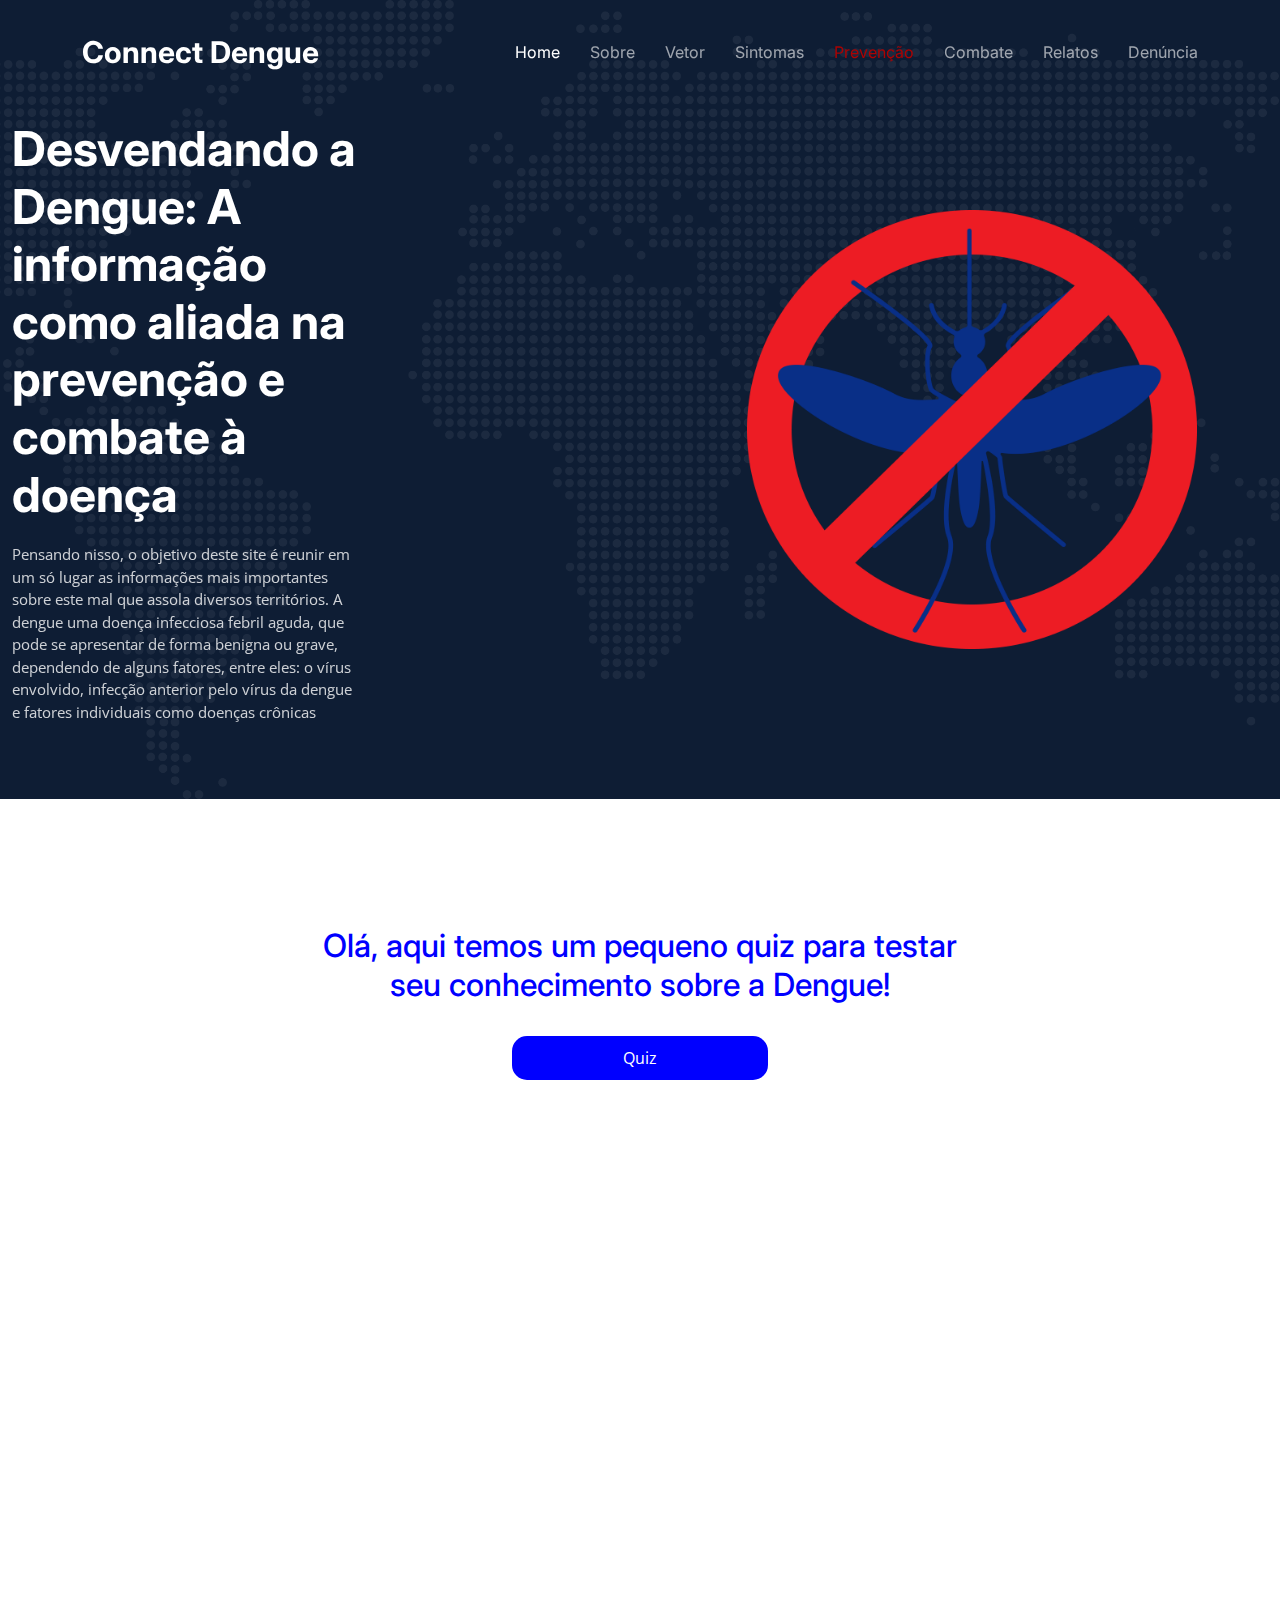
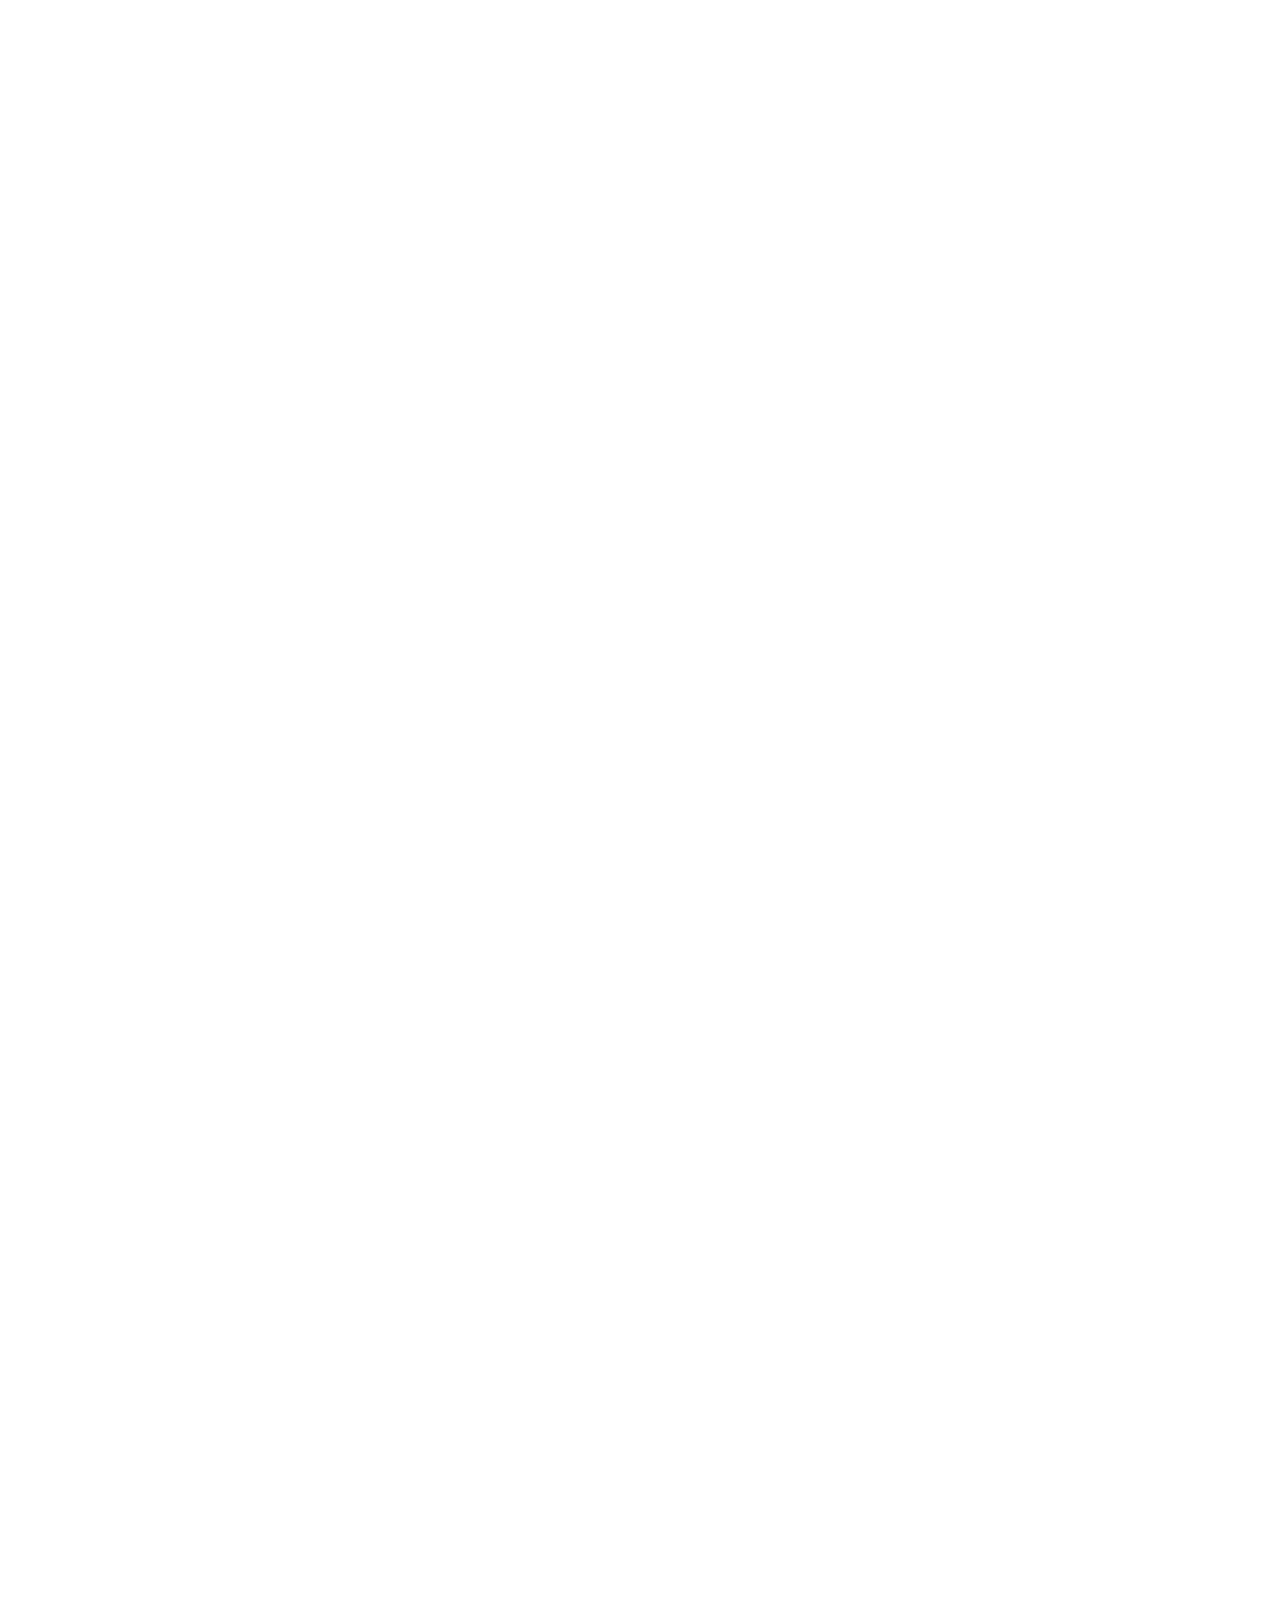
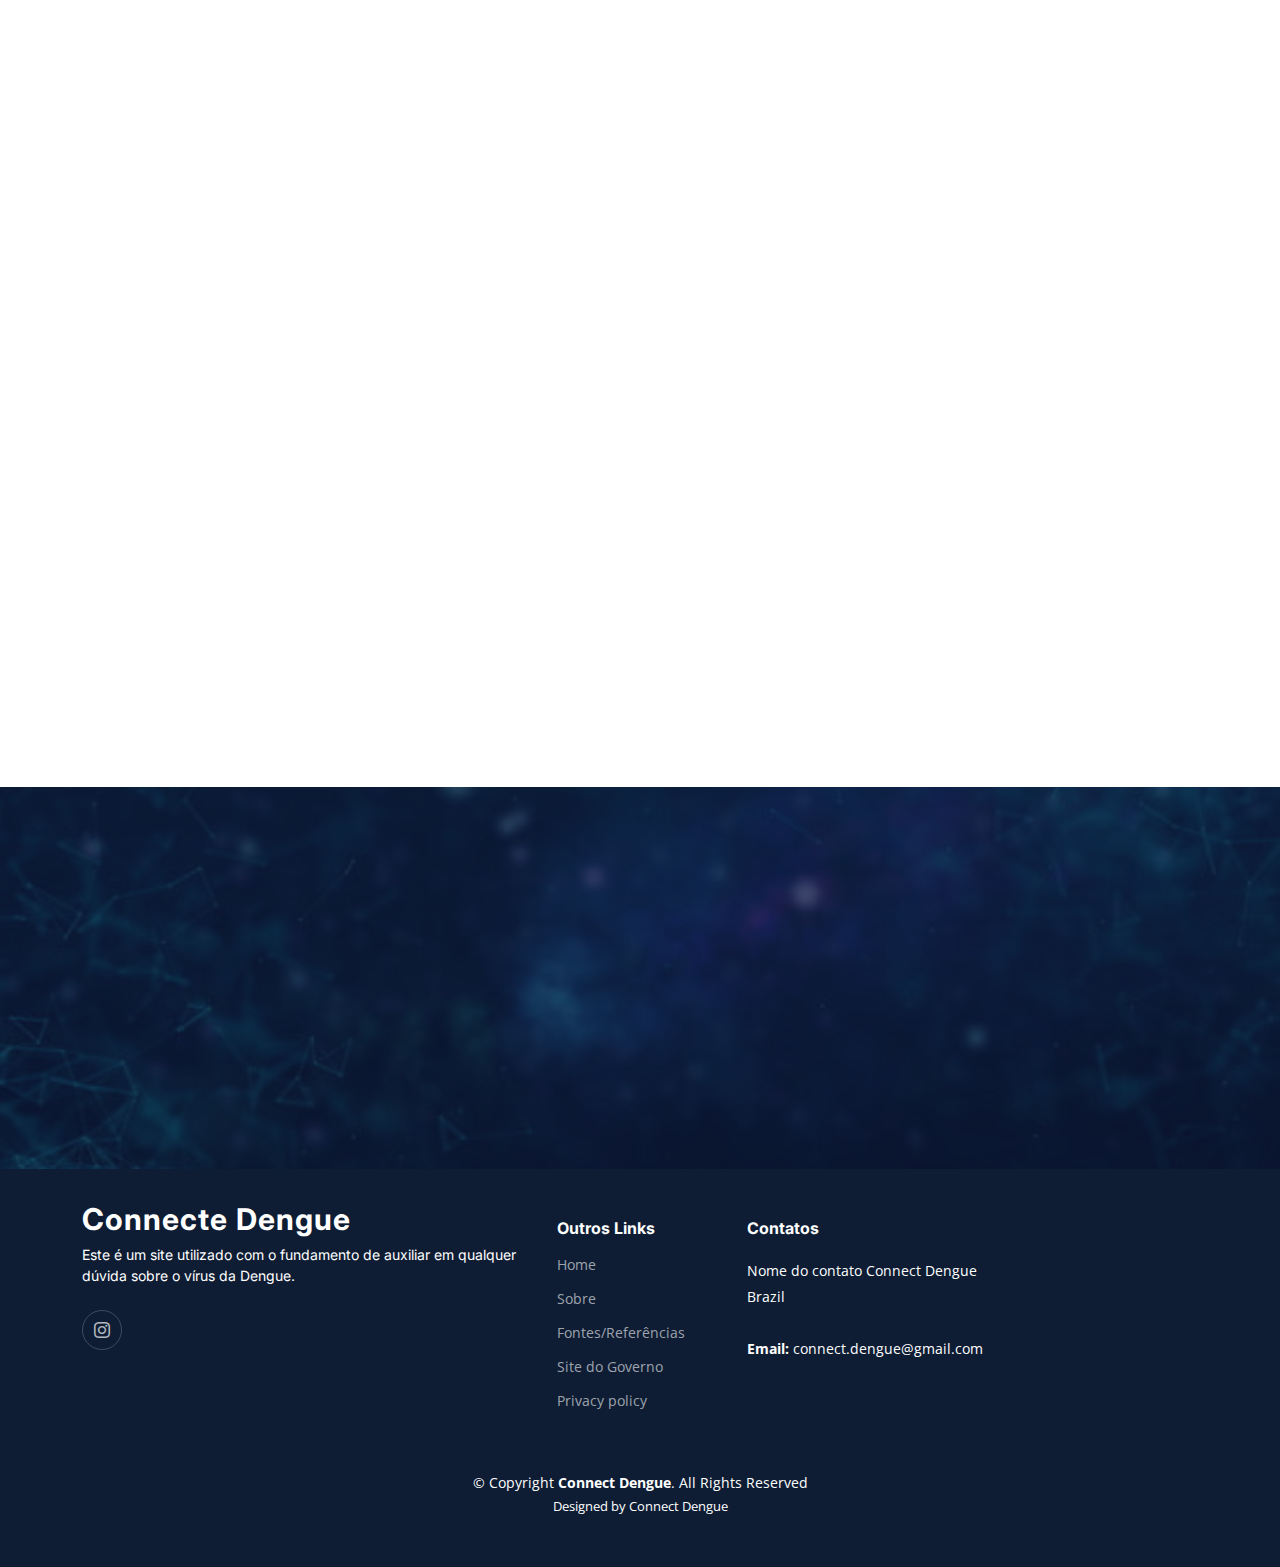
<file: index.html>
<!DOCTYPE html>
<html lang="en">

<head>
  <meta charset="utf-8">
  <meta content="width=device-width, initial-scale=1.0" name="viewport">

  <meta name="theme-color" content="#f9f9f9">
  
  <link rel="canonical" href="https://connectdenguepwa.netlify.app/">

  <meta name="apple-mobile-web-app-capable" content="yes">
  <meta name="apple-mobile-web-app-status-bar-style" content="black">
  <meta name="apple-mobile-web-app-title" content="adrian iOS">

  <link rel="apple-touch-icon" href="images/icons/icon-152x152.png">
  
  <link rel="manifest" href="manifest.json" />

  <title>Home - Connect Dengue</title>
  <meta content="" name="description">
  <meta content="" name="keywords">

  <!-- Icons da pagina
  <link href="assets/img/iconeConnectDengue.jpeg" rel="icon">
  <link href="assets/img/iconeConnectDengue.jpeg" rel="apple-touch-icon">-->

  <!-- Google Fontes -->
  <link rel="preconnect" href="https://fonts.googleapis.com">
  <link rel="preconnect" href="https://fonts.gstatic.com" crossorigin>
  <link
    href="https://fonts.googleapis.com/css2?family=Open+Sans:ital,wght@0,300;0,400;0,500;0,600;0,700;1,300;1,400;1,600;1,700&family=Poppins:ital,wght@0,300;0,400;0,500;0,600;0,700;1,300;1,400;1,500;1,600;1,700&family=Inter:ital,wght@0,300;0,400;0,500;0,600;0,700;1,300;1,400;1,500;1,600;1,700&display=swap"
    rel="stylesheet">

  <!-- Vendor CSS Files -->
  <link href="assets/vendor/bootstrap/css/bootstrap.min.css" rel="stylesheet">
  <link href="assets/vendor/bootstrap-icons/bootstrap-icons.css" rel="stylesheet">
  <link href="assets/vendor/fontawesome-free/css/all.min.css" rel="stylesheet">
  <link href="assets/vendor/glightbox/css/glightbox.min.css" rel="stylesheet">
  <link href="assets/vendor/swiper/swiper-bundle.min.css" rel="stylesheet">
  <link href="assets/vendor/aos/aos.css" rel="stylesheet">

  <!-- Link do CSS -->
  <link href="assets/css/main.css" rel="stylesheet">
</head>

<body>

  <script>
    if ("serviceWorker" in navigator) {
      if (navigator.serviceWorker.controller) {
        console.log("[PWA Builder] active service worker found, no need to register");
      } else {
        // Register the service worker
        navigator.serviceWorker
          .register("pwabuilder-sw.js", {
            scope: "./"
          })
          .then(function (reg) {
            console.log("[PWA Builder] Service worker has been registered for scope: " + reg.scope);
          });
      }
    }
  </script>

  <!-- ======= inicio Header ======= -->
  <header id="header" class="header d-flex align-items-center fixed-top">
    <div class="container-fluid container-xl d-flex align-items-center justify-content-between">

      <a href="index.html" class="logo d-flex align-items-center">
        <h1>Connect Dengue</h1>
      </a>

      <i class="mobile-nav-toggle mobile-nav-show bi bi-list"></i>
      <i class="mobile-nav-toggle mobile-nav-hide d-none bi bi-x"></i>

      <!-- Inicio navbar -->
      <nav id="navbar" class="navbar">
        <ul>
          <li><a href="index.html" class="active">Home</a></li>
          <li><a href="sobre.html">Sobre</a></li>
          <li><a href="vetor.html">Vetor</a></li>
          <li><a href="sintomas.html">Sintomas</a></li>
          <li><a href="prevencao.html" style="color: rgb(173, 2, 2);">Prevenção</a></li>
          <li><a href="combates.html">Combate</a></li>
          <li><a href="relatos.php">Relatos</a></li>
          <li><a href="denuncia.html">Denúncia</a></li>
        </ul>
      </nav><!-- fim navbar -->

    </div>
  </header>
  <!-- fim Header -->

  <!-- ======= Hero Section ======= -->
  <section id="hero" class="hero d-flex align-items-center">
    <div class="container">
      <div class="row gy-4 d-flex justify-content-between">
        <div class="col-lg-6 order-2 order-lg-1 d-flex flex-column justify-content-center">
          <h2 data-aos="fade-up">Desvendando a Dengue: A informação como aliada na prevenção e combate à doença</h2>
          <p data-aos="fade-up" data-aos-delay="100">Pensando nisso, o objetivo deste site é reunir em um só lugar as
            informações mais importantes sobre este mal que assola diversos territórios. A dengue uma doença infecciosa
            febril aguda, que pode se apresentar de forma benigna ou grave, dependendo de alguns fatores, entre eles: o
            vírus envolvido, infecção anterior pelo vírus da dengue e fatores individuais como doenças crônicas</p>

          <div class="row gy-4" data-aos="fade-up" data-aos-delay="400">

          </div><!-- End Stats Item -->
        </div><!-- End Stats Item -->
      </div><!-- End Stats Item -->
    </div><!-- End Stats Item -->
    </div>
    </div>

    <div class="col-lg-5 order-1 order-lg-2 hero-img" data-aos="zoom-out">
      <img src="assets/img/dengue-home.png" class="img-fluid mb-3 mb-lg-0" alt="Desenho da dengue com um simbolo de proibido." width="450">
    </div>

    </div>
    </div>
  </section><!-- Fim Hero Section -->

  <main id="main">

    <br><br>

    <!-- ======= Quiz Section ======= -->
    <section id="quiz">
      <h2>Olá, aqui temos um pequeno quiz para testar seu conhecimento sobre a Dengue!</h2>
      <br>
      <a href="quiz.html">
        <div id="botaoQuiz">Quiz</div>
      </a>

    </section>

    <!-- ======= end Quiz ======= -->

    <!-- ======= Sobre Nós Section ======= -->
    <section id="about" class="about pt-0">
      <div class="container" data-aos="fade-up">

        <div class="row gy-4">
          <div class="col-lg-6 position-relative align-self-start order-lg-last order-first">
            <img src="assets/img/homeDengue.jpg" class="img-fluid" alt="Desenho da dengue com um simbolo de proibido com fundo azul.">
            <figcaption>https://www.ubatuba.sp.gov.br/noticias/salacomando060821/</figcaption>
          </div>
          <div class="col-lg-6 content order-last  order-lg-first">
            <h3>Sobre nós</h3>
            <p>
              Nós estudantes do Instituto Federal de São Paulo Campus Bragança Paulista tivemos a ideia de criar um
              site que pudesse auxiliar as pessoas na identificação e combate do vírus da Dengue e seu agente
              transmissor.
            </p>
            <ul>
              <li data-aos="fade-up" data-aos-delay="100">
                <i class="bi bi-diagram-3"></i>
                <div>
                  <h5>Ideias de divulgação do site</h5>
                  <p>Nossa ideia é divulgar o nosso site por meio das redes sociais mais utilizadas na atualidade.</p>
                </div>
              </li>
              <li data-aos="fade-up" data-aos-delay="200">
                <i class="bi bi-fullscreen-exit"></i>
                <div>
                  <h5>Fontes de Informações</h5>
                  <p>Atualmente existem diversas informações sobre o vírus da Dengue, porem será que vem de fontes
                    confiáveis?
                    Em nosso site estão presentes as mais diversas informações provenientes de fontes confiáveis e
                    fontes governamentais.
                  </p>
                </div>
              </li>
            </ul>
          </div>
        </div>

      </div>
    </section><!-- Fim Sobre Nós Section -->

    <!-- ======= Fomulário Section ======= -->
    <section id="features" class="features">
      <div class="container">

        <!-- Item 1 -->
        <div class="row gy-4 align-items-center features-item" data-aos="fade-up">

          <div class="col-md-5">
            <img src="assets/img/index-duvida.jpg" class="img-fluid" alt="Homem de terno com um símbolo de interrogação como rosto." style="border-radius: 5px;">
            <figcaption>https://br.depositphotos.com/stock-photos/duvidas.html</figcaption>
          </div>
          <div class="col-md-7">
            <h3>O que a população sabe sobre a Dengue?</h3>
            <p>
              Conforme feita uma pesquisa pelo Ministério da Saúde, no primeiro trimestre de 2022, houve
              um crescimento de 43,5% no número de casos de Dengue no Brasil.
              Outra pesquisa feita pela Sociedade Brasileira de Infectologia (SBI) e pela biofarmacêutica Takeda revelou
              que
              31% dos brasileiros acreditavam que a dengue acabou deixando de existir durante a pandemia de coronavírus
              (Covid-19).
            </p>
          </div>
        </div><!-- Fim Item 1 -->

        <!-- Item 2 -->
        <div class="row gy-4 align-items-center features-item" data-aos="fade-up">
          <div class="col-md-5 order-1 order-md-2">
            <img src="assets/img/index-telefone.jpg" class="img-fluid" alt="Pessoas ligando para lugares usando seus celulares.">
            <figcaption>https://pt.vecteezy.com/arte-vetorial/5262181-pessoas-falando-telefone-em-redondo-quadros
            </figcaption>
          </div>
          <div class="col-md-7 order-2 order-md-1">
            <h3></h3>
            <p>
              A pesquisa ouviu 2 mil brasileiros por telefone no ano de 2021, e foi realizada pela inteligência em
              Pesquisa e Consultoria (Ipec). Onde mostrou que 22% dos entrevistados alegaram dizer que o risco da doença
              da denque havia diminuido, 28% alegaram não terem ouvido falar mais da efermidade, e 22% responderam que
              "toda doença agora é covid-19" e que não há casos de dengue.
            </p>
          </div>
        </div><!-- Fim Item 2 -->

        <!-- Item 3 -->
        <div class="row gy-4 align-items-center features-item" data-aos="fade-up">
          <div class="col-md-5">
            <img src="assets/img/index-mosquito.jpeg" class="img-fluid" alt="Imagem de um mosquito na ponta do dedo.">
            <figcaption>https://www.joinville.sc.gov.br/dengue/</figcaption>
          </div>
          <div class="col-md-7">
            <h3></h3>
            <p>
              Entre os brasileiros consultados, 30% afirmaram já ter tido dengue e 70% disseram
              conhecer alguém que já teve a doença. Entre os que já tiveram a doença, pouco mais da
              metade (55% do total) afirmou ter feito alguma mudança em sua casa para evitar a
              proliferação do mosquito, tal como aumentar a limpeza do quintal, evitar deixar água parada
              em vasos de plantas e aumentar o cuidado com a água parada.
            </p>

          </div>
        </div><!-- Fim Item 3 -->

        <!-- Item 4 -->
        <div class="row gy-4 align-items-center features-item" data-aos="fade-up">
          <div class="col-md-5 order-1 order-md-2">
            <img src="assets/img/inedex-mosquito-picando.jpg" class="img-fluid" alt="Imagem de um mosquito da dengue tirada em macro.">
            <figcaption>
              https://www.cati.sp.gov.br/portal/imprensa/noticia/altas-temperaturas-e-chuvas-faz-proliferacao-de-mosquitos-aumentar
            </figcaption>
          </div>
          <div class="col-md-7 order-2 order-md-1">
            <h3></h3>
            <p>
              Apesar de a pesquisa ter apontado que o brasileiro conhece a doença, ainda há
              desconhecimento sobre como ela se desenvolve e suas formas de prevenção e de transmissão.
              A forma de contágio, por exemplo, não é totalmente conhecida pela população: 76%
              acertaram, dizendo que ela decorre da picada de mosquito, mas 8% disseram não se lembrar
              de como ocorre a transmissão e 4% mencionaram que ela ocorre de pessoa para pessoa - o
              que não acontece. Além disso, seis em cada dez entrevistados (59%) não sabiam quantas
              vezes uma pessoa pode contrair a doença
            </p>
          </div>
        </div><!-- Fim Item 4 -->
      </div>
      <!-- Fim Formulário Section -->

      <div class="row gy-4 align-items-center features-item" data-aos="fade-up">
        <div class="col-md-5">
          <img src="assets/img/index-tabela.webp" class="img-fluid" alt="Gráfico com dados que demostra que as pessoas desconhecem sobre como ele realmente funciona, com dados, por exemplo, se a população sabe se este vírus pode levar a morte.">
          <figcaption>
            https://revistagalileu.globo.com/Ciencia/Saude/noticia/2022/03/pesquisa-revela-descaso-com-prevencao-dengue-durante-pandemia-no-pais.html
          </figcaption>
        </div>
        <div class="col-md-7">
          <h3></h3>
          <p>
            Mesmo tendo grande assertividade para os locais com maior risco de contágio, mais de 50%
            associaram como situações de risco: pessoas que nunca tiveram dengue, mais velhas e com
            imunidade baixa. Além disso, 12% desconhecem a forma de contágio da doença. <br>
            16% afirmam que podem contrair um número ilimitado de vezes. Apenas 2% reconhecem
            que uma pessoa pode pegar dengue até 4 vezes. <br>
            Em relação ao tratamento, muitos acreditam que remédios são essenciais para o tratamento da
            dengue, seja indicado por um médico (30%) ou para dor/febre (25%). 20% não sabem como é
            feito o tratamento da doença. <br>

          </p>

        </div>
      </div><!-- Fim Item 3 -->
    </section>
    <!-- ======= Criadores Section ======= -->
    <section id="testimonials" class="testimonials">
      <div class="container">

        <div class="slides-1 swiper" data-aos="fade-up">
          <div class="swiper-wrapper">

            <div class="swiper-slide">
              <div class="testimonial-item">
                <img src="assets/img/integrantes/adrian-home.jpg" class="testimonial-img" alt="Foto do integrante e criador do projeto Adrian.">
                <h3>Adrian Eduardo</h3>
                <h4>Jovem Estudante</h4>
              </div>
            </div><!-- Fim criador 1 -->

            <div class="swiper-slide">
              <div class="testimonial-item">
                <img src="assets/img/integrantes/eder-home.jpeg" class="testimonial-img" alt="Foto do integrante e criador do projeto Eder.">
                <h3>Eder</h3>
                <h4>Jovem Estudante</h4>
              </div>
            </div><!-- Fim criador 2 -->

            <div class="swiper-slide">
              <div class="testimonial-item">
                <img src="assets/img/integrantes/guilherme-home.jpeg" class="testimonial-img" alt="Foto do integrante e criador do projeto Guilherme.">
                <h3>Guilherme</h3>
                <h4>Jovem Estudante</h4>
              </div>
            </div><!-- Fim criador 3 -->

            <div class="swiper-slide">
              <div class="testimonial-item">
                <img src="assets/img/integrantes/joaoPedro-home.jpeg" class="testimonial-img" alt="Foto do integrante e criador do projeto João Pedro.">
                <h3>João Pedro</h3>
                <h4>Jovem Estudante</h4>
              </div>
            </div><!-- Fim criador 4 -->
          </div>
          <div class="swiper-pagination"></div>
        </div>
      </div>
    </section><!-- Fim Criadores Section -->

  </main><!-- Fim main -->

  <!-- ======= Footer ======= -->
  <footer id="footer" class="footer">

    <div class="container">
      <div class="row gy-4">
        <div class="col-lg-5 col-md-12 footer-info">
          <a href="index.html" class="logo d-flex align-items-center">
            <span>Connecte Dengue</span>
          </a>
          <p>Este é um site utilizado com o fundamento de auxiliar em qualquer dúvida sobre o vírus da Dengue.</p>
          <div class="social-links d-flex mt-4">
            <a href="https://www.instagram.com/connect_dengue/?igshid=MzRlODBiNWFlZA%3D%3D" class="instagram"><i class="bi bi-instagram"></i></a>
          </div>
        </div>

        <div class="col-lg-2 col-6 footer-links">
          <h4>Outros Links</h4>
          <ul>
            <li><a href="index.html">Home</a></li>
            <li><a href="sobre.html">Sobre</a></li>
            <li><a href="fontes.html">Fontes/Referências</a></li>
            <li><a href="https://saude.sp.gov.br/">Site do Governo</a></li>
            <li><a href="#">Privacy policy</a></li>
          </ul>
        </div>

        <div class="col-lg-3 col-md-12 footer-contact text-center text-md-start">
          <h4>Contatos</h4>
          <p>
            Nome do contato Connect Dengue<br>
            Brazil<br><br>
            <strong>Email:</strong> connect.dengue@gmail.com<br>
          </p>

        </div>

      </div>
    </div>

    <div class="container mt-4">
      <div class="copyright">
        &copy; Copyright <strong><span>Connect Dengue</span></strong>. All Rights Reserved
      </div>
      <div class="credits">
        Designed by <a href="#">Connect Dengue</a>
      </div>
    </div>

  </footer>
  <!-- End Footer -->

  <a href="#" class="scroll-top d-flex align-items-center justify-content-center"><i
      class="bi bi-arrow-up-short"></i></a>

  <div id="preloader"></div>

  <!-- Vendor JS Files -->
  <script src="assets/vendor/bootstrap/js/bootstrap.bundle.min.js"></script>
  <script src="assets/vendor/purecounter/purecounter_vanilla.js"></script>
  <script src="assets/vendor/glightbox/js/glightbox.min.js"></script>
  <script src="assets/vendor/swiper/swiper-bundle.min.js"></script>
  <script src="assets/vendor/aos/aos.js"></script>
  <script src="assets/vendor/php-email-form/validate.js"></script>

  <!-- Template Main JS File -->
  <script src="assets/js/main.js"></script>

</body>

</html>
</file>
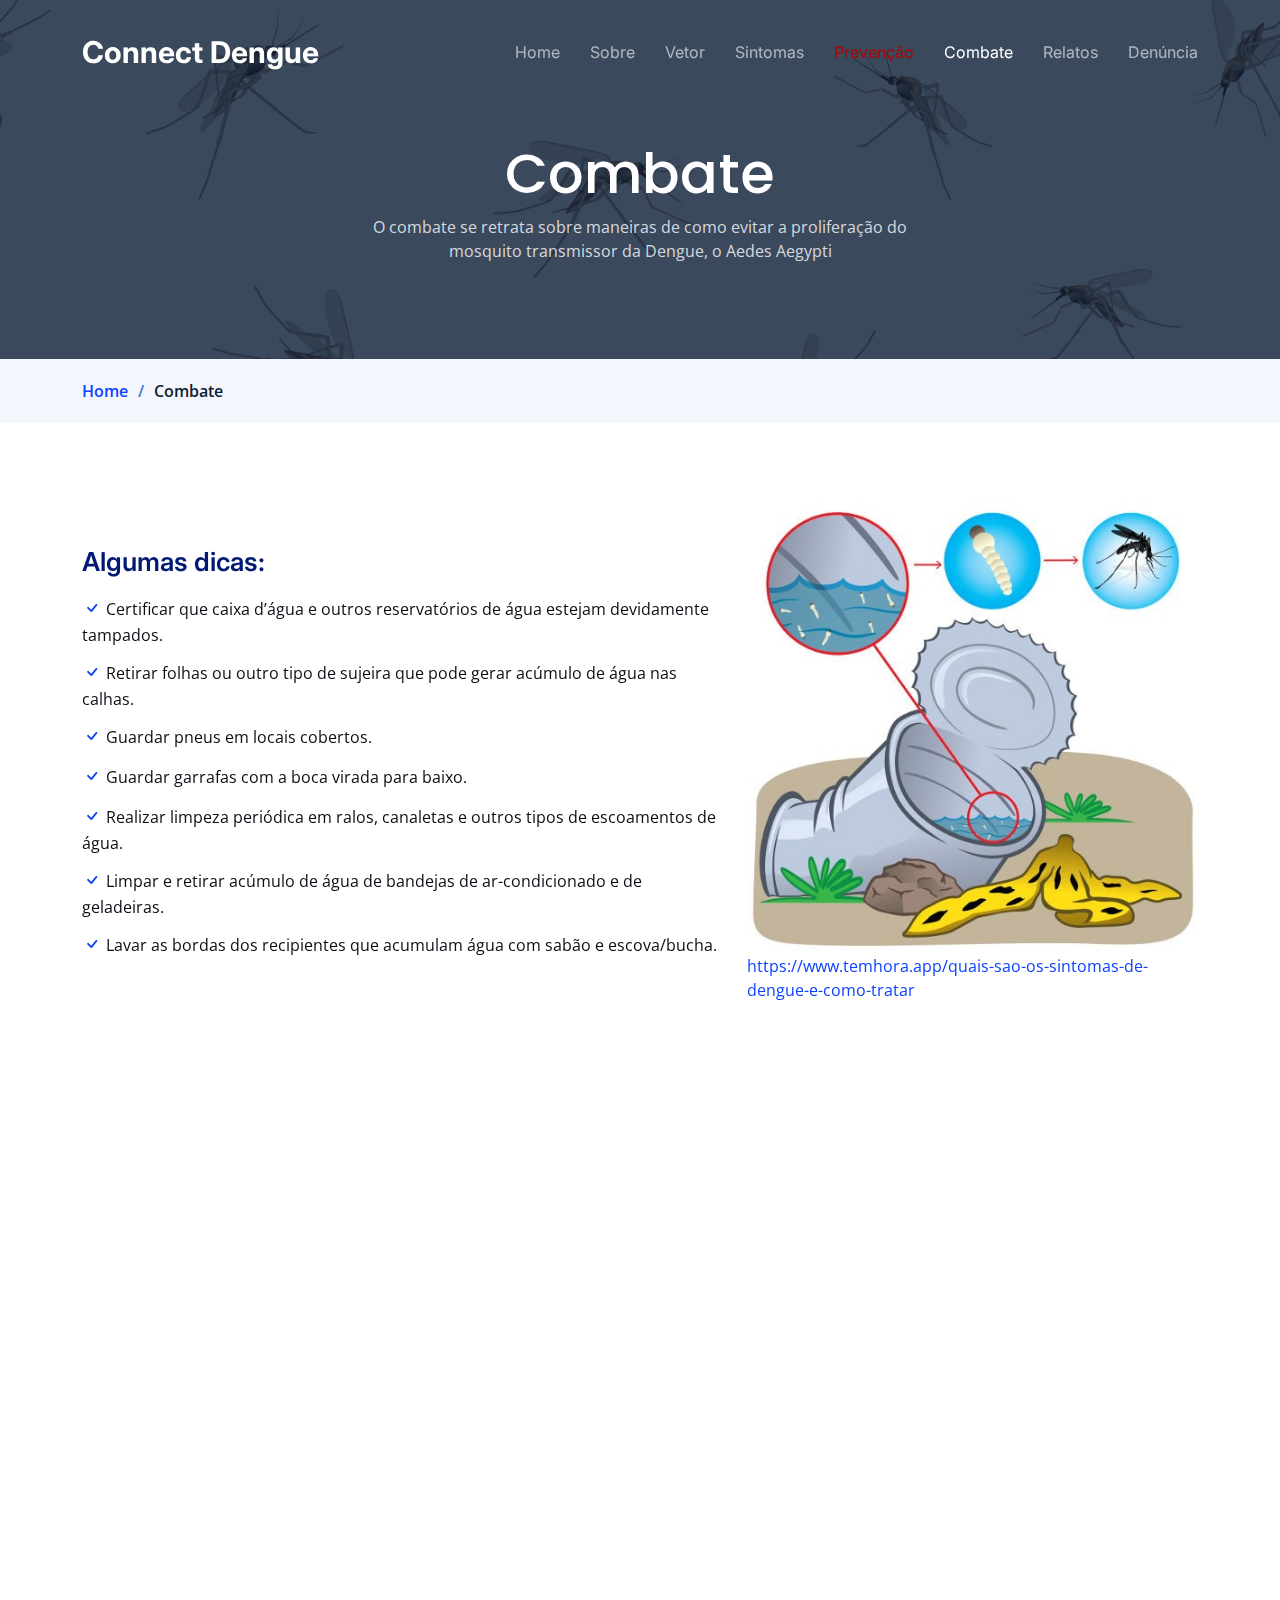
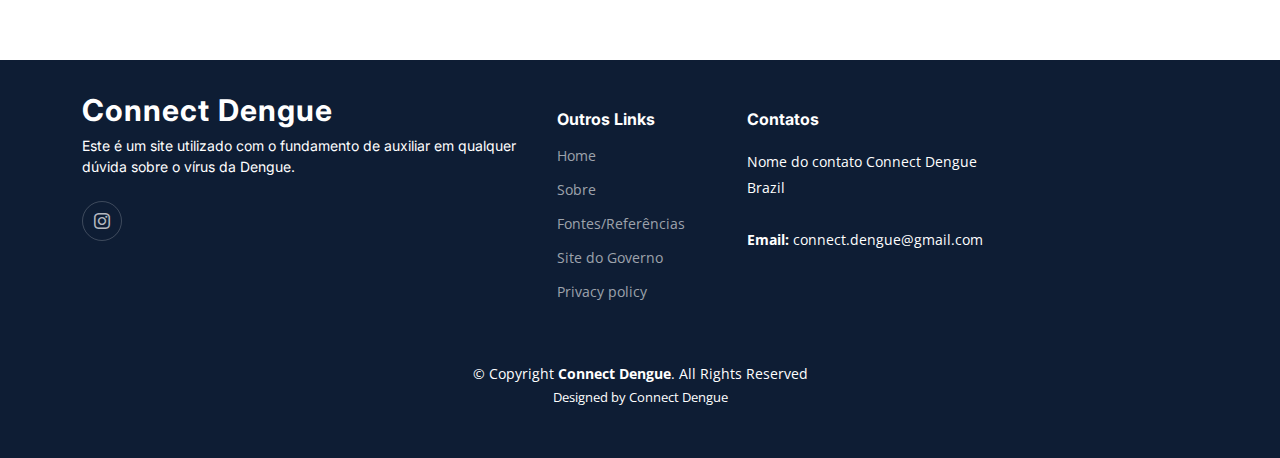
<file: combates.html>
<!DOCTYPE html>
<html lang="en">

<head>
  <meta charset="utf-8">
  <meta content="width=device-width, initial-scale=1.0" name="viewport">

  <title>Combate - Connect Dengue</title>
  <meta content="" name="description">
  <meta content="" name="keywords">

  <!-- Favicons -->
  <link href="images/icons/icon-152x152.png" rel="icon">
  <link href="images/icons/icon-152x152.png" rel="apple-touch-icon">

  <!-- Google Fonts -->
  <link rel="preconnect" href="https://fonts.googleapis.com">
  <link rel="preconnect" href="https://fonts.gstatic.com" crossorigin>
  <link
    href="https://fonts.googleapis.com/css2?family=Open+Sans:ital,wght@0,300;0,400;0,500;0,600;0,700;1,300;1,400;1,600;1,700&family=Poppins:ital,wght@0,300;0,400;0,500;0,600;0,700;1,300;1,400;1,500;1,600;1,700&family=Inter:ital,wght@0,300;0,400;0,500;0,600;0,700;1,300;1,400;1,500;1,600;1,700&display=swap"
    rel="stylesheet">

  <!-- Vendor CSS Files -->
  <link href="assets/vendor/bootstrap/css/bootstrap.min.css" rel="stylesheet">
  <link href="assets/vendor/bootstrap-icons/bootstrap-icons.css" rel="stylesheet">
  <link href="assets/vendor/fontawesome-free/css/all.min.css" rel="stylesheet">
  <link href="assets/vendor/glightbox/css/glightbox.min.css" rel="stylesheet">
  <link href="assets/vendor/swiper/swiper-bundle.min.css" rel="stylesheet">
  <link href="assets/vendor/aos/aos.css" rel="stylesheet">

  <!-- Template Main CSS File -->
  <link href="assets/css/main.css" rel="stylesheet">

</head>

<body>

  <!-- ======= Header ======= -->
  <header id="header" class="header d-flex align-items-center fixed-top">
    <div class="container-fluid container-xl d-flex align-items-center justify-content-between">

      <a href="index.html" class="logo d-flex align-items-center">
        <h1>Connect Dengue</h1>
      </a>

      <i class="mobile-nav-toggle mobile-nav-show bi bi-list"></i>
      <i class="mobile-nav-toggle mobile-nav-hide d-none bi bi-x"></i>
      <nav id="navbar" class="navbar">
        <ul>
          <li><a href="index.html">Home</a></li>
          <li><a href="sobre.html">Sobre</a></li>
          <li><a href="vetor.html">Vetor</a></li>
          <li><a href="sintomas.html">Sintomas</a></li>
          <li><a href="prevencao.html" style="color: rgb(173, 2, 2);">Prevenção</a></li>
          <li><a href="combates.html" class="active">Combate</a></li>
          <li><a href="relatos.php">Relatos</a></li>
          <li><a href="denuncia.html">Denúncia</a></li>
        </ul>
      </nav><!-- .navbar -->

    </div>
  </header><!-- End Header -->
  <!-- End Header -->

  <main id="main">

    <!-- ======= Breadcrumbs ======= -->
    <div class="breadcrumbs">
      <div class="page-header d-flex align-items-center" style="background-image: url('assets/img/inicial-todas.jpg');">
        <div class="container position-relative">
          <div class="row d-flex justify-content-center">
            <div class="col-lg-6 text-center">
              <h2>Combate</h2>
              <p>O combate se retrata sobre maneiras de como evitar a proliferação do mosquito transmissor da Dengue, o
                Aedes Aegypti</p>
            </div>
          </div>
        </div>
      </div>
      <nav>
        <div class="container">
          <ol>
            <li><a href="index.html">Home</a></li>
            <li>Combate</li>
          </ol>
        </div>
      </nav>
    </div><!-- End Breadcrumbs -->

    <!-- ======= Features Section ======= -->
    <section id="features" class="features">
      <div class="container">



        <div class="row gy-4 align-items-center features-item" data-aos="fade-up">
          <div class="col-md-5 order-1 order-md-2">
            <figure>
              <img src="assets/img/agua-parada-dengue-combate.jpg" class="img-fluid" alt="Lata de alumínio com água parada, na qual possui larvas da dengue que virarão mosquitos-da-dengue.">
              <figurecaption> <a
                  href="https://www.temhora.app/quais-sao-os-sintomas-de-dengue-e-como-tratar">https://www.temhora.app/quais-sao-os-sintomas-de-dengue-e-como-tratar</a>
              </figurecaption>
            </figure>
          </div>
          <div class="col-md-7 order-2 order-md-1">
            <h3>Algumas dicas:</h3>
            <p>
            <ul>
              <li><i class="bi bi-check"></i>Certificar que caixa d’água e outros reservatórios de água estejam
                devidamente tampados.</li>
              <li><i class="bi bi-check"></i>Retirar folhas ou outro tipo de sujeira que pode gerar acúmulo de água nas
                calhas.</li>
              <li><i class="bi bi-check"></i>Guardar pneus em locais cobertos.</li>
              <li><i class="bi bi-check"></i>Guardar garrafas com a boca virada para baixo.</li>
              <li><i class="bi bi-check"></i>Realizar limpeza periódica em ralos, canaletas e outros tipos de
                escoamentos de água.</li>
              <li><i class="bi bi-check"></i>Limpar e retirar acúmulo de água de bandejas de ar-condicionado e de
                geladeiras.</li>
              <li><i class="bi bi-check"></i>Lavar as bordas dos recipientes que acumulam água com sabão e escova/bucha.
              </li>
            </ul>
            </p>
          </div>
        </div><!-- Features Item -->

        <div class="row gy-4 align-items-center features-item" data-aos="fade-up">
          <div class="col-md-5 order-1 order-md-2">
            <figure>
              <img src="assets/img/procriacao-dengue-combate.jpg" class="img-fluid" alt="Pote de vidro com larvas do vírus da dengue.">
              <figurecaption> <a
                  href="https://revistagalileu.globo.com/amp/Ciencia/Saude/noticia/2021/04/reservatorios-de-agua-improvisados-aumentam-risco-de-dengue-apos-secas.html">https://revistagalileu.globo.com/amp/Ciencia/Saude/noticia/2021/04/reservatorios-de-agua-improvisados-aumentam-risco-de-dengue-apos-secas.html</a>
              </figurecaption>
            </figure>
          </div>
          <div class="col-md-7 order-2 order-md-1">
            <h3></h3>
            <p>
            <ul>
              <li><i class="bi bi-check"></i>Jogar as larvas na terra ou no chão seco.</li>
              <li><i class="bi bi-check"></i>Para grandes depósitos de água e outros reservatórios de água para consumo
                humano é necessária a presença de agente de saúde para aplicação do larvicida.</li>
              <li><i class="bi bi-check"></i>Utilizar areia nos pratos de vasos de plantas ou realizar limpeza semanal.
              </li>
              <li><i class="bi bi-check"></i>Retirar água e fazer limpeza periódica em plantas e árvores que podem
                acumular água, como bambu e bromélias.</li>
              <li><i class="bi bi-check"></i>Guardar baldes com a boca virada para baixo</li>
              <li><i class="bi bi-check"></i>Esticar lonas usadas para cobrir objetos, como pneus e entulhos.</li>
              <li><i class="bi bi-check"></i>Manter limpas as piscinas.</li>
              <li><i class="bi bi-check"></i> Guardar ou jogar no lixo os objetos que pode acumular água: tampas de
                garrafa, folhas secas, brinquedos</li>
            </ul>
            </p>
            <p>Acesse mais em: <a href="https://www.saofranciscodooeste.rn.gov.br/informa.php?id=952">https://www.saofranciscodooeste.rn.gov.br/informa.php?id=952 </a></p>
          </div>
        </div><!-- Features Item -->

      </div>
    </section><!-- End Features Section -->

  </main><!-- End #main -->

  <!-- ======= Footer ======= -->
  <footer id="footer" class="footer">

    <div class="container">
      <div class="row gy-4">
        <div class="col-lg-5 col-md-12 footer-info">
          <a href="index.html" class="logo d-flex align-items-center">
            <span>Connect Dengue</span>
          </a>
          <p>Este é um site utilizado com o fundamento de auxiliar em qualquer dúvida sobre o vírus da Dengue.</p>
          <div class="social-links d-flex mt-4">
            <a href="https://www.instagram.com/connect_dengue/?igshid=MzRlODBiNWFlZA%3D%3D" class="instagram"><i class="bi bi-instagram"></i></a>
          </div>
        </div>

        <div class="col-lg-2 col-6 footer-links">
          <h4>Outros Links</h4>
          <ul>
            <li><a href="index.html">Home</a></li>
            <li><a href="sobre.html">Sobre</a></li>
            <li><a href="fontes.html">Fontes/Referências</a></li>
            <li><a href="https://saude.sp.gov.br/">Site do Governo</a></li>
            <li><a href="#">Privacy policy</a></li>
          </ul>
        </div>

        <div class="col-lg-3 col-md-12 footer-contact text-center text-md-start">
          <h4>Contatos</h4>
          <p>
            Nome do contato Connect Dengue<br>
            Brazil<br><br>
            <strong>Email:</strong> connect.dengue@gmail.com<br>
          </p>

        </div>

      </div>
    </div>

    <div class="container mt-4">
      <div class="copyright">
        &copy; Copyright <strong><span>Connect Dengue</span></strong>. All Rights Reserved
      </div>
      <div class="credits">
        Designed by <a href="#">Connect Dengue</a>
      </div>
    </div>

  </footer><!-- End Footer -->
  <!-- End Footer -->

  <a href="#" class="scroll-top d-flex align-items-center justify-content-center"><i
      class="bi bi-arrow-up-short"></i></a>

  <div id="preloader"></div>

  <!-- Vendor JS Files -->
  <script src="assets/vendor/bootstrap/js/bootstrap.bundle.min.js"></script>
  <script src="assets/vendor/purecounter/purecounter_vanilla.js"></script>
  <script src="assets/vendor/glightbox/js/glightbox.min.js"></script>
  <script src="assets/vendor/swiper/swiper-bundle.min.js"></script>
  <script src="assets/vendor/aos/aos.js"></script>
  <script src="assets/vendor/php-email-form/validate.js"></script>

  <!-- Template Main JS File -->
  <script src="assets/js/main.js"></script> 

</body>

</html>
</file>
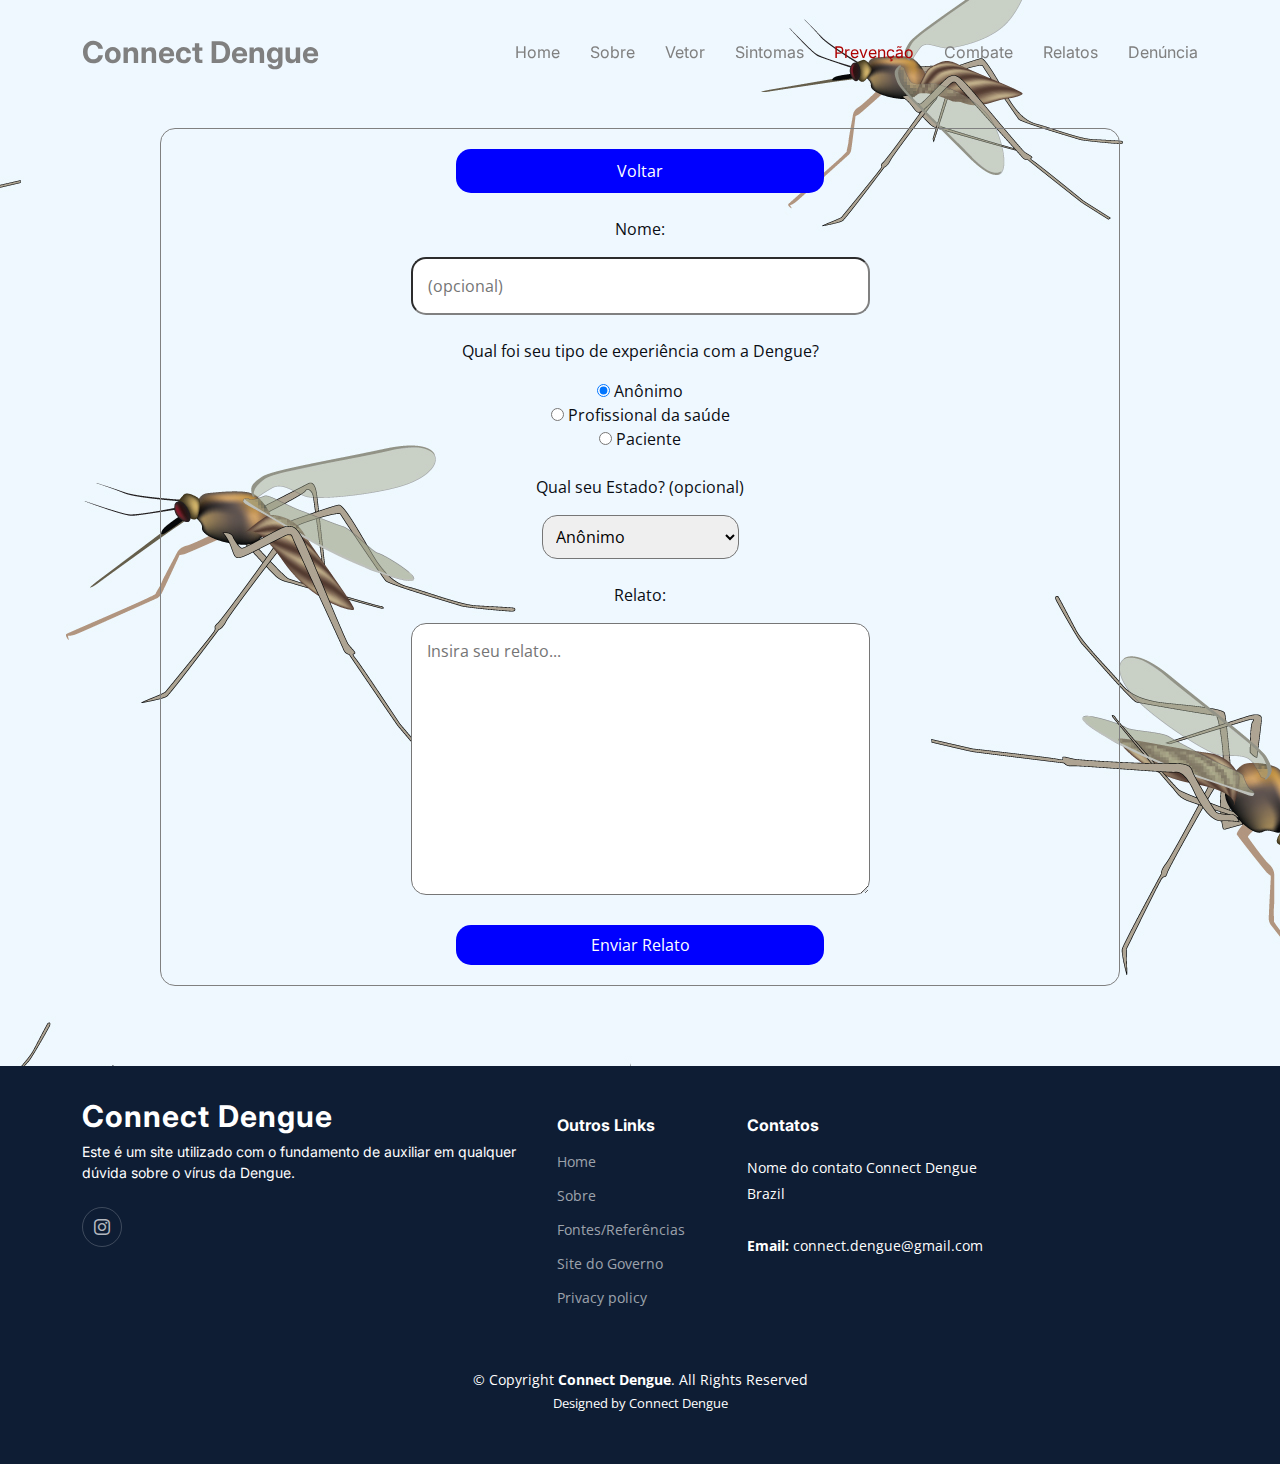
<file: criar-relato.html>
<!DOCTYPE html>
<html lang="en">

<head>
  <meta charset="utf-8">
  <meta content="width=device-width, initial-scale=1.0" name="viewport">

  <title>Criar Relato - Connect Dengue</title>
  <meta content="" name="description">
  <meta content="" name="keywords">

  <!-- Favicons -->
  <link href="images/icons/icon-152x152.png" rel="icon">
  <link href="images/icons/icon-152x152.png" rel="apple-touch-icon">

  <!-- Google Fonts -->
  <link rel="preconnect" href="https://fonts.googleapis.com">
  <link rel="preconnect" href="https://fonts.gstatic.com" crossorigin>
  <link
    href="https://fonts.googleapis.com/css2?family=Open+Sans:ital,wght@0,300;0,400;0,500;0,600;0,700;1,300;1,400;1,600;1,700&family=Poppins:ital,wght@0,300;0,400;0,500;0,600;0,700;1,300;1,400;1,500;1,600;1,700&family=Inter:ital,wght@0,300;0,400;0,500;0,600;0,700;1,300;1,400;1,500;1,600;1,700&display=swap"
    rel="stylesheet">

  <!-- Vendor CSS Files -->
  <link href="assets/vendor/bootstrap/css/bootstrap.min.css" rel="stylesheet">
  <link href="assets/vendor/bootstrap-icons/bootstrap-icons.css" rel="stylesheet">
  <link href="assets/vendor/fontawesome-free/css/all.min.css" rel="stylesheet">
  <link href="assets/vendor/glightbox/css/glightbox.min.css" rel="stylesheet">
  <link href="assets/vendor/swiper/swiper-bundle.min.css" rel="stylesheet">
  <link href="assets/vendor/aos/aos.css" rel="stylesheet">

  <!-- Template Main CSS File -->
  <link href="assets/css/main.css" rel="stylesheet">

</head>

<body>

  <!-- ======= Header ======= -->
  <header id="header" class="header d-flex align-items-center fixed-top">
    <div class="container-fluid container-xl d-flex align-items-center justify-content-between">

      <a href="index.html" class="logo d-flex align-items-center">

        <h1 style="color: grey;">Connect Dengue</h1>
      </a>

      <i class="mobile-nav-toggle mobile-nav-show bi bi-list"></i>
      <i class="mobile-nav-toggle mobile-nav-hide d-none bi bi-x"></i>
      <nav id="navbar" class="navbar">
        <ul>
          <li><a href="index.html" style="color: grey;">Home</a></li>
          <li><a href="sobre.html" style="color: grey;">Sobre</a></li>
          <li><a href="vetor.html" style="color: grey;">Vetor</a></li>
          <li><a href="sintomas.html" style="color: grey;">Sintomas</a></li>
          <li><a href="prevencao.html" style="color: rgb(173, 2, 2);">Prevenção</a></li>
          <li><a href="combates.html" style="color: grey;">Combate</a></li>
          <li><a href="relatos.php" style="color: grey;">Relatos</a></li>
          <li><a href="denuncia.html" style="color: grey;">Denúncia</a></li>
        </ul>
      </nav><!-- navbar -->

    </div>
  </header>
  <!-- End Header -->

  <main id="fundo-criar-relato" style="background-image: url('assets/img/inicial-todas.jpg');">
    <main id="main"><br><br>

      <section>
        <div id="bordinha">
          <a href="relatos.html">
            <div id="botaoQuiz">Voltar</div>
          </a><br>

          <form action="forms/relato.php" method="POST" id="criarRelato" >
            <p>Nome: </p>
            <input type="text" name="nome" id="nome" placeholder="(opcional)"> <br><br>

            <p>Qual foi seu tipo de experiência com a Dengue?</p>

            <input type="radio" name="anonimo" id="anonimo" value="Anônimo" checked>
            <label for="anonimo">Anônimo</label><br>

            <input type="radio" name="anonimo" id="profissional" value="Profissional">
            <label for="profissional">Profissional da saúde</label><br>

            <input type="radio" name="anonimo" id="paciente" value="Paciente">
            <label for="paciente">Paciente</label><br><br>

            <p>Qual seu Estado? (opcional)</p>
            <select name="estado" id="estados">
              <option value="Anônimo">Anônimo</option>
              <option value="Acre">Acre</option>
              <option value="Alagoas">Alagoas</option>
              <option value="Amapá">Amapá</option>
              <option value="Amazonas">Amazonas</option>
              <option value="Bahia">Bahia</option>
              <option value="Ceará">Ceará</option>
              <option value="Distrito Federal">Distrito Federal</option>
              <option value="Espírito Santo">Espírito Santo</option>
              <option value="Goiás">Goiás</option>
              <option value="Maranhão">Maranhão</option>
              <option value="Mato Grosso">Mato Grosso</option>
              <option value="Mato Grosso do Sul">Mato Grosso do Sul</option>
              <option value="Minas Gerais">Minas Gerais</option>
              <option value="Pará">Pará</option>
              <option value="Paraíba">Paraíba</option>
              <option value="Paraná">Paraná</option>
              <option value="Pernambuco">Pernambuco</option>
              <option value="Piauí">Piauí</option>
              <option value="Rio de Janeiro">Rio de Janeiro</option>
              <option value="Rio Grande do Norte">Rio Grande do Norte</option>
              <option value="Rio Grande do Sul">Rio Grande do Sul</option>
              <option value="Rondônia">Rondônia</option>
              <option value="Roraima">Roraima</option>
              <option value="Santa Catarina">Santa Catarina</option>
              <option value="São Paulo">São Paulo</option>
              <option value="Sergipe">Sergipe</option>
              <option value="Tocantins">Tocantins</option>
            </select><br><br>

            <p>Relato: </p>
            <textarea type="text" name="relato" id="relato" cols="30" rows="10"
              placeholder="Insira seu relato..." required></textarea><br><br>

            <button id="enviar" type="submit">Enviar Relato</button>
          </form>
        </div>
      </section>
    </main>
  </main><!-- End #main -->

  <!-- ======= Footer ======= -->
  <footer id="footer" class="footer">

    <div class="container">
      <div class="row gy-4">
        <div class="col-lg-5 col-md-12 footer-info">
          <a href="index.html" class="logo d-flex align-items-center">
            <span>Connect Dengue</span>
          </a>
          <p>Este é um site utilizado com o fundamento de auxiliar em qualquer dúvida sobre o vírus da Dengue.</p>
          <div class="social-links d-flex mt-4">
            <a href="https://www.instagram.com/connect_dengue/?igshid=MzRlODBiNWFlZA%3D%3D" class="instagram"><i class="bi bi-instagram"></i></a>
          </div>
        </div>

        <div class="col-lg-2 col-6 footer-links">
          <h4>Outros Links</h4>
          <ul>
            <li><a href="index.html">Home</a></li>
            <li><a href="sobre.html">Sobre</a></li>
            <li><a href="fontes.html">Fontes/Referências</a></li>
            <li><a href="https://saude.sp.gov.br/">Site do Governo</a></li>
            <li><a href="#">Privacy policy</a></li>
          </ul>
        </div>

        <div class="col-lg-3 col-md-12 footer-contact text-center text-md-start">
          <h4>Contatos</h4>
          <p>
            Nome do contato Connect Dengue<br>
            Brazil<br><br>
            <strong>Email:</strong> connect.dengue@gmail.com<br>
          </p>

        </div>

      </div>
    </div>

    <div class="container mt-4">
      <div class="copyright">
        &copy; Copyright <strong><span>Connect Dengue</span></strong>. All Rights Reserved
      </div>
      <div class="credits">
        Designed by <a href="#">Connect Dengue</a>
      </div>
    </div>

  </footer><!-- End Footer -->
  <!-- End Footer -->

  <a href="#" class="scroll-top d-flex align-items-center justify-content-center"><i
      class="bi bi-arrow-up-short"></i></a>

  <div id="preloader"></div>

  <!-- Vendor JS Files -->
  <script src="assets/vendor/bootstrap/js/bootstrap.bundle.min.js"></script>
  <script src="assets/vendor/purecounter/purecounter_vanilla.js"></script>
  <script src="assets/vendor/glightbox/js/glightbox.min.js"></script>
  <script src="assets/vendor/swiper/swiper-bundle.min.js"></script>
  <script src="assets/vendor/aos/aos.js"></script>
  <script src="assets/vendor/php-email-form/validate.js"></script>

  <!-- Template Main JS File -->
  <script src="assets/js/main.js"></script>
  <script src="assets/js/validar_relato.js"></script>

</body>

</html>
</file>
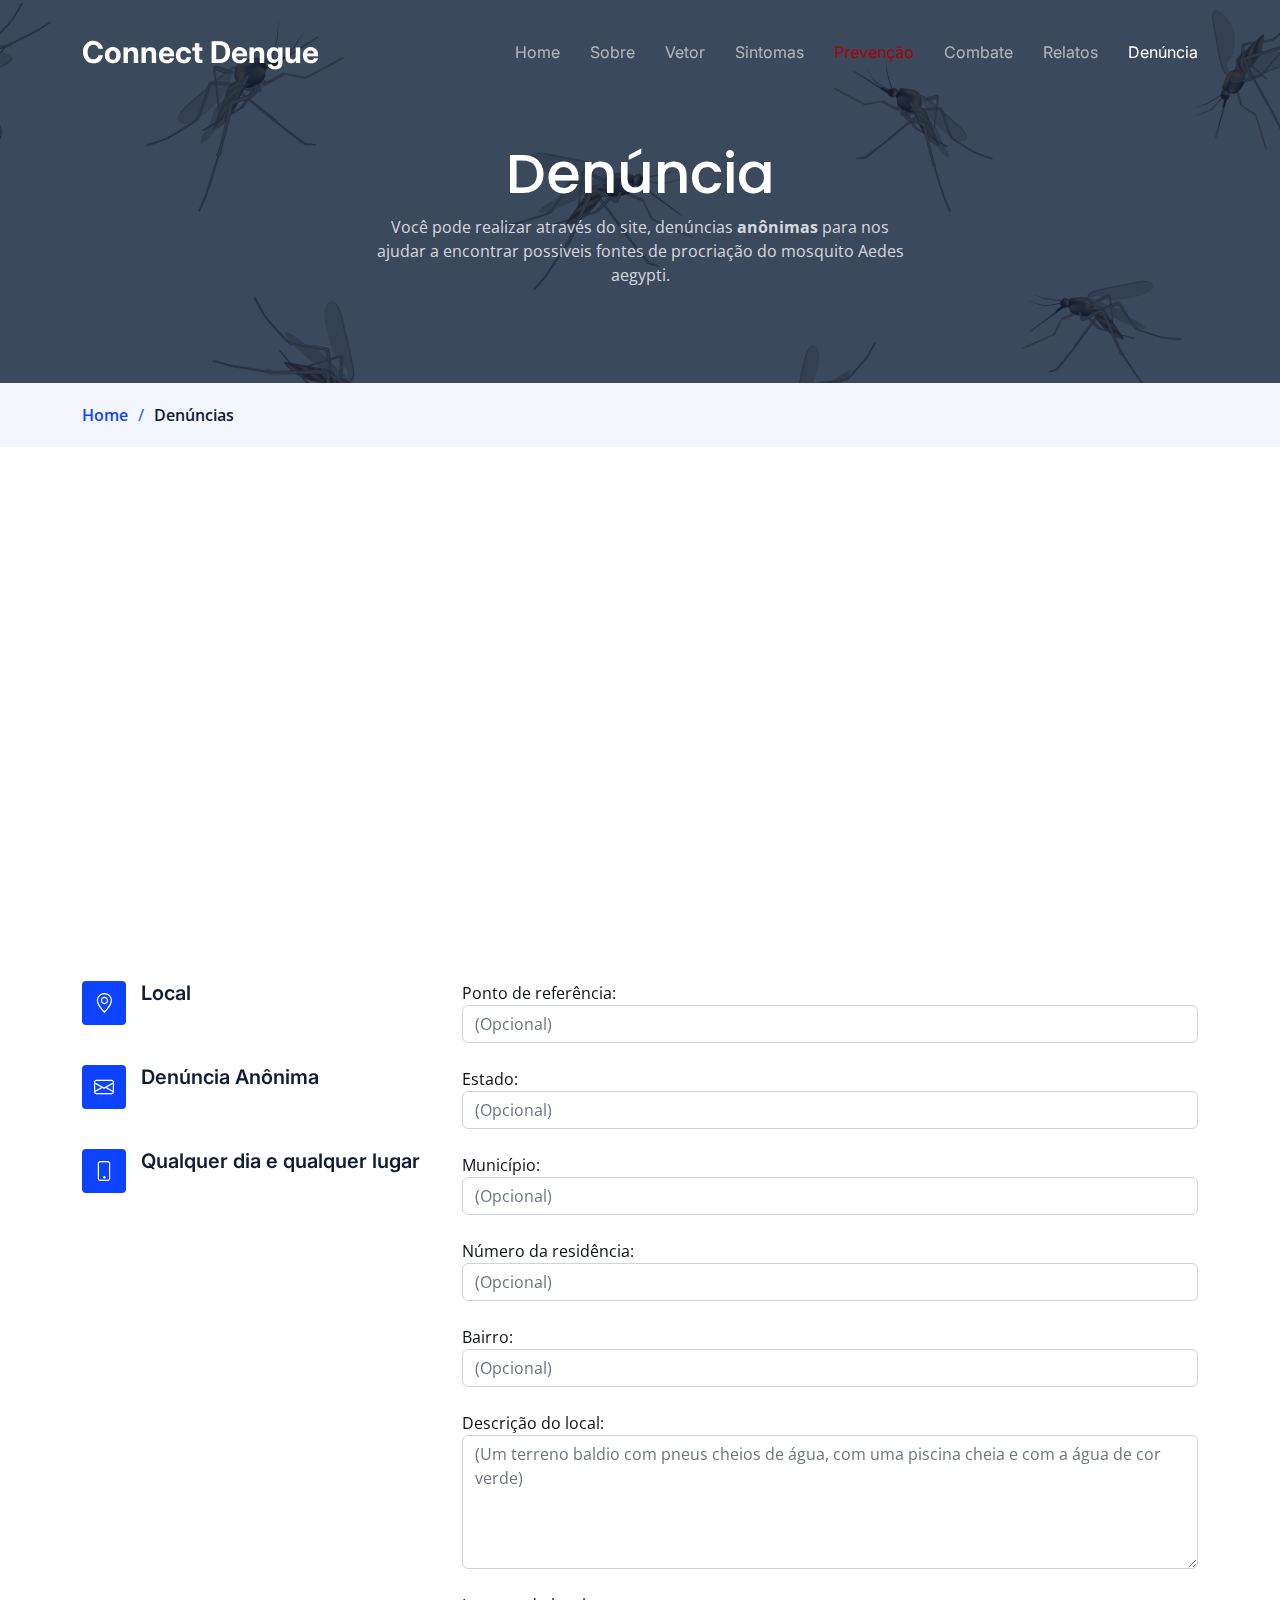
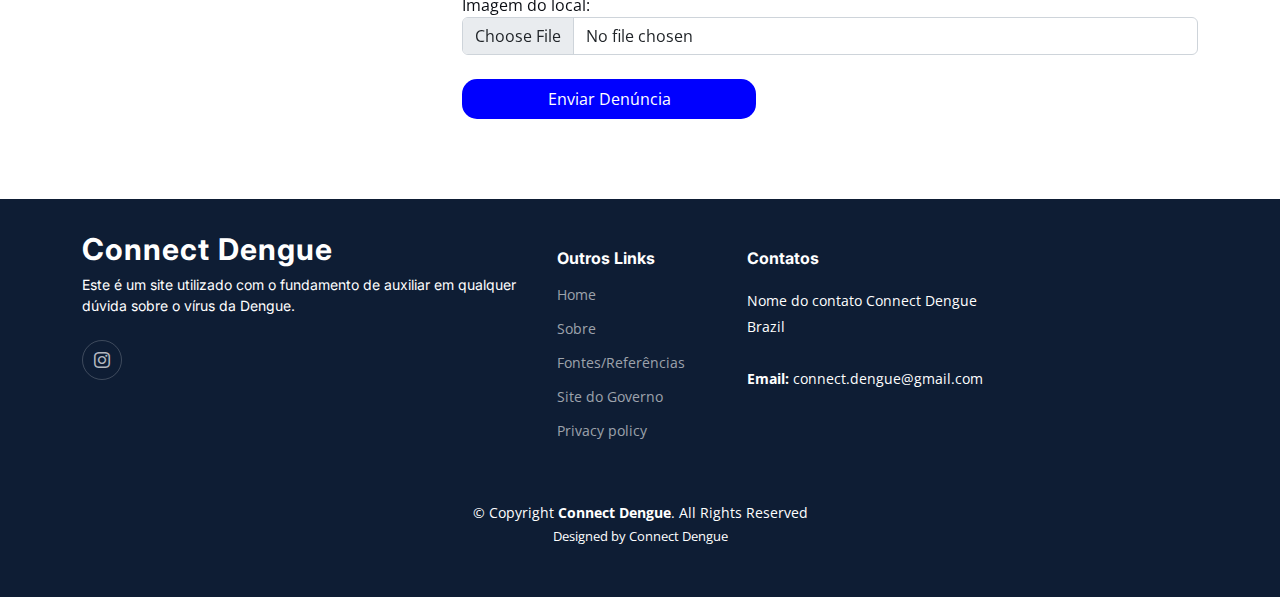
<file: denuncia.html>
<!DOCTYPE html>
<html lang="en">

<head>
    <meta charset="utf-8">
    <meta content="width=device-width, initial-scale=1.0" name="viewport">

    <title>Denúncias - Connect Dengue</title>
    <meta content="" name="description">
    <meta content="" name="keywords">

    <!-- icons -->
    <link href="images/icons/icon-152x152.png" rel="icon">
    <link href="images/icons/icon-152x152.png" rel="apple-touch-icon">

    <!-- Google Fonts -->
    <link rel="preconnect" href="https://fonts.googleapis.com">
    <link rel="preconnect" href="https://fonts.gstatic.com" crossorigin>
    <link
        href="https://fonts.googleapis.com/css2?family=Open+Sans:ital,wght@0,300;0,400;0,500;0,600;0,700;1,300;1,400;1,600;1,700&family=Poppins:ital,wght@0,300;0,400;0,500;0,600;0,700;1,300;1,400;1,500;1,600;1,700&family=Inter:ital,wght@0,300;0,400;0,500;0,600;0,700;1,300;1,400;1,500;1,600;1,700&display=swap"
        rel="stylesheet">

    <!-- Vendor CSS Files -->
    <link href="assets/vendor/bootstrap/css/bootstrap.min.css" rel="stylesheet">
    <link href="assets/vendor/bootstrap-icons/bootstrap-icons.css" rel="stylesheet">
    <link href="assets/vendor/fontawesome-free/css/all.min.css" rel="stylesheet">
    <link href="assets/vendor/glightbox/css/glightbox.min.css" rel="stylesheet">
    <link href="assets/vendor/swiper/swiper-bundle.min.css" rel="stylesheet">
    <link href="assets/vendor/aos/aos.css" rel="stylesheet">

    <!-- Template Main CSS File -->
    <link href="assets/css/main.css" rel="stylesheet">

</head>

<body>

    <!-- ======= Header ======= -->
    <header id="header" class="header d-flex align-items-center fixed-top">
        <div class="container-fluid container-xl d-flex align-items-center justify-content-between">

            <a href="index.html" class="logo d-flex align-items-center">
                <h1>Connect Dengue</h1>
            </a>

            <i class="mobile-nav-toggle mobile-nav-show bi bi-list"></i>
            <i class="mobile-nav-toggle mobile-nav-hide d-none bi bi-x"></i>
            <!-- Inicio navbar-->
            <nav id="navbar" class="navbar">
                <ul>
                    <li><a href="index.html">Home</a></li>
                    <li><a href="sobre.html">Sobre</a></li>
                    <li><a href="vetor.html">Vetor</a></li>
                    <li><a href="sintomas.html">Sintomas</a></li>
                    <li><a href="prevencao.html" style="color: rgb(173, 2, 2);">Prevenção</a></li>
                    <li><a href="combates.html">Combate</a></li>
                    <li><a href="relatos.php">Relatos</a></li>
                    <li><a href="denuncia.html" class="active">Denúncia</a></li>
                </ul>
            </nav>
            <!-- Fim navbar -->

        </div>
    </header>
    <main id="main">

        <!-- ======= Breadcrumbs ======= -->
        <div class="breadcrumbs">
            <div class="page-header d-flex align-items-center"
                style="background-image: url('assets/img/inicial-todas.jpg');">
                <div class="container position-relative">
                    <div class="row d-flex justify-content-center">
                        <div class="col-lg-6 text-center">
                            <h2>Denúncia</h2>
                            <p>Você pode realizar através do site, denúncias <strong>anônimas</strong> para nos ajudar a
                                encontrar possiveis fontes de procriação do mosquito Aedes aegypti.</p>
                        </div>
                    </div>
                </div>
            </div>
            <nav>
                <div class="container">
                    <ol>
                        <li><a href="index.html">Home</a></li>
                        <li>Denúncias</li>
                    </ol>
                </div>
            </nav>
        </div>
        <!-- End Breadcrumbs -->

        <!-- ======= Contact Section ======= -->
        <section id="contact" class="contact">
            <div class="container" data-aos="fade-up">

                <div>
                    <iframe
                        src="https://www.google.com/maps/embed?pb=!1m18!1m12!1m3!1d3674.0406325042136!2d-46.56067328441768!3d-22.94873064513991!2m3!1f0!2f0!3f0!3m2!1i1024!2i768!4f13.1!3m3!1m2!1s0x94cecb55ee153643%3A0xa53800f610a73b6f!2sIFSP%20C%C3%A2mpus%20Bragan%C3%A7a%20Paulista!5e0!3m2!1spt-BR!2sbr!4v1666205521262!5m2!1spt-BR!2sbr"
                        width="100%" height="400" style="border:0;" allowfullscreen="" loading="lazy"
                        referrerpolicy="no-referrer-when-downgrade"></iframe>
                </div>
                <!-- End Google Maps -->

                <div class="row gy-4 mt-4">

                    <div class="col-lg-4">

                        <div class="info-item d-flex">
                            <i class="bi bi-geo-alt flex-shrink-0"></i>
                            <div>
                                <h4>Local</h4>

                            </div>
                        </div>
                        <!-- End Info Item -->

                        <div class="info-item d-flex">
                            <i class="bi bi-envelope flex-shrink-0"></i>
                            <div>
                                <h4>Denúncia Anônima</h4>
                                <p></p>
                            </div>
                        </div>
                        <!-- End Info Item -->

                        <div class="info-item d-flex">
                            <i class="bi bi-phone flex-shrink-0"></i>
                            <div>
                                <h4>Qualquer dia e qualquer lugar</h4>
                            </div>
                        </div>
                        <!-- End Info Item -->

                    </div>

                    <div class="col-lg-8">
                        <form action="forms/denuncia.php" method="POST" id="denuncia">
                            <div class="row">

                            </div>
                            <label for="denuncia_referencia">Ponto de referência:</label>
                            <input type="text" class="form-control" name="denuncia_referencia" id="denuncia_referencia"
                                placeholder="(Opcional)"> <br>

                            <label for="denuncia_estado">Estado:</label>
                            <input type="text" class="form-control" name="denuncia_estado" id="denuncia_estado"
                                placeholder="(Opcional)"><br>

                            <label for="denuncia_municipio">Município:</label>
                            <input type="text" class="form-control" name="denuncia_municipio" id="denuncia_municipio"
                                placeholder="(Opcional)"><br>

                            <label for="denuncia_numResidencia">Número da residência:</label>
                            <input type="text" class="form-control" name="denuncia_numResidencia"
                                id="denuncia_numResidencia" placeholder="(Opcional)"><br>

                            <label for="denuncia_bairro">Bairro:</label>
                            <input type="text" class="form-control" name="denuncia_bairro" id="denuncia_bairro"
                                placeholder="(Opcional)"><br>

                            <label for="denuncia_descricao">Descrição do local:</label>
                            <textarea class="form-control" name="denuncia_descricao" rows="5" id="denuncia_descricao"
                                placeholder="(Um terreno baldio com pneus cheios de água, com uma piscina cheia e com a água de cor verde)"
                                required></textarea><br>

                            <label for="denuncia_imagem">Imagem do local:</label>
                            <input type="file" class="form-control" name="denuncia_imagem" id="denuncia_imagem"
                                placeholder=""><br>

                            <button id="enviar" type="submit">Enviar Denúncia</button>

                        </form>
                    </div>
                    <!-- End Contact Form -->

                </div>

            </div>
        </section>
        <!-- End Contact Section -->

    </main>
    <!-- End #main -->

    <!-- ======= Footer ======= -->
    <footer id="footer" class="footer">

        <div class="container">
            <div class="row gy-4">
                <div class="col-lg-5 col-md-12 footer-info">
                    <a href="index.html" class="logo d-flex align-items-center">
                        <span>Connect Dengue</span>
                    </a>
                    <p>Este é um site utilizado com o fundamento de auxiliar em qualquer dúvida sobre o vírus da Dengue.
                    </p>
                    <div class="social-links d-flex mt-4">
                        <a href="https://www.instagram.com/connect_dengue/?igshid=MzRlODBiNWFlZA%3D%3D"
                            class="instagram"><i class="bi bi-instagram"></i></a>
                    </div>
                </div>

                <div class="col-lg-2 col-6 footer-links">
                    <h4>Outros Links</h4>
                    <ul>
                        <li><a href="index.html">Home</a></li>
                        <li><a href="sobre.html">Sobre</a></li>
                        <li><a href="fontes.html">Fontes/Referências</a></li>
                        <li><a href="https://saude.sp.gov.br/">Site do Governo</a></li>
                        <li><a href="#">Privacy policy</a></li>
                    </ul>
                </div>

                <div class="col-lg-3 col-md-12 footer-contact text-center text-md-start">
                    <h4>Contatos</h4>
                    <p>
                        Nome do contato Connect Dengue<br>
                        Brazil<br><br>
                        <strong>Email:</strong> connect.dengue@gmail.com<br>
                    </p>
                </div>
            </div>
        </div>

        <div class="container mt-4">
            <div class="copyright">
                &copy; Copyright <strong><span>Connect Dengue</span></strong>. All Rights Reserved
            </div>
            <div class="credits">
                Designed by <a href="#">Connect Dengue</a>
            </div>
        </div>

    </footer>
    <!-- End Footer -->

    <a href="#" class="scroll-top d-flex align-items-center justify-content-center"><i
            class="bi bi-arrow-up-short"></i></a>

    <div id="preloader"></div>

    <!-- Vendor JS Files -->
    <script src="assets/vendor/bootstrap/js/bootstrap.bundle.min.js"></script>
    <script src="assets/vendor/purecounter/purecounter_vanilla.js"></script>
    <script src="assets/vendor/glightbox/js/glightbox.min.js"></script>
    <script src="assets/vendor/swiper/swiper-bundle.min.js"></script>
    <script src="assets/vendor/aos/aos.js"></script>
    <script src="assets/vendor/php-email-form/validate.js"></script>

    <!-- Template Main JS File -->
    <script src="assets/js/main.js"></script>
    <script src="assets/js/validar_denunciasnovo.js"></script>

</body>

</html>
</file>
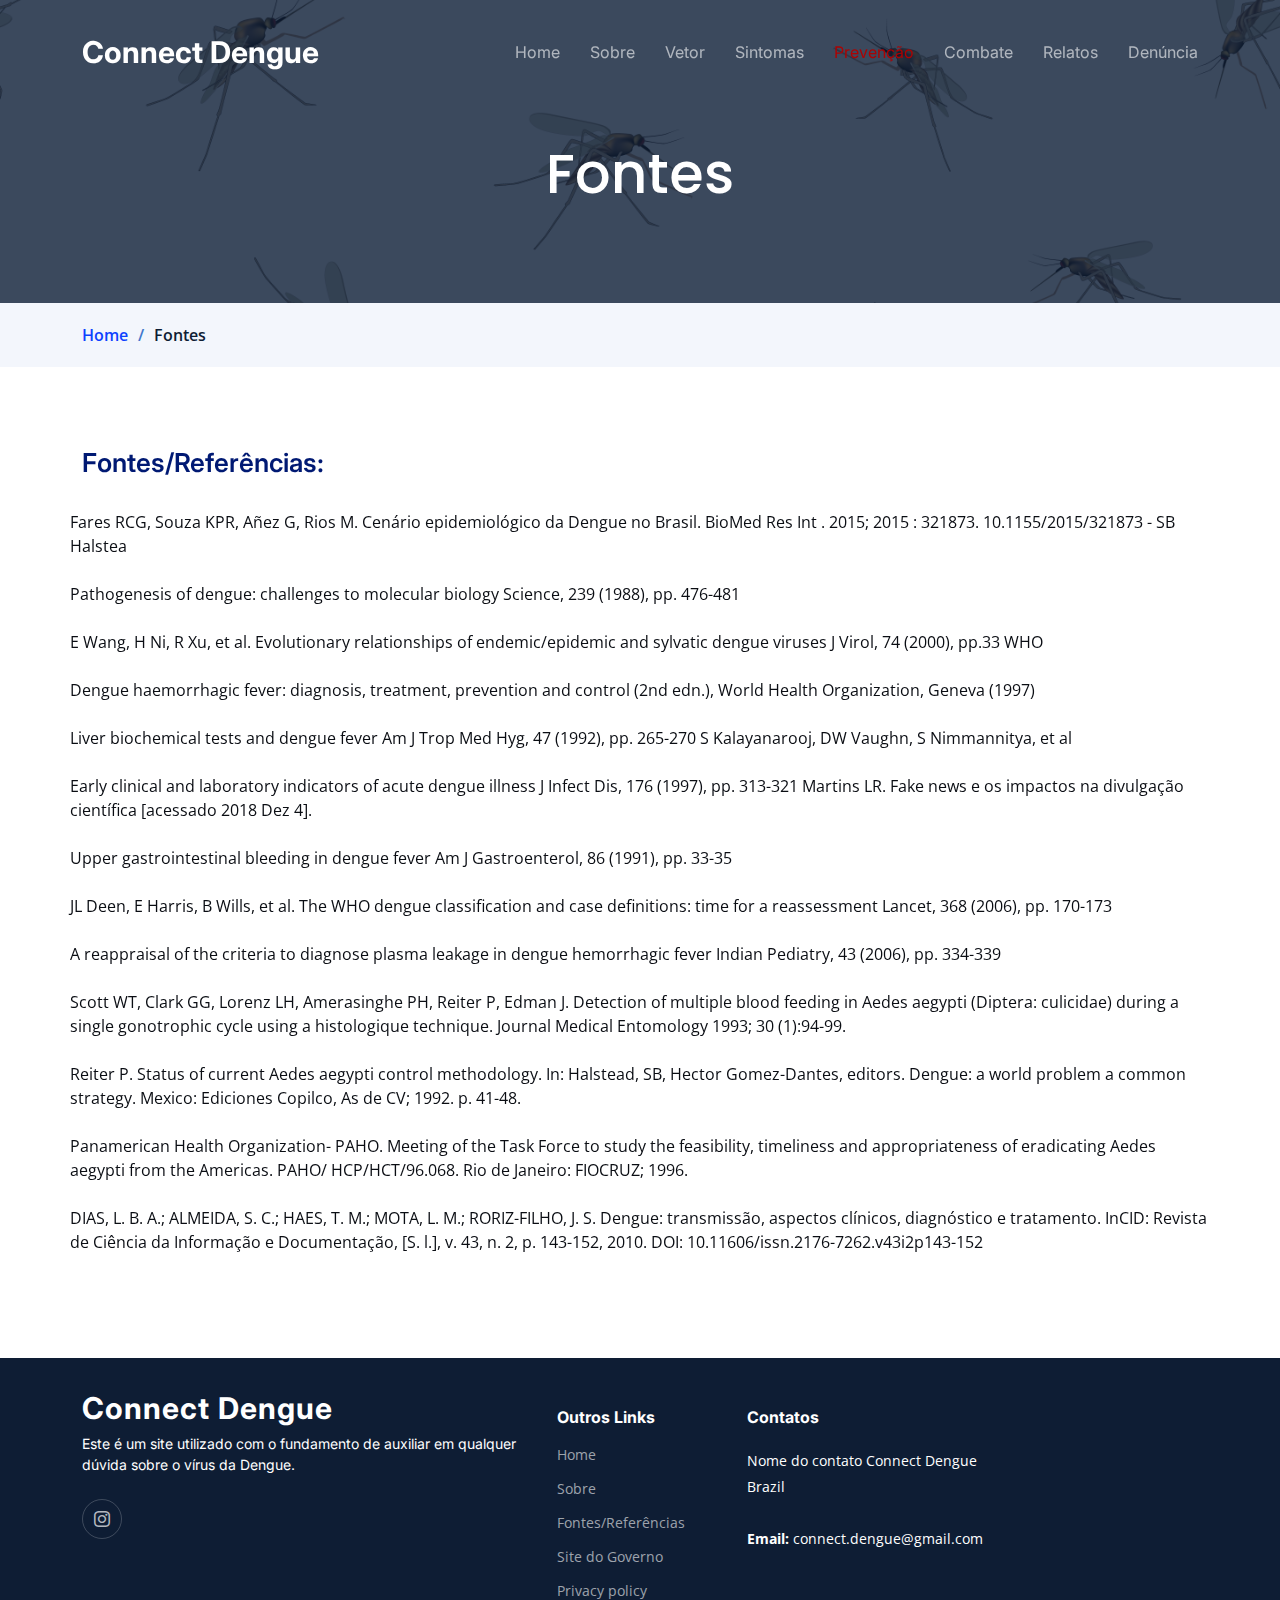
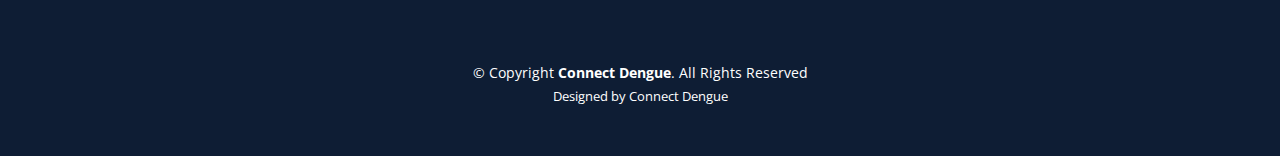
<file: fontes.html>
<!DOCTYPE html>
<html lang="en">

<head>
  <meta charset="utf-8">
  <meta content="width=device-width, initial-scale=1.0" name="viewport">

  <title>Fontes - Connect Dengue</title>
  <meta content="" name="description">
  <meta content="" name="keywords">

  <!-- Favicons -->
  <link href="images/icons/icon-152x152.png" rel="icon">
  <link href="images/icons/icon-152x152.png" rel="apple-touch-icon">

  <!-- Google Fonts -->
  <link rel="preconnect" href="https://fonts.googleapis.com">
  <link rel="preconnect" href="https://fonts.gstatic.com" crossorigin>
  <link href="https://fonts.googleapis.com/css2?family=Open+Sans:ital,wght@0,300;0,400;0,500;0,600;0,700;1,300;1,400;1,600;1,700&family=Poppins:ital,wght@0,300;0,400;0,500;0,600;0,700;1,300;1,400;1,500;1,600;1,700&family=Inter:ital,wght@0,300;0,400;0,500;0,600;0,700;1,300;1,400;1,500;1,600;1,700&display=swap" rel="stylesheet">

  <!-- Vendor CSS Files -->
  <link href="assets/vendor/bootstrap/css/bootstrap.min.css" rel="stylesheet">
  <link href="assets/vendor/bootstrap-icons/bootstrap-icons.css" rel="stylesheet">
  <link href="assets/vendor/fontawesome-free/css/all.min.css" rel="stylesheet">
  <link href="assets/vendor/glightbox/css/glightbox.min.css" rel="stylesheet">
  <link href="assets/vendor/swiper/swiper-bundle.min.css" rel="stylesheet">
  <link href="assets/vendor/aos/aos.css" rel="stylesheet">

  <!-- Template Main CSS File -->
  <link href="assets/css/main.css" rel="stylesheet">
</head>

<body>

  <!-- ======= Header ======= -->
  <header id="header" class="header d-flex align-items-center fixed-top">
    <div class="container-fluid container-xl d-flex align-items-center justify-content-between">

      <a href="index.html" class="logo d-flex align-items-center">
        <h1>Connect Dengue</h1>
      </a>

      <i class="mobile-nav-toggle mobile-nav-show bi bi-list"></i>
      <i class="mobile-nav-toggle mobile-nav-hide d-none bi bi-x"></i>
      <nav id="navbar" class="navbar">
        <ul>
          <li><a href="index.html">Home</a></li>
          <li><a href="sobre.html">Sobre</a></li>
          <li><a href="vetor.html">Vetor</a></li>
          <li><a href="sintomas.html">Sintomas</a></li>
          <li><a href="prevencao.html" style="color: rgb(173, 2, 2);">Prevenção</a></li>
          <li><a href="combates.html">Combate</a></li>
          <li><a href="relatos.php">Relatos</a></li>
          <li><a href="denuncia.html">Denúncia</a></li>
        </ul>
      </nav><!-- .navbar -->

    </div>
  </header>
  <!-- End Header -->

  <main id="main">

    <!-- ======= Breadcrumbs ======= -->
    <div class="breadcrumbs">
      <div class="page-header d-flex align-items-center" style="background-image: url('assets/img/inicial-todas.jpg');">
        <div class="container position-relative">
          <div class="row d-flex justify-content-center">
            <div class="col-lg-6 text-center">
              <h2>Fontes</h2>
              <p></p>
            </div>
          </div>
        </div>
      </div>
      <nav>
        <div class="container">
          <ol>
            <li><a href="index.html">Home</a></li>
            <li>Fontes</li>
          </ol>
        </div>
      </nav>
    </div><!-- End Breadcrumbs -->

    <!-- ======= Features Section ======= -->
    <section id="features" class="features">
      <div class="container">

        <div class="row gy-4 align-items-center features-item" data-aos="fade-up">
          <h3>Fontes/Referências:</h3><br>
          Fares RCG, Souza KPR, Añez G, Rios M. Cenário epidemiológico da Dengue no Brasil. BioMed Res Int . 2015; 2015 : 321873. 10.1155/2015/321873 - SB Halstea <br><br>
          Pathogenesis of dengue: challenges to molecular biology Science, 239 (1988), pp. 476-481 <br><br>
          E Wang, H Ni, R Xu, et al. Evolutionary relationships of endemic/epidemic and sylvatic dengue viruses J Virol, 74 (2000), pp.33 WHO <br><br>
          Dengue haemorrhagic fever: diagnosis, treatment, prevention and control (2nd edn.), World Health Organization, Geneva (1997) <br><br>
          Liver biochemical tests and dengue fever Am J Trop Med Hyg, 47 (1992), pp. 265-270 S Kalayanarooj, DW Vaughn, S Nimmannitya, et al<br><br>
          Early clinical and laboratory indicators of acute dengue illness J Infect Dis, 176 (1997), pp. 313-321 Martins LR. Fake news e os impactos na divulgação científica [acessado 2018 Dez 4]. <br><br>
          Upper gastrointestinal bleeding in dengue fever Am J Gastroenterol, 86 (1991), pp. 33-35 <br><br>
          JL Deen, E Harris, B Wills, et al. The WHO dengue classification and case definitions: time for a reassessment Lancet, 368 (2006), pp. 170-173 <br><br>
          A reappraisal of the criteria to diagnose plasma leakage in dengue hemorrhagic fever  Indian Pediatry, 43 (2006), pp. 334-339 <br><br>
          Scott WT, Clark GG, Lorenz LH, Amerasinghe PH, Reiter P, Edman J. Detection of multiple blood feeding in Aedes aegypti (Diptera: culicidae) during a single gonotrophic cycle using a histologique technique. Journal Medical Entomology 1993; 30 (1):94-99. <br><br>
          Reiter P. Status of current Aedes aegypti control methodology. In: Halstead, SB, Hector Gomez-Dantes, editors. Dengue: a world problem a common strategy. Mexico: Ediciones Copilco, As de CV; 1992. p. 41-48. <br><br>
          Panamerican Health Organization- PAHO. Meeting of the Task Force to study the feasibility, timeliness and appropriateness of eradicating Aedes aegypti from the Americas. PAHO/ HCP/HCT/96.068. Rio de Janeiro: FIOCRUZ; 1996.<br><br>
          DIAS, L. B. A.; ALMEIDA, S. C.; HAES, T. M.; MOTA, L. M.; RORIZ-FILHO, J. S. Dengue: transmissão, aspectos clínicos, diagnóstico e tratamento. InCID: Revista de Ciência da Informação e Documentação, [S. l.], v. 43, n. 2, p. 143-152, 2010. DOI: 10.11606/issn.2176-7262.v43i2p143-152<br><br>
          

          
        </div><!-- Features Item -->

      </div>
    </section><!-- End Features Section -->
    
  </main><!-- End #main -->

  <!-- ======= Footer ======= -->
  <footer id="footer" class="footer">

    <div class="container">
      <div class="row gy-4">
        <div class="col-lg-5 col-md-12 footer-info">
          <a href="index.html" class="logo d-flex align-items-center">
            <span>Connect Dengue</span>
          </a>
          <p>Este é um site utilizado com o fundamento de auxiliar em qualquer dúvida sobre o vírus da Dengue.</p>
          <div class="social-links d-flex mt-4">
            <a href="https://www.instagram.com/connect_dengue/?igshid=MzRlODBiNWFlZA%3D%3D" class="instagram"><i class="bi bi-instagram"></i></a>
          </div>
        </div>

        <div class="col-lg-2 col-6 footer-links">
          <h4>Outros Links</h4>
          <ul>
            <li><a href="index.html">Home</a></li>
            <li><a href="sobre.html">Sobre</a></li>
            <li><a href="fontes.html">Fontes/Referências</a></li>
            <li><a href="https://saude.sp.gov.br/">Site do Governo</a></li>
            <li><a href="#">Privacy policy</a></li>
          </ul>
        </div>

        <div class="col-lg-3 col-md-12 footer-contact text-center text-md-start">
          <h4>Contatos</h4>
          <p>
            Nome do contato Connect Dengue<br>
            Brazil<br><br>
            <strong>Email:</strong> connect.dengue@gmail.com<br>
          </p>

        </div>

      </div>
    </div>

    <div class="container mt-4">
      <div class="copyright">
        &copy; Copyright <strong><span>Connect Dengue</span></strong>. All Rights Reserved
      </div>
      <div class="credits">
        Designed by <a href="#">Connect Dengue</a>
      </div>
    </div>

  </footer>
  <!-- End Footer -->

  <a href="#" class="scroll-top d-flex align-items-center justify-content-center"><i class="bi bi-arrow-up-short"></i></a>

  <div id="preloader"></div>

  <!-- Vendor JS Files -->
  <script src="assets/vendor/bootstrap/js/bootstrap.bundle.min.js"></script>
  <script src="assets/vendor/purecounter/purecounter_vanilla.js"></script>
  <script src="assets/vendor/glightbox/js/glightbox.min.js"></script>
  <script src="assets/vendor/swiper/swiper-bundle.min.js"></script>
  <script src="assets/vendor/aos/aos.js"></script>
  <script src="assets/vendor/php-email-form/validate.js"></script>

  <!-- Template Main JS File -->
  <script src="assets/js/main.js"></script>

</body>

</html>
</file>
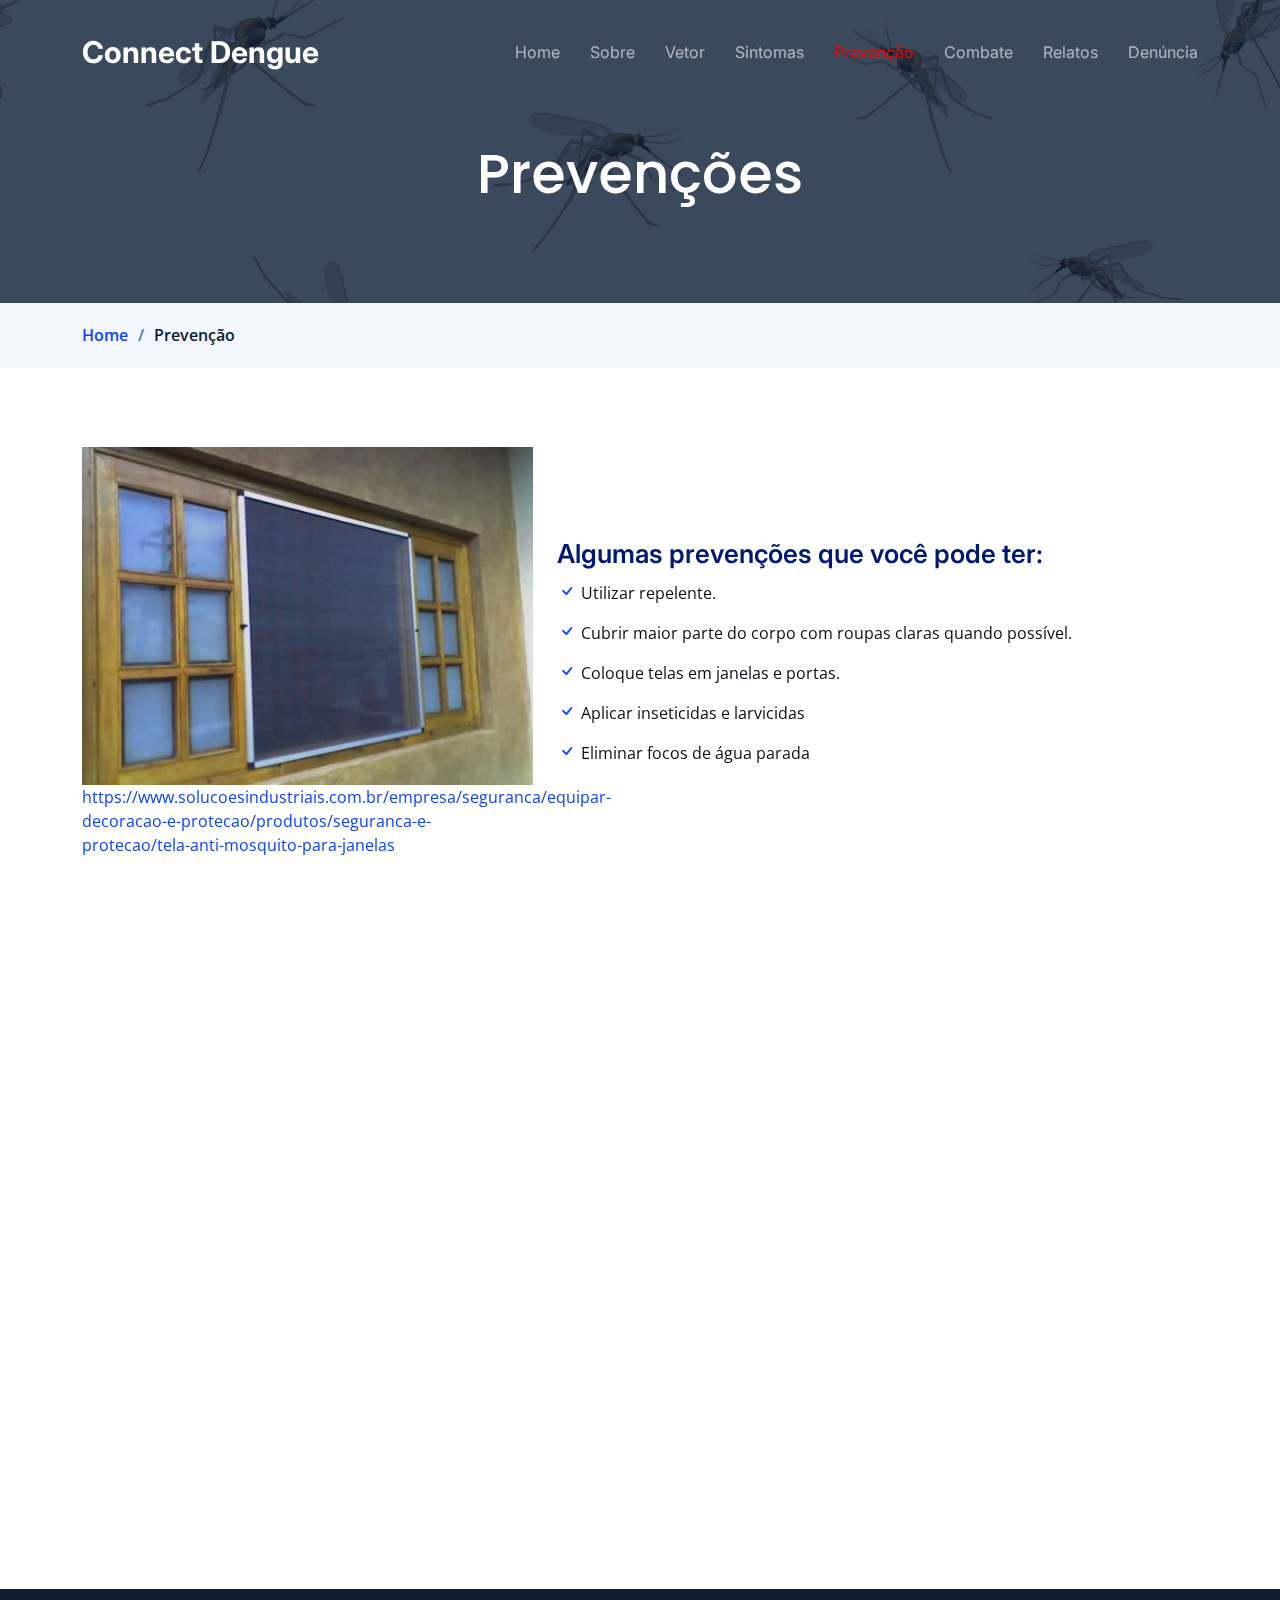
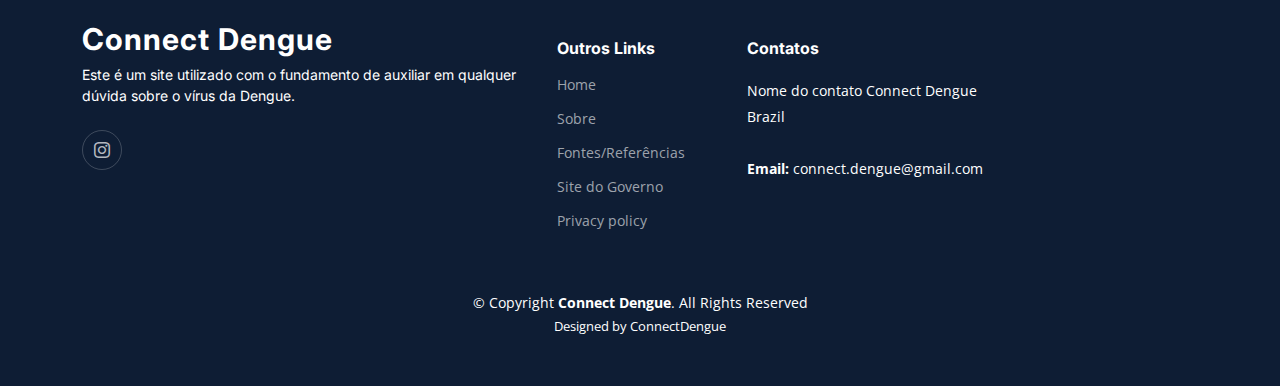
<file: prevencao.html>
<!DOCTYPE html>
<html lang="en">

<head>
  <meta charset="utf-8">
  <meta content="width=device-width, initial-scale=1.0" name="viewport">

  <title>Prevenção - Connect Dengue</title>
  <meta content="" name="description">
  <meta content="" name="keywords">

  <!-- Favicons -->
  <link href="images/icons/icon-152x152.png" rel="icon">
  <link href="images/icons/icon-152x152.png" rel="apple-touch-icon">

  <!-- Google Fonts -->
  <link rel="preconnect" href="https://fonts.googleapis.com">
  <link rel="preconnect" href="https://fonts.gstatic.com" crossorigin>
  <link
    href="https://fonts.googleapis.com/css2?family=Open+Sans:ital,wght@0,300;0,400;0,500;0,600;0,700;1,300;1,400;1,600;1,700&family=Poppins:ital,wght@0,300;0,400;0,500;0,600;0,700;1,300;1,400;1,500;1,600;1,700&family=Inter:ital,wght@0,300;0,400;0,500;0,600;0,700;1,300;1,400;1,500;1,600;1,700&display=swap"
    rel="stylesheet">

  <!-- Vendor CSS Files -->
  <link href="assets/vendor/bootstrap/css/bootstrap.min.css" rel="stylesheet">
  <link href="assets/vendor/bootstrap-icons/bootstrap-icons.css" rel="stylesheet">
  <link href="assets/vendor/fontawesome-free/css/all.min.css" rel="stylesheet">
  <link href="assets/vendor/glightbox/css/glightbox.min.css" rel="stylesheet">
  <link href="assets/vendor/swiper/swiper-bundle.min.css" rel="stylesheet">
  <link href="assets/vendor/aos/aos.css" rel="stylesheet">

  <!-- Template Main CSS File -->
  <link href="assets/css/main.css" rel="stylesheet">

</head>

<body>

  <!-- ======= Header ======= -->
  <header id="header" class="header d-flex align-items-center fixed-top">
    <div class="container-fluid container-xl d-flex align-items-center justify-content-between">

      <a href="index.html" class="logo d-flex align-items-center">
        <h1>Connect Dengue</h1>
      </a>

      <i class="mobile-nav-toggle mobile-nav-show bi bi-list"></i>
      <i class="mobile-nav-toggle mobile-nav-hide d-none bi bi-x"></i>
      <nav id="navbar" class="navbar">
        <ul>
          <li><a href="index.html">Home</a></li>
          <li><a href="sobre.html">Sobre</a></li>
          <li><a href="vetor.html">Vetor</a></li>
          <li><a href="sintomas.html">Sintomas</a></li>
          <li><a href="prevencao.html" class="active" style="color: red;">Prevenção</a></li>
          <li><a href="combates.html">Combate</a></li>
          <li><a href="relatos.php">Relatos</a></li>
          <li><a href="denuncia.html">Denúncia</a></li>
        </ul>
      </nav><!-- .navbar -->

    </div>
  </header><!-- End Header -->

  <main id="main">

    <!-- ======= Breadcrumbs ======= -->
    <div class="breadcrumbs">
      <div class="page-header d-flex align-items-center" style="background-image: url('assets/img/inicial-todas.jpg');">
        <div class="container position-relative">
          <div class="row d-flex justify-content-center">
            <div class="col-lg-6 text-center">
              <h2>Prevenções</h2>
              <p></p>
            </div>
          </div>
        </div>
      </div>
      <nav>
        <div class="container">
          <ol>
            <li><a href="index.html">Home</a></li>
            <li>Prevenção</li>
          </ol>
        </div>
      </nav>
    </div><!-- End Breadcrumbs -->

    <!-- ======= Features Section ======= -->
    <section id="features" class="features">
      <div class="container">

        <div class="row gy-4 align-items-center features-item" data-aos="fade-up">

          <div class="col-md-5">
            <figure>
              <img src="assets/img/tela-mosquiteiro-prevencao.jpg" class="img-fluid" alt="Exemplo de proteção contra o mosquito-da-dengue, uma rede protetora na janela de uma casa.">
              <figurecaption>
                <a
                  href="https://www.solucoesindustriais.com.br/empresa/seguranca/equipar-decoracao-e-protecao/produtos/seguranca-e-protecao/tela-anti-mosquito-para-janelas">https://www.solucoesindustriais.com.br/empresa/seguranca/equipar-decoracao-e-protecao/produtos/seguranca-e-protecao/tela-anti-mosquito-para-janelas</a>
              </figurecaption>
            </figure>
          </div>
          <div class="col-md-7">
            <h3>Algumas prevenções que você pode ter:</h3>
            <ul>
              <li><i class="bi bi-check"></i>Utilizar repelente.</li>
              <li><i class="bi bi-check"></i>Cubrir maior parte do corpo com roupas claras quando possível.</li>
              <li><i class="bi bi-check"></i>Coloque telas em janelas e portas.</li>
              <li><i class="bi bi-check"></i>Aplicar inseticidas e larvicidas</li>
              <li><i class="bi bi-check"></i>Eliminar focos de água parada</li>
            </ul>
          </div>
        </div><!-- Features Item -->

        <div class="row gy-4 align-items-center features-item" data-aos="fade-up">

          <div class="col-md-5">
            <figure>
              <img src="assets/img/vacina-prevencao.jpg" class="img-fluid" alt="Imagem da vacina da dengue." style="filter: contrast(130%);"
                onclick="mensagem()">
              <figurecaption> <a
                  href="https://www.apcd.org.br/index.php/noticias/1307/em-foco/10-09-2018/anvisa-muda-indicacao-da-vacina-contra-dengue">https://www.apcd.org.br/index.php/noticias/1307/em-foco/10-09-2018/anvisa-muda-indicacao-da-vacina-contra-dengue</a>
              </figurecaption>
            </figure>
          </div>
          <div class="col-md-7">
            <h3>Sobre a vacinação da Dengue</h3>
            <p>
              Um novo estudo publicado no dia 15/3 na revista científica Human Vaccines & Immunotherapeutics reforçou
              as descobertas anteriores sobre a imunogenicidade da vacina da dengue, que vem sendo desenvolvida há mais
              de dez anos pelo Instituto Butantan em parceria com o Instituto Nacional de Alergia e Doenças Infecciosas
              dos Estados Unidos (NIAID). De acordo com o artigo, publicado por pesquisadores da farmacêutica Merck,
              também
              parceira do Butantan, a vacina induziu a geração de anticorpos em 100% dos indivíduos que já tiveram
              dengue e
              em mais de 90% naqueles que nunca haviam tido contato com o vírus.
              O novo artigo demonstra, mais uma vez, que a vacina tetravalente contra a dengue protege pessoas com
              e sem contato prévio com o vírus. A análise randomizada incluiu 200 adultos que receberam duas doses
              do imunizante ou placebo, para avaliar a capacidade da segunda dose de aumentar os anticorpos. Após a
              primeira dose, a soroconversão foi de 100% em quem já teve dengue e 92,6% em quem nunca foi infectado.
              A dose adicional não induziu diferenças significativas, confirmando que uma única dose é suficiente
              para produzir resposta imunológica contra a doença.
              (Dados redirados de: Portal Butantan, publicado em: 28/03/2022 disponível em: https://butantan.gov.br/noticias/vacina-da-dengue-tem-imunogenicidade-superior-a-90-mostra-ensaio-clinico--butantan-deve-finalizar-fase-3-ate-2024 
              Acesso em: 14, Março de 2023)
            </p>
            <p id="vacina"></p>

          </div>
        </div><!-- Features Item -->

      </div>
    </section><!-- End Features Section -->

  </main><!-- End #main -->

  <!-- ======= Footer ======= -->
  <footer id="footer" class="footer">

    <div class="container">
      <div class="row gy-4">
        <div class="col-lg-5 col-md-12 footer-info">
          <a href="index.html" class="logo d-flex align-items-center">
            <span>Connect Dengue</span>
          </a>
          <p>Este é um site utilizado com o fundamento de auxiliar em qualquer dúvida sobre o vírus da Dengue.</p>
          <div class="social-links d-flex mt-4">
            <a href="https://www.instagram.com/connect_dengue/?igshid=MzRlODBiNWFlZA%3D%3D" class="instagram"><i class="bi bi-instagram"></i></a>
          </div>
        </div>

        <div class="col-lg-2 col-6 footer-links">
          <h4>Outros Links</h4>
          <ul>
            <li><a href="index.html">Home</a></li>
            <li><a href="sobre.html">Sobre</a></li>
            <li><a href="fontes.html">Fontes/Referências</a></li>
            <li><a href="https://saude.sp.gov.br/">Site do Governo</a></li>
            <li><a href="#">Privacy policy</a></li>
          </ul>
        </div>

        <div class="col-lg-3 col-md-12 footer-contact text-center text-md-start">
          <h4>Contatos</h4>
          <p>
            Nome do contato Connect Dengue<br>
            Brazil<br><br>
            <strong>Email:</strong> connect.dengue@gmail.com<br>
          </p>

        </div>

      </div>
    </div>

    <div class="container mt-4">
      <div class="copyright">
        &copy; Copyright <strong><span>Connect Dengue</span></strong>. All Rights Reserved
      </div>
      <div class="credits">
        Designed by <a href="#">ConnectDengue</a>
      </div>
    </div>

  </footer>
  <!-- End Footer -->

  <a href="#" class="scroll-top d-flex align-items-center justify-content-center"><i
      class="bi bi-arrow-up-short"></i></a>

  <div id="preloader"></div>

  <!-- Vendor JS Files -->
  <script src="assets/vendor/bootstrap/js/bootstrap.bundle.min.js"></script>
  <script src="assets/vendor/purecounter/purecounter_vanilla.js"></script>
  <script src="assets/vendor/glightbox/js/glightbox.min.js"></script>
  <script src="assets/vendor/swiper/swiper-bundle.min.js"></script>
  <script src="assets/vendor/aos/aos.js"></script>
  <script src="assets/vendor/php-email-form/validate.js"></script>

  <!-- Template Main JS File -->
  <script src="assets/js/main.js"></script>

</body>

</html>
</file>
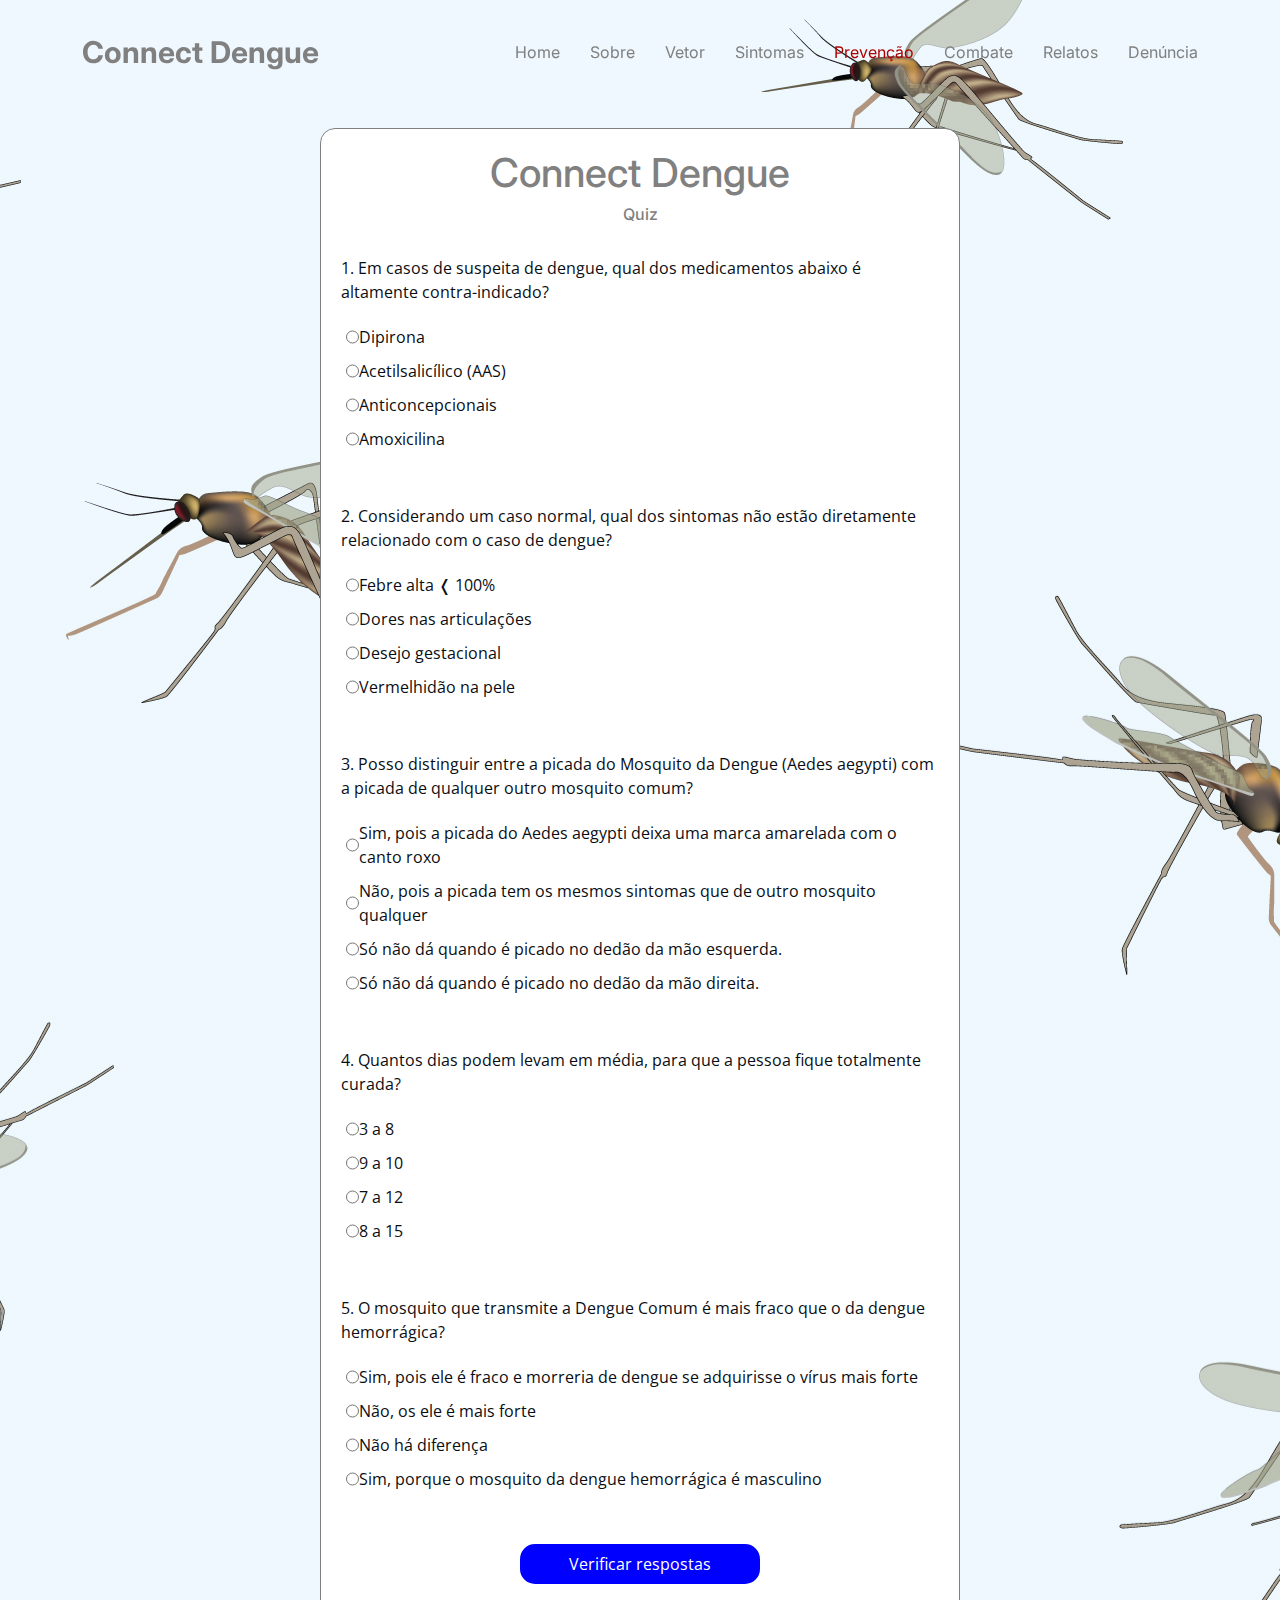
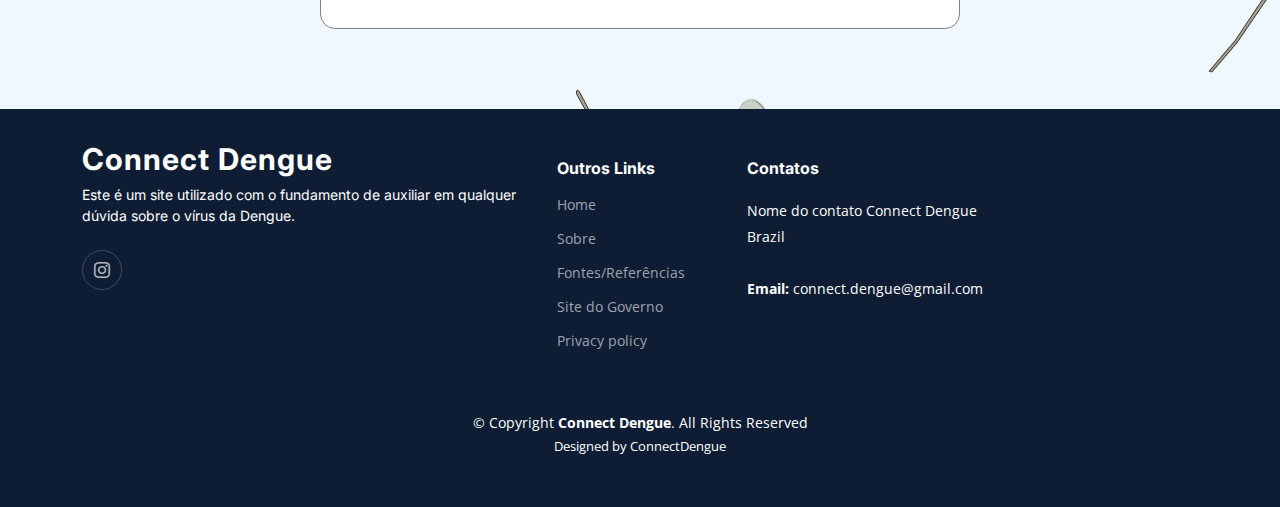
<file: quiz.html>
<!DOCTYPE html>
<html lang="en">

<head>
  <meta charset="utf-8">
  <meta content="width=device-width, initial-scale=1.0" name="viewport">

  <title>Quiz - Connect Dengue</title>
  <meta content="" name="description">
  <meta content="" name="keywords">

  <!-- Favicons -->
  <link href="images/icons/icon-152x152.png" rel="icon">
  <link href="images/icons/icon-152x152.png" rel="apple-touch-icon">

  <!-- Google Fonts -->
  <link rel="preconnect" href="https://fonts.googleapis.com">
  <link rel="preconnect" href="https://fonts.gstatic.com" crossorigin>
  <link
    href="https://fonts.googleapis.com/css2?family=Open+Sans:ital,wght@0,300;0,400;0,500;0,600;0,700;1,300;1,400;1,600;1,700&family=Poppins:ital,wght@0,300;0,400;0,500;0,600;0,700;1,300;1,400;1,500;1,600;1,700&family=Inter:ital,wght@0,300;0,400;0,500;0,600;0,700;1,300;1,400;1,500;1,600;1,700&display=swap"
    rel="stylesheet">

  <!-- Vendor CSS Files -->
  <link href="assets/vendor/bootstrap/css/bootstrap.min.css" rel="stylesheet">
  <link href="assets/vendor/bootstrap-icons/bootstrap-icons.css" rel="stylesheet">
  <link href="assets/vendor/fontawesome-free/css/all.min.css" rel="stylesheet">
  <link href="assets/vendor/glightbox/css/glightbox.min.css" rel="stylesheet">
  <link href="assets/vendor/swiper/swiper-bundle.min.css" rel="stylesheet">
  <link href="assets/vendor/aos/aos.css" rel="stylesheet">

  <!-- Template Main CSS File -->
  <link href="assets/css/main.css" rel="stylesheet">
</head>

<body>

  <!-- ======= Header ======= -->
  <header id="header" class="header d-flex align-items-center fixed-top">
    <div class="container-fluid container-xl d-flex align-items-center justify-content-between">

      <a href="index.html" class="logo d-flex align-items-center">
        <h1 style="color: grey;">Connect Dengue</h1>
      </a>

      <i class="mobile-nav-toggle mobile-nav-show bi bi-list"></i>
      <i class="mobile-nav-toggle mobile-nav-hide d-none bi bi-x"></i>
      <nav id="navbar" class="navbar">
        <ul>
          <li><a href="index.html" style="color: grey;">Home</a></li>
          <li><a href="sobre.html" style="color: grey;">Sobre</a></li>
          <li><a href="vetor.html" style="color: grey;">Vetor</a></li>
          <li><a href="sintomas.html" style="color: grey;">Sintomas</a></li>
          <li><a href="prevencao.html" style="color: rgb(173, 2, 2);">Prevenção</a></li>
          <li><a href="combates.html" style="color: grey;">Combate</a></li>
          <li><a href="relatos.html" style="color: grey;">Relatos</a></li>
          <li><a href="denuncia.html" style="color: grey;">Denúncia</a></li>
        </ul>
      </nav><!-- navbar -->

    </div>
  </header>
  <!-- End Header -->

  <main id="fundo-criar-relato" style="background-image: url('assets/img/inicial-todas.jpg');">
    <br><br>
    <main id="main">

      <section>
        <div id="bordinha-quiz">
          <div id="dados">
            <form id="quizTamanho">
              <h1 style="text-align: center; color: grey;">Connect Dengue</h1>
              <h6 style="text-align: center; color: grey;">Quiz</h6><br>

              <p id="questao2">1. Em casos de suspeita de dengue, qual dos medicamentos abaixo é altamente
                contra-indicado?</p>

              <div style="width: 100%;" id="errado-p1r1">
                <input type="radio" name="per1" id="p1r1" value="dipirona">
                <label for="p1r1" style="width: 100%;">Dipirona</label><br>
              </div>

              <div style="width: 100%;" id="correto1">
                <input type="radio" name="per1" id="p1r2" value="acetilsalicílico">
                <label for="p1r2" style="width: 100%;">Acetilsalicílico (AAS)</label><br>
              </div>

              <div style="width: 100%;" id="errado-p1r2">
                <input type="radio" name="per1" id="p1r3" value="anticoncepcionais">
                <label for="p1r3" style="width: 100%;">Anticoncepcionais</label><br>
              </div>

              <div style="width: 100%;" id="errado-p1r3">
                <input type="radio" name="per1" id="p1r4" value="amoxicilina">
                <label for="p1r4" style="width: 100%;">Amoxicilina</label>
              </div><br><br>

              <p id="questao3">2. Considerando um caso normal, qual dos sintomas não estão diretamente relacionado com o
                caso de
                dengue?</p>

              <div style="width: 100%;" id="errado-p2r1">
                <input type="radio" name="per2" id="p2r1">
                <label for="p2r1" style="width: 100%;">Febre alta &#10092; 100%</label><br>
              </div>

              <div style="width: 100%;" id="errado-p2r2">
                <input type="radio" name="per2" id="p2r2">
                <label for="p2r2" style="width: 100%;">Dores nas articulações</label><br>
              </div>

              <div style="width: 100%;" id="correto2">
                <input type="radio" name="per2" id="p2r3">
                <label for="p2r3" style="width: 100%;">Desejo gestacional</label><br>
              </div>

              <div style="width: 100%;" id="errado-p2r3">
                <input type="radio" name="per2" id="p2r4">
                <label for="p2r4" style="width: 100%;">Vermelhidão na pele</label>
              </div><br><br>

              <p id="questao4">3. Posso distinguir entre a picada do Mosquito da Dengue (Aedes aegypti) com a picada de
                qualquer
                outro
                mosquito comum?</p>

              <div style="width: 100%;" id="errado-p3r1">
                <input type="radio" name="per3" id="p3r1">
                <label for="p3r1" style="width: 100%;">Sim, pois a picada do Aedes aegypti deixa uma marca amarelada com
                  o canto
                  roxo</label><br>
              </div>

              <div style="width: 100%;" id="correto3">
                <input type="radio" name="per3" id="p3r2">
                <label for="p3r2" style="width: 100%;">Não, pois a picada tem os mesmos sintomas que de outro mosquito
                  qualquer</label><br>
              </div>

              <div style="width: 100%;" id="errado-p3r2">
                <input type="radio" name="per3" id="p3r3">
                <label for="p3r3" style="width: 100%;">Só não dá quando é picado no dedão da mão esquerda.</label><br>
              </div>

              <div style="width: 100%;" id="errado-p3r3">
                <input type="radio" name="per3" id="p3r4">
                <label for="p3r4" style="width: 100%;">Só não dá quando é picado no dedão da mão direita.</label>
              </div><br><br>

              <p id="questao5">4. Quantos dias podem levam em média, para que a pessoa fique totalmente curada?</p>

              <div style="width: 100%;" id="errado-p4r1">
                <input type="radio" name="per4" id="p4r1">
                <label for="p4r1" style="width: 100%;">3 a 8</label><br>
              </div>

              <div style="width: 100%;" id="errado-p4r2">
                <input type="radio" name="per4" id="p4r2">
                <label for="p4r2" style="width: 100%;">9 a 10</label><br>
              </div>

              <div style="width: 100%;" id="errado-p4r3">
                <input type="radio" name="per4" id="p4r3">
                <label for="p4r3" style="width: 100%;">7 a 12</label><br>
              </div>

              <div style="width: 100%;" id="correto4">
                <input type="radio" name="per4" id="p4r4">
                <label for="p4r4" style="width: 100%;">8 a 15</label>
              </div><br><br>

              <p>5. O mosquito que transmite a Dengue Comum é mais fraco que o da dengue hemorrágica?</p>

              <div style="width: 100%;" id="errado-p5r1">
                <input type="radio" name="per5" id="p5r1">
                <label for="p5r1" style="width: 100%;">Sim, pois ele é fraco e morreria de dengue se adquirisse o vírus
                  mais
                  forte</label><br>
              </div>

              <div style="width: 100%;" id="errado-p5r2">
                <input type="radio" name="per5" id="p5r2">
                <label for="p5r2" style="width: 100%;">Não, os ele é mais forte</label><br>
              </div>

              <div style="width: 100%;" id="correto5">
                <input type="radio" name="per5" id="p5r3">
                <label for="p5r3" style="width: 100%;">Não há diferença</label><br>
              </div>

              <div style="width: 100%;" id="errado-p5r3">
                <input type="radio" name="per5" id="p5r4">
                <label for="p5r4" style="width: 100%;">Sim, porque o mosquito da dengue hemorrágica é masculino</label>
              </div><br><br>

              <div id="resQuiz">
                <button type="button" id="enviar">Verificar respostas</button><br>
                <div class="oculta" id="validar_resposta_quiz">* Verifique se todas as questões foram preenchidas</div>
                <br>
              </div>

            </form>
          </div>

        </div>
      </section>
    </main>
  </main><!-- End #main -->

  <!-- ======= Footer ======= -->
  <footer id="footer" class="footer">

    <div class="container">
      <div class="row gy-4">
        <div class="col-lg-5 col-md-12 footer-info">
          <a href="index.html" class="logo d-flex align-items-center">
            <span>Connect Dengue</span>
          </a>
          <p>Este é um site utilizado com o fundamento de auxiliar em qualquer dúvida sobre o vírus da Dengue.</p>
          <div class="social-links d-flex mt-4">
            <a href="https://www.instagram.com/connect_dengue/?igshid=MzRlODBiNWFlZA%3D%3D" class="instagram"><i class="bi bi-instagram"></i></a>
          </div>
        </div>

        <div class="col-lg-2 col-6 footer-links">
          <h4>Outros Links</h4>
          <ul>
            <li><a href="index.html">Home</a></li>
            <li><a href="sobre.html">Sobre</a></li>
            <li><a href="fontes.html">Fontes/Referências</a></li>
            <li><a href="https://saude.sp.gov.br/">Site do Governo</a></li>
            <li><a href="#">Privacy policy</a></li>
          </ul>
        </div>

        <div class="col-lg-3 col-md-12 footer-contact text-center text-md-start">
          <h4>Contatos</h4>
          <p>
            Nome do contato Connect Dengue<br>
            Brazil<br><br>
            <strong>Email:</strong> connect.dengue@gmail.com<br>
          </p>

        </div>

      </div>
    </div>

    <div class="container mt-4">
      <div class="copyright">
        &copy; Copyright <strong><span>Connect Dengue</span></strong>. All Rights Reserved
      </div>
      <div class="credits">
        Designed by <a href="#">ConnectDengue</a>
      </div>
    </div>

  </footer><!-- End Footer -->
  <!-- End Footer -->

  <a href="#" class="scroll-top d-flex align-items-center justify-content-center"><i
      class="bi bi-arrow-up-short"></i></a>
  <div id="preloader"></div>

  <!-- Vendor JS Files -->
  <script src="assets/vendor/bootstrap/js/bootstrap.bundle.min.js"></script>
  <script src="assets/vendor/purecounter/purecounter_vanilla.js"></script>
  <script src="assets/vendor/glightbox/js/glightbox.min.js"></script>
  <script src="assets/vendor/swiper/swiper-bundle.min.js"></script>
  <script src="assets/vendor/aos/aos.js"></script>
  <script src="assets/vendor/php-email-form/validate.js"></script>

  <!-- Template Main JS File -->
  <script src="assets/js/main.js"></script>
  <script src="assets/js/quiz.js"></script>

</body>

</html>
</file>
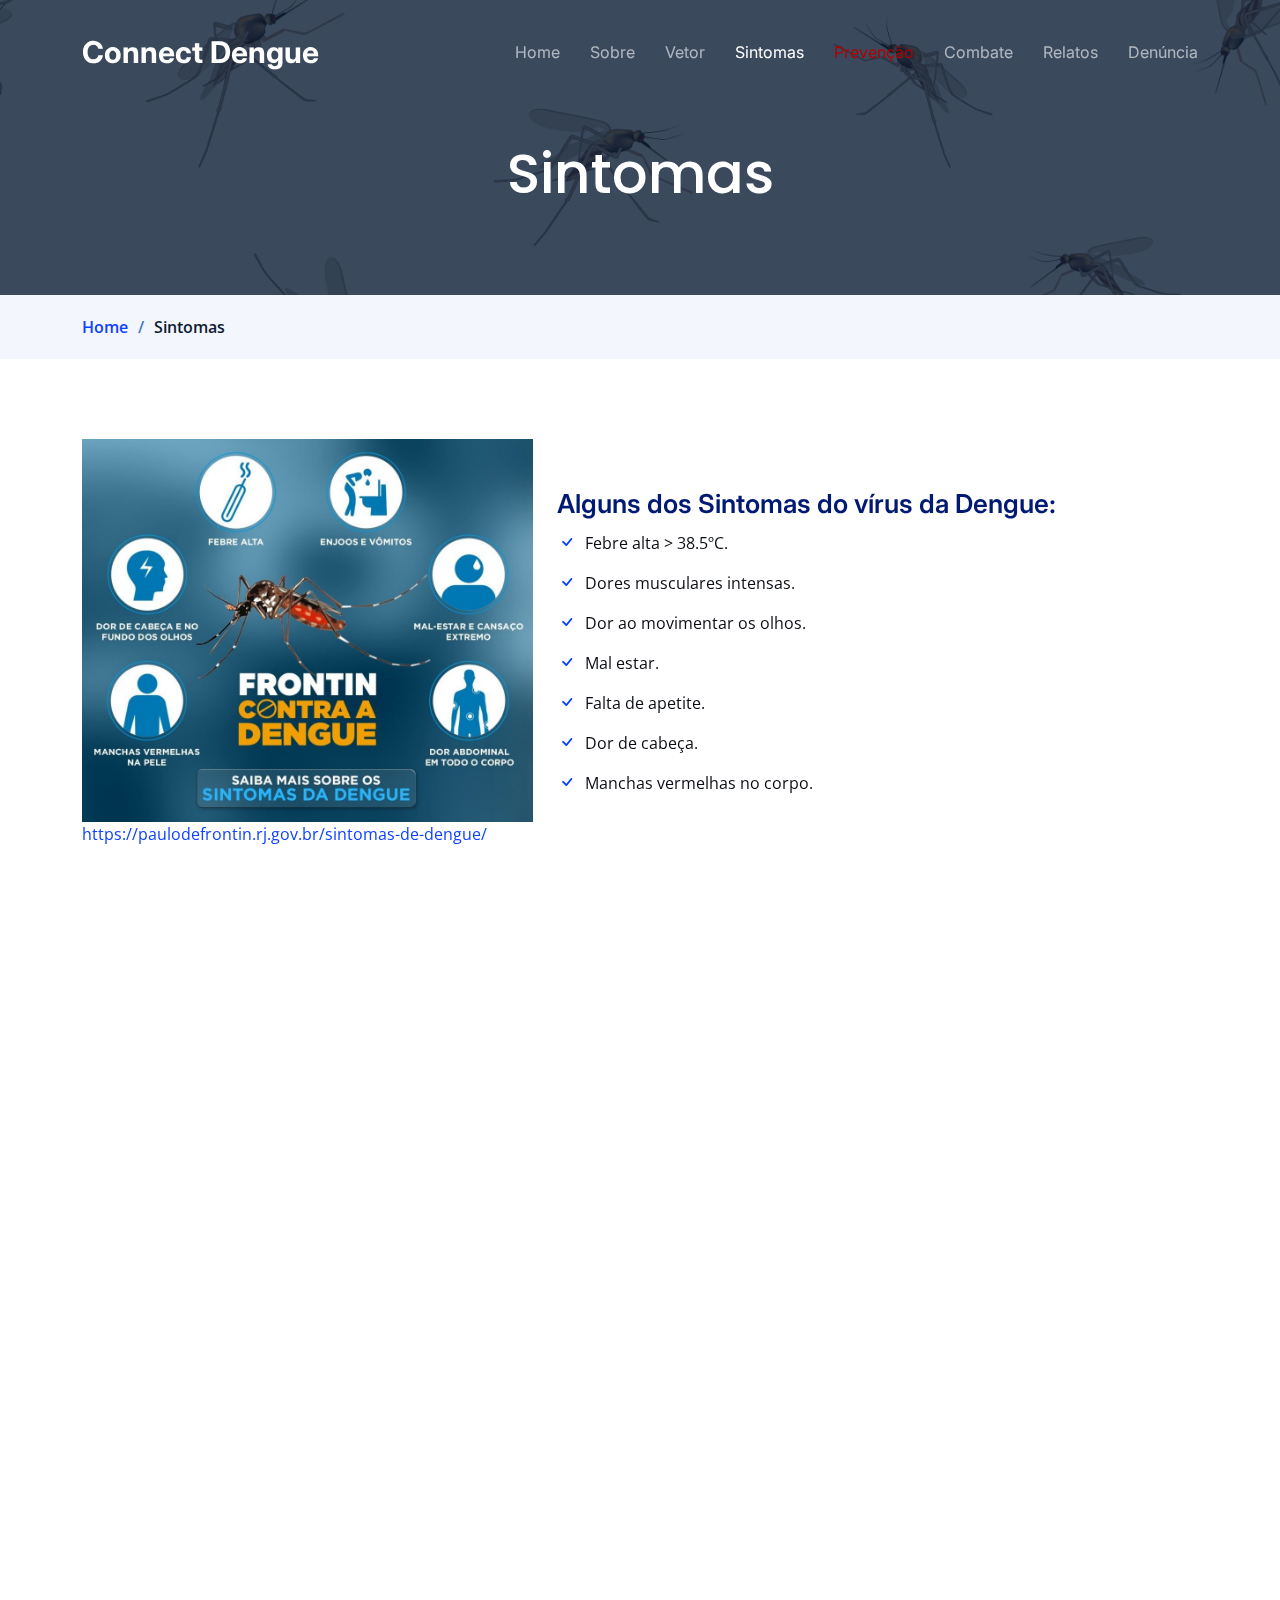
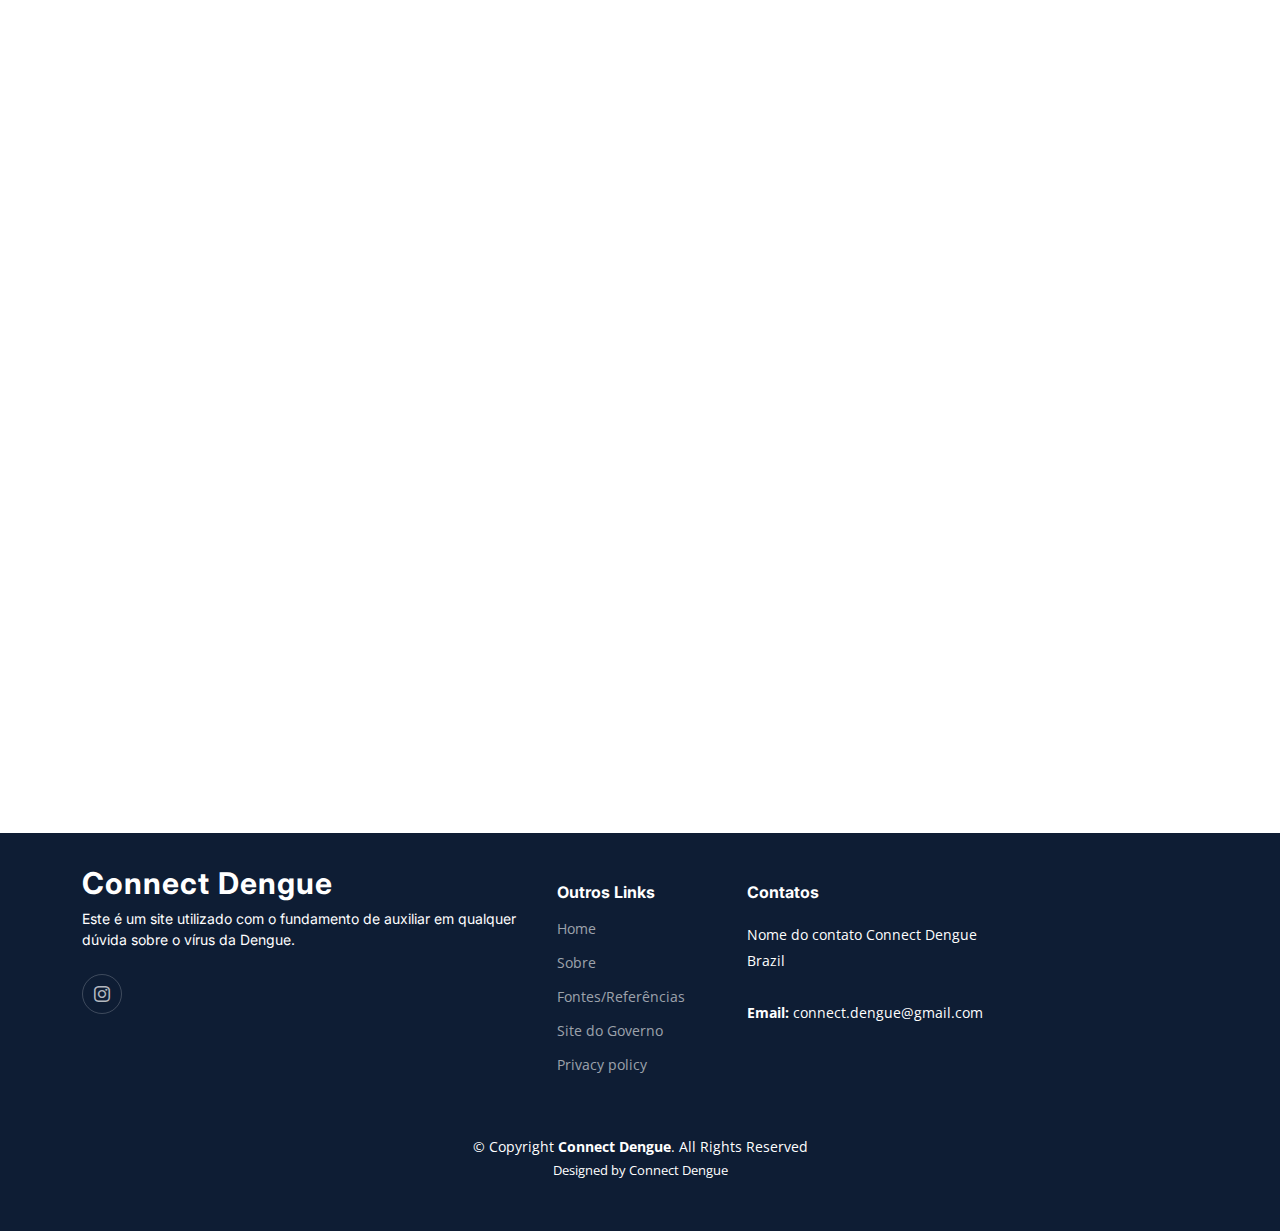
<file: sintomas.html>
<!DOCTYPE html>
<html lang="en">

<head>
  <meta charset="utf-8">
  <meta content="width=device-width, initial-scale=1.0" name="viewport">

  <title>Sintomas - Connect Dengue</title>
  <meta content="" name="description">
  <meta content="" name="keywords">

  <!-- Favicons -->
  <link href="images/icons/icon-152x152.png" rel="icon">
  <link href="images/icons/icon-152x152.png" rel="apple-touch-icon">

  <!-- Google Fonts -->
  <link rel="preconnect" href="https://fonts.googleapis.com">
  <link rel="preconnect" href="https://fonts.gstatic.com" crossorigin>
  <link href="https://fonts.googleapis.com/css2?family=Open+Sans:ital,wght@0,300;0,400;0,500;0,600;0,700;1,300;1,400;1,600;1,700&family=Poppins:ital,wght@0,300;0,400;0,500;0,600;0,700;1,300;1,400;1,500;1,600;1,700&family=Inter:ital,wght@0,300;0,400;0,500;0,600;0,700;1,300;1,400;1,500;1,600;1,700&display=swap" rel="stylesheet">

  <!-- Vendor CSS Files -->
  <link href="assets/vendor/bootstrap/css/bootstrap.min.css" rel="stylesheet">
  <link href="assets/vendor/bootstrap-icons/bootstrap-icons.css" rel="stylesheet">
  <link href="assets/vendor/fontawesome-free/css/all.min.css" rel="stylesheet">
  <link href="assets/vendor/glightbox/css/glightbox.min.css" rel="stylesheet">
  <link href="assets/vendor/swiper/swiper-bundle.min.css" rel="stylesheet">
  <link href="assets/vendor/aos/aos.css" rel="stylesheet">

  <!-- Template Main CSS File -->
  <link href="assets/css/main.css" rel="stylesheet">

</head>

<body>

  <!-- ======= Header ======= -->
  <header id="header" class="header d-flex align-items-center fixed-top">
    <div class="container-fluid container-xl d-flex align-items-center justify-content-between">

      <a href="index.html" class="logo d-flex align-items-center">
        <h1>Connect Dengue</h1>
      </a>

      <i class="mobile-nav-toggle mobile-nav-show bi bi-list"></i>
      <i class="mobile-nav-toggle mobile-nav-hide d-none bi bi-x"></i>
      <nav id="navbar" class="navbar">
        <ul>
          <li><a href="index.html">Home</a></li>
          <li><a href="sobre.html">Sobre</a></li>
          <li><a href="vetor.html">Vetor</a></li>
          <li><a href="sintomas.html" class="active">Sintomas</a></li>
          <li><a href="prevencao.html" style="color: rgb(173, 2, 2);">Prevenção</a></li>
          <li><a href="combates.html">Combate</a></li>
          <li><a href="relatos.php">Relatos</a></li>
          <li><a href="denuncia.html">Denúncia</a></li>

        </ul>
      </nav><!-- .navbar -->

    </div>
  </header><!-- End Header -->

  <main id="main">
    <!-- ======= Breadcrumbs ======= -->
    <div class="breadcrumbs">
      <div class="page-header d-flex align-items-center" style="background-image: url('assets/img/inicial-todas.jpg');">
        <div class="container position-relative">
          <div class="row d-flex justify-content-center">
            <div class="col-lg-6 text-center">
              <h2>Sintomas</h2>
            </div>
          </div>
        </div>
      </div>
      <nav>
        <div class="container">
          <ol>
            <li><a href="index.html">Home</a></li>
            <li>Sintomas</li>
          </ol>
        </div>
      </nav>
    </div><!-- End Breadcrumbs -->
    <!-- ======= Features Section ======= -->
    <section id="features" class="features">
      <div class="container">

        <div class="row gy-4 align-items-center features-item" data-aos="fade-up">

          <div class="col-md-5">
            <figure>
            <img src="assets/img/tabela-sintomas.jpg" class="img-fluid" alt="Pequeno mapa mental sobre os sintomas da dengue, como febre alta, dor de cabeça, manchas vermelhas na pele, vômitos de enjoos, mal-estar e dores no corpo.">
            <figurecaption> <a href="https://paulodefrontin.rj.gov.br/sintomas-de-dengue/">https://paulodefrontin.rj.gov.br/sintomas-de-dengue/</a></figurecaption>
            </figure>
          </div>
          <div class="col-md-7">
            <h3>Alguns dos Sintomas do vírus da Dengue:</h3>
            <ul>
              <li><i class="bi bi-check"></i> Febre alta > 38.5ºC.</li>
              <li><i class="bi bi-check"></i> Dores musculares intensas.</li>
              <li><i class="bi bi-check"></i> Dor ao movimentar os olhos.</li>
              <li><i class="bi bi-check"></i> Mal estar.</li>
              <li><i class="bi bi-check"></i> Falta de apetite.</li>
              <li><i class="bi bi-check"></i> Dor de cabeça.</li>
              <li><i class="bi bi-check"></i> Manchas vermelhas no corpo.</li>
            </ul>
          </div>
        </div><!-- Features Item -->

        <div class="row gy-4 align-items-center features-item" data-aos="fade-up">
          <div class="col-md-5">
            <figure>
            <img src="assets/img/picada-sintomas.jpg" class="img-fluid" alt="Ilustração de um mosquito-da-dengue picando uma mão humana.">
            <figurecaption> <a href="https://blog.drogarianovaesperanca.com.br/quais-os-sintomas-da-dengue/?amp=1">https://blog.drogarianovaesperanca.com.br/quais-os-sintomas-da-dengue/?amp=1</a></figurecaption>
            </figure>
          </div>
          <div class="col-md-7">
            <h3>Alguns dos sinais de alarme para Dengue: </h3>
            <ul>
              <li><i class="bi bi-check"></i> Dor abdominal;</li>
              <li><i class="bi bi-check"></i> Vômitos persistentes;</li>
              <li><i class="bi bi-check"></i> Acúmulo de líquidos (ascite, derrame pleural, derrame pericárdico);</li>
              <li><i class="bi bi-check"></i> Hipotensão postural e/ou lipotímia;</li>
              <li><i class="bi bi-check"></i> Letargia e/ou irritabilidade;</li>
              <li><i class="bi bi-check"></i> Hepatomegalia maior do que 2cm abaixo do rebordo costal;</li>
              <li><i class="bi bi-check"></i> Sangramento de mucosa;</li>
              <li><i class="bi bi-check"></i> Aumento progressivo do hematócrito.</li>
              
            </ul>
          </div>
        </div><!-- Features Item -->

        <div class="row gy-4 align-items-center features-item" data-aos="fade-up">
          <div class="col-md-5">
            <figure>
            <img src="assets/img/alimentando-se-sintomas.jpg" class="img-fluid" alt="Foto do mosquito-da-dengue bem alimentado com sangue.">
            <figurecaption> <a href="https://drauziovarella.uol.com.br/infectologia/doencas-transmitidas-por-aedes-aegypti-e-aedes-albopictus/amp/">https://drauziovarella.uol.com.br/infectologia/doencas-transmitidas-por-aedes-aegypti-e-aedes-albopictus/amp/</a></figurecaption>
            </figure>
          </div>
          <div class="col-md-7">
            <h3>Carácteristicas complicadas da Dengue</h3>
            <p>
              No entanto, a infecção por dengue pode ser assintomática (sem sintomas), leve ou grave. Neste último 
              caso pode levar até a morte. Normalmente, a primeira manifestação da dengue é a febre alta (39° a 40°C), 
              de início abrupto, que geralmente dura de 2 a 7 dias, acompanhada de dor de cabeça, dores no corpo e 
              articulações, além de prostração, fraqueza, dor atrás dos olhos, erupção e coceira na pele. Perda de 
              peso, náuseas e vômitos são comuns. Em alguns casos também apresenta manchas vermelhas na pele.
              (Dados retirados de: Dengue, Sintomas e Sinais, disponível em: https://www.dengue.pr.gov.br/Pagina/Dengue-Sintomas-e-Sinais 
              Acesso em: 11, de Abril de 2023)
            </p>
            
          </div>
        </div><!-- Features Item -->


        <div class="row gy-4 align-items-center features-item" data-aos="fade-up">
          <div class="col-md-5 order-1 order-md-2">
            <figure>
            <img src="assets/img/dengue-covid-sintomas.jpg" class="img-fluid" alt="Montagem de mosquito-da-dengue e o vírus do COVID-19 lado a lado.">
            <figurecaption> <a href="https://medicinasa.com.br/covid-dengue/">https://medicinasa.com.br/covid-dengue/</a></figurecaption>
            </figure>
          </div>
          <div class="col-md-7 order-2 order-md-1">
            <h3>Dengue ou Covid?</h3>
            <p>
              Dengue e Covid-19 podem ter sintomas iniciais semelhantes, com febre, dor de cabeça e dor 
              no corpo. As duas doenças possuem um período febril e uma fase crítica e ambas são infecções 
              sistêmicas, mas nem sempre típicos e com evolução padrão, principalmente nas crianças e bebês.
              Quadros respiratórios como tosse seca, falta de ar e alterações de olfato e paladar são mais 
              encontrados na Covid. Febre e cansaço também são sintomas comuns da doença provocada pelo novo 
              coronavírus.
              Já os sintomas da dengue, transmitida pelo mosquito Aedes aegypti são febra alta, dores 
              intensas de cabeça e no corpo, fraqueza e cansaço. Também podem aparecer manchas vermelhas 
              pelo corpo. Os pacientes com dengue, geralmente, não apresentam quadros respiratórios, como 
              tosse e coriza. Entre os sinais de alerta de que o paciente pode estar evoluindo para uma 
              forma grave estão vômitos persistentes, dor abdominal intensa e tontura, podendo ou não ter 
              sangramentos.
              (Dados retirados de: Cidade São Paulo, Cansaço, febre e dores no corpo: dengue ou Covid?, disponível em: https://www.capital.sp.gov.br/noticia/cansaco-febre-e-dores-no-corpo-dengue-ou-covid#:~: 
              Data da postagem: 28/01/2021 Acesso em: 11, de Abril de 2023)
            </p>
          </div>
        </div><!-- Features Item -->

      </div>
    </section><!-- End Features Section -->

  </main><!-- End #main -->

  <!-- ======= Footer ======= -->
  <footer id="footer" class="footer">

    <div class="container">
      <div class="row gy-4">
        <div class="col-lg-5 col-md-12 footer-info">
          <a href="index.html" class="logo d-flex align-items-center">
            <span>Connect Dengue</span>
          </a>
          <p>Este é um site utilizado com o fundamento de auxiliar em qualquer dúvida sobre o vírus da Dengue.</p>
          <div class="social-links d-flex mt-4">
            <a href="https://www.instagram.com/connect_dengue/?igshid=MzRlODBiNWFlZA%3D%3D" class="instagram"><i class="bi bi-instagram"></i></a>
          </div>
        </div>

        <div class="col-lg-2 col-6 footer-links">
          <h4>Outros Links</h4>
          <ul>
            <li><a href="index.html">Home</a></li>
            <li><a href="sobre.html">Sobre</a></li>
            <li><a href="fontes.html">Fontes/Referências</a></li>
            <li><a href="https://saude.sp.gov.br/">Site do Governo</a></li>
            <li><a href="#">Privacy policy</a></li>
          </ul>
        </div>

        <div class="col-lg-3 col-md-12 footer-contact text-center text-md-start">
          <h4>Contatos</h4>
          <p>
            Nome do contato Connect Dengue<br>
            Brazil<br><br>
            <strong>Email:</strong> connect.dengue@gmail.com<br>
          </p>

        </div>

      </div>
    </div>

    <div class="container mt-4">
      <div class="copyright">
        &copy; Copyright <strong><span>Connect Dengue</span></strong>. All Rights Reserved
      </div>
      <div class="credits">
        Designed by <a href="#">Connect Dengue</a>
      </div>
    </div>

  </footer><!-- End Footer -->
  <!-- End Footer -->

  <a href="#" class="scroll-top d-flex align-items-center justify-content-center"><i class="bi bi-arrow-up-short"></i></a>

  <div id="preloader"></div>

  <!-- Vendor JS Files -->
  <script src="assets/vendor/bootstrap/js/bootstrap.bundle.min.js"></script>
  <script src="assets/vendor/purecounter/purecounter_vanilla.js"></script>
  <script src="assets/vendor/glightbox/js/glightbox.min.js"></script>
  <script src="assets/vendor/swiper/swiper-bundle.min.js"></script>
  <script src="assets/vendor/aos/aos.js"></script>
  <script src="assets/vendor/php-email-form/validate.js"></script>

  <!-- Template Main JS File -->
  <script src="assets/js/main.js"></script>

</body>

</html>
</file>
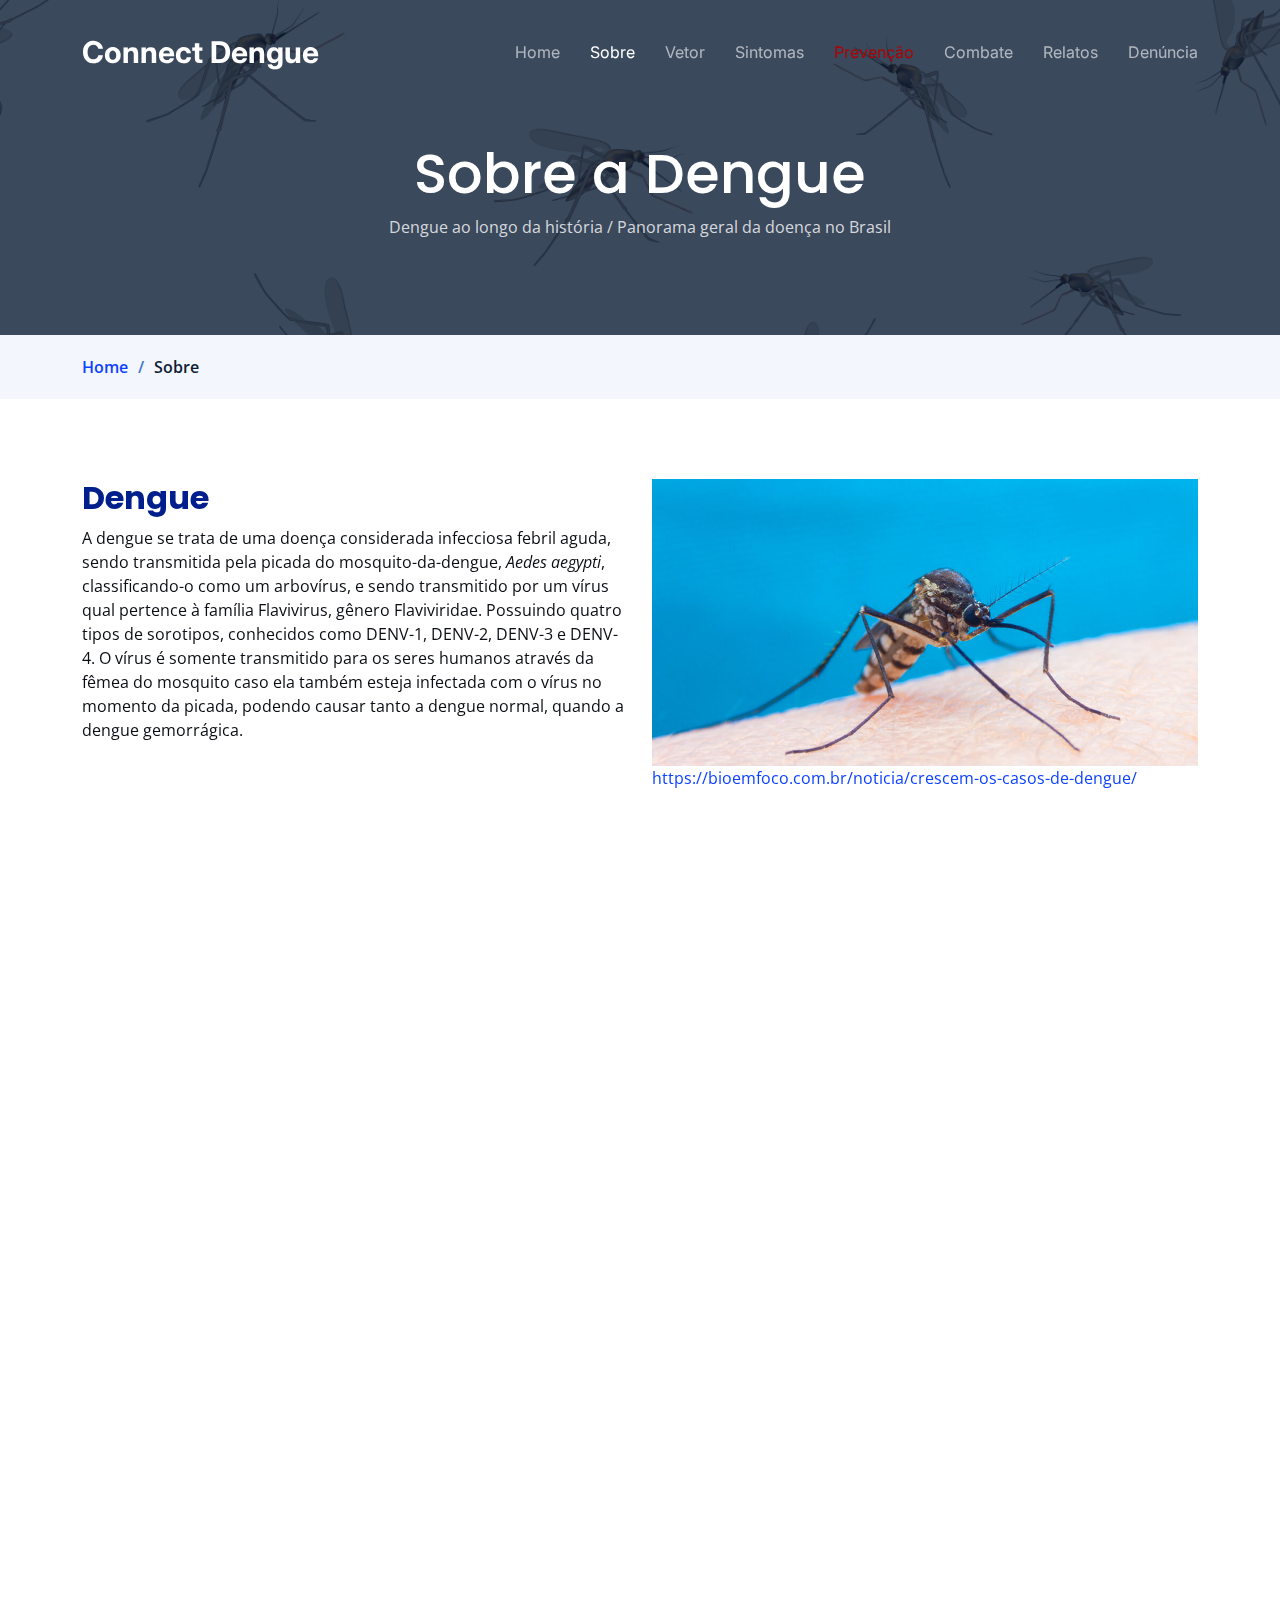
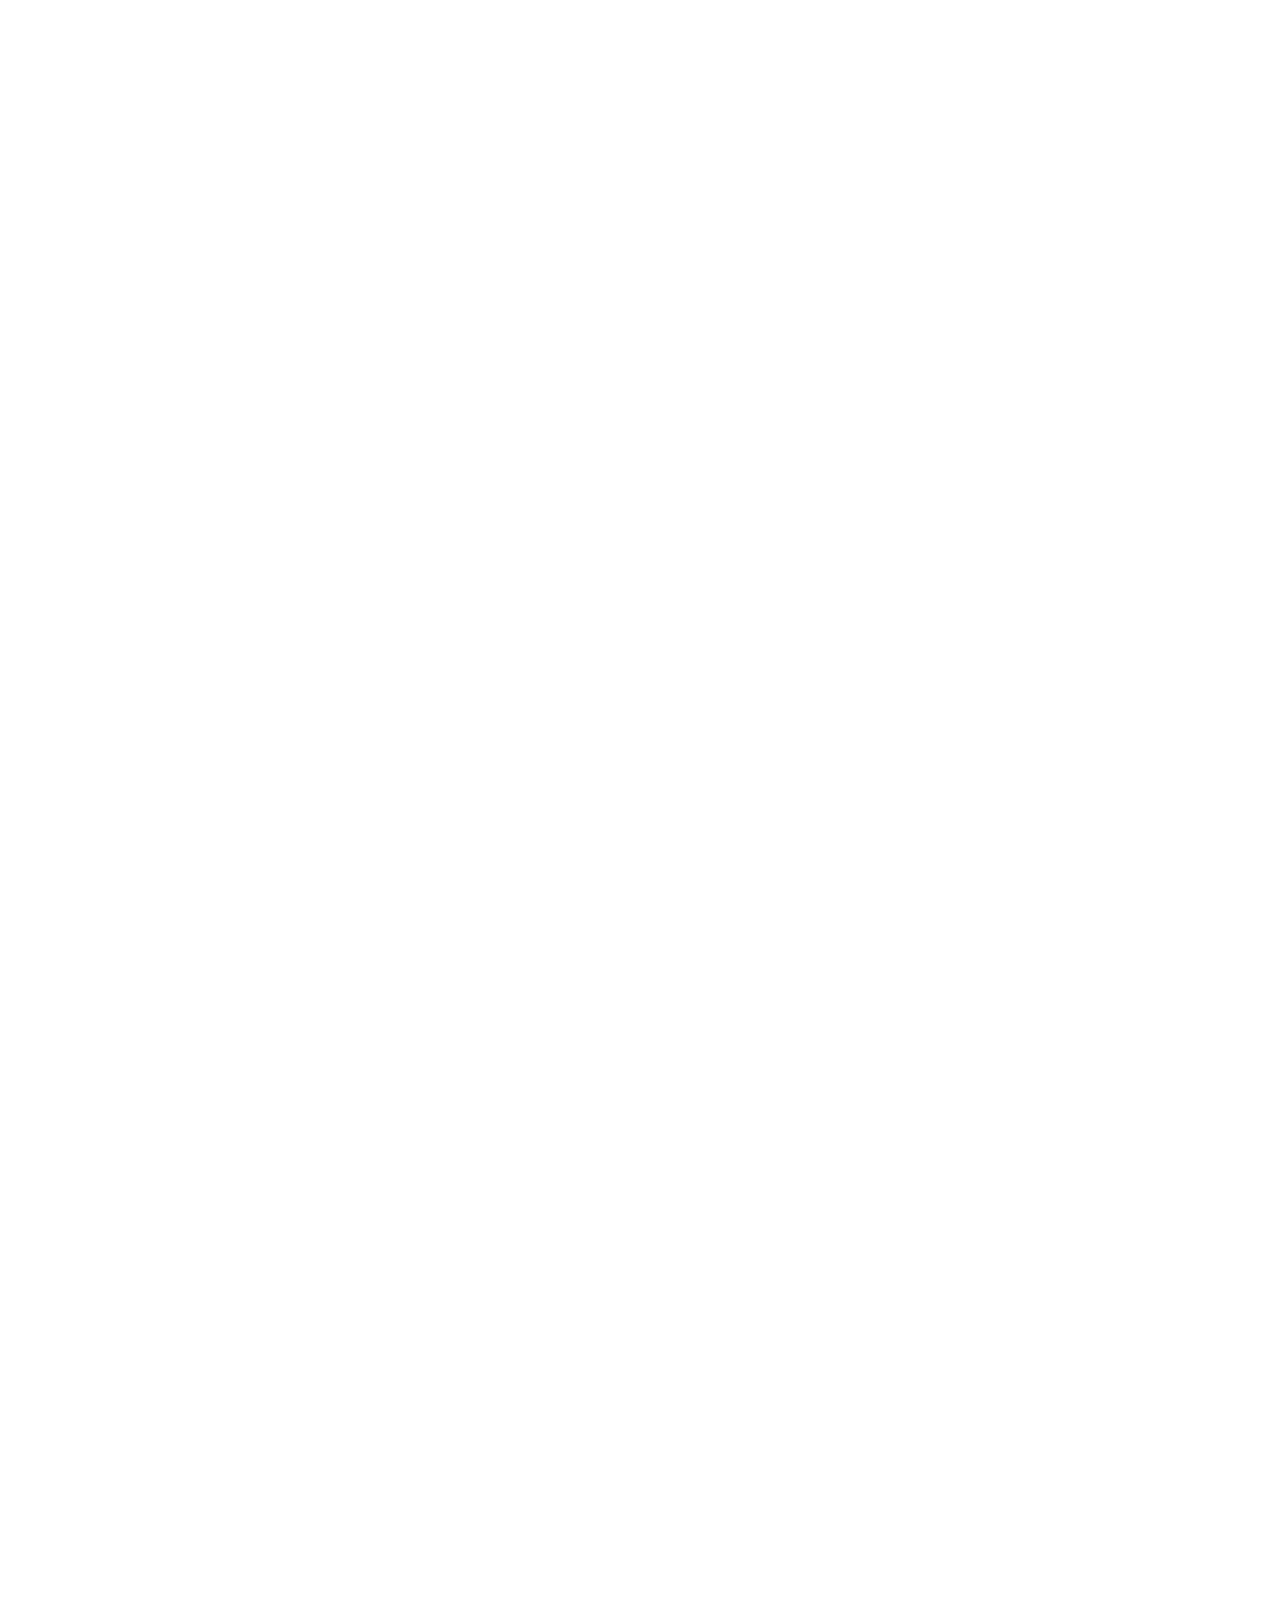
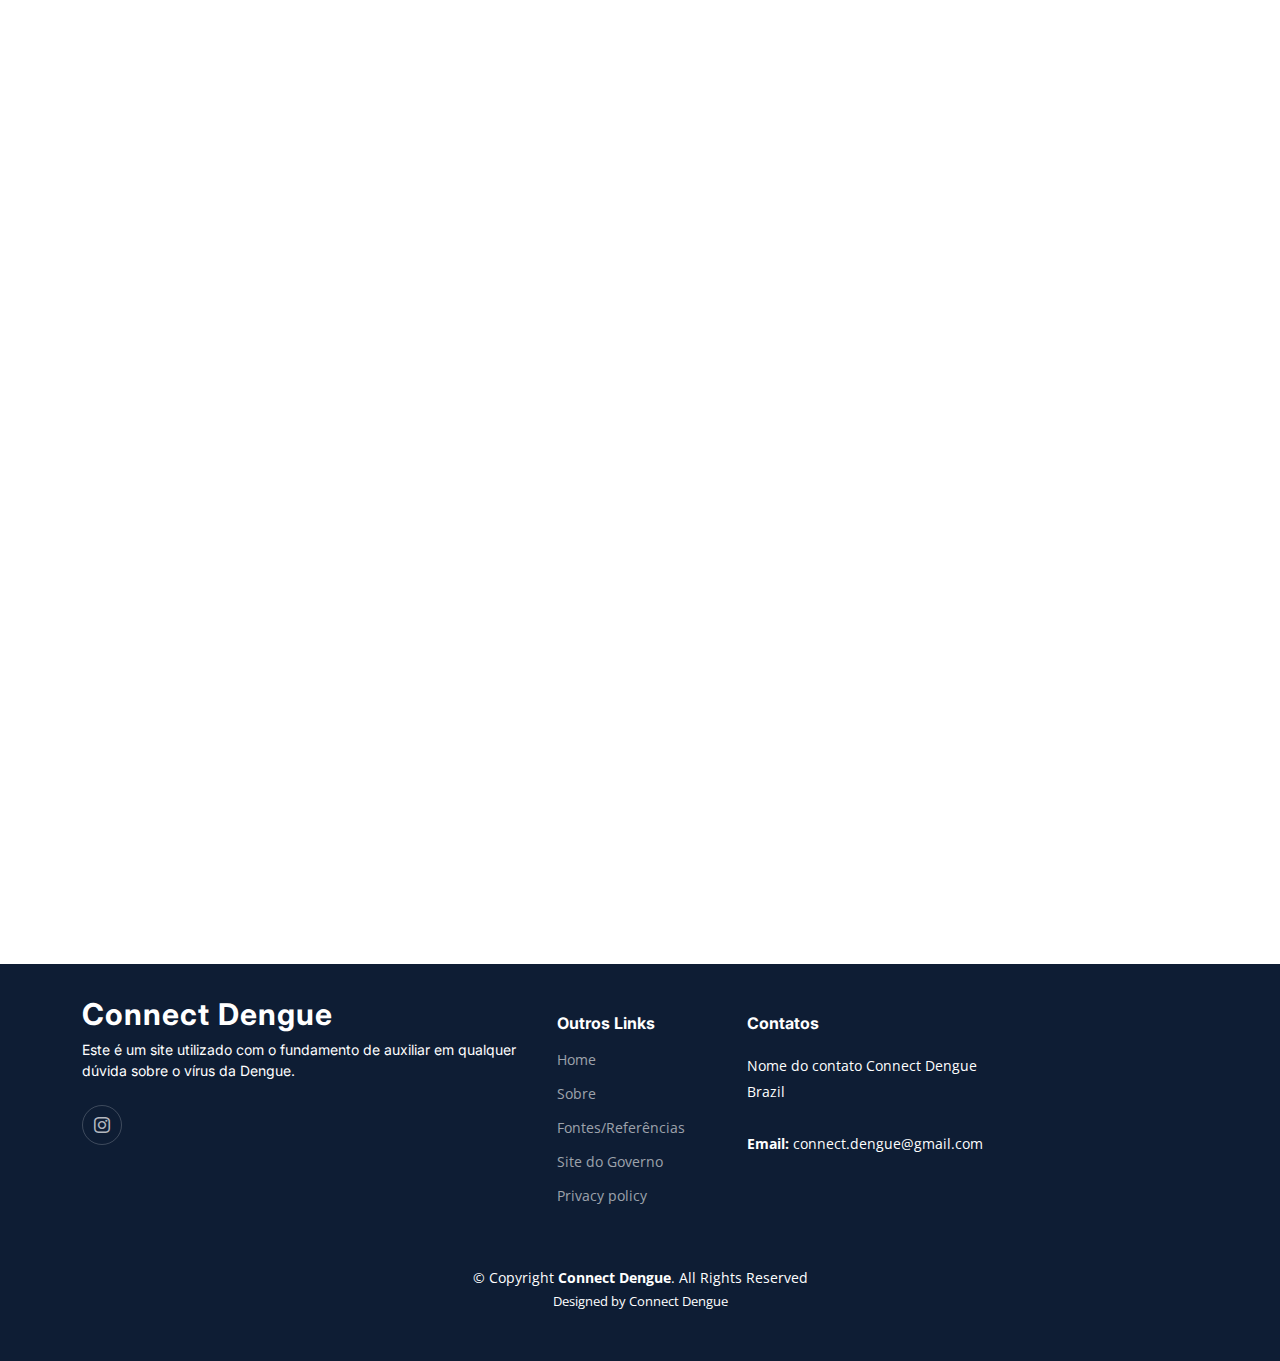
<file: sobre.html>
<!DOCTYPE html>
<html lang="en">

<head>
  <meta charset="utf-8">
  <meta content="width=device-width, initial-scale=1.0" name="viewport">

  <title>Sobre - Connect Dengue</title>
  <meta content="" name="description">
  <meta content="" name="keywords">

  <!-- Favicons -->
  <link href="images/icons/icon-152x152.png" rel="icon">
  <link href="images/icons/icon-152x152.png" rel="apple-touch-icon">

  <!-- Google Fonts -->
  <link rel="preconnect" href="https://fonts.googleapis.com">
  <link rel="preconnect" href="https://fonts.gstatic.com" crossorigin>
  <link
    href="https://fonts.googleapis.com/css2?family=Open+Sans:ital,wght@0,300;0,400;0,500;0,600;0,700;1,300;1,400;1,600;1,700&family=Poppins:ital,wght@0,300;0,400;0,500;0,600;0,700;1,300;1,400;1,500;1,600;1,700&family=Inter:ital,wght@0,300;0,400;0,500;0,600;0,700;1,300;1,400;1,500;1,600;1,700&display=swap"
    rel="stylesheet">

  <!-- Vendor CSS Files -->
  <link href="assets/vendor/bootstrap/css/bootstrap.min.css" rel="stylesheet">
  <link href="assets/vendor/bootstrap-icons/bootstrap-icons.css" rel="stylesheet">
  <link href="assets/vendor/fontawesome-free/css/all.min.css" rel="stylesheet">
  <link href="assets/vendor/glightbox/css/glightbox.min.css" rel="stylesheet">
  <link href="assets/vendor/swiper/swiper-bundle.min.css" rel="stylesheet">
  <link href="assets/vendor/aos/aos.css" rel="stylesheet">

  <!-- Template Main CSS File -->
  <link href="assets/css/main.css" rel="stylesheet">

</head>

<body>

  <!-- ======= Header ======= -->
  <header id="header" class="header d-flex align-items-center fixed-top">
    <div class="container-fluid container-xl d-flex align-items-center justify-content-between">

      <a href="index.html" class="logo d-flex align-items-center">
        <h1>Connect Dengue</h1>
      </a>

      <i class="mobile-nav-toggle mobile-nav-show bi bi-list"></i>
      <i class="mobile-nav-toggle mobile-nav-hide d-none bi bi-x"></i>
      <nav id="navbar" class="navbar">
        <ul>
          <li><a href="index.html">Home</a></li>
          <li><a href="sobre.html" class="active">Sobre</a></li>
          <li><a href="vetor.html">Vetor</a></li>
          <li><a href="sintomas.html">Sintomas</a></li>
          <li><a href="prevencao.html" style="color: rgb(173, 2, 2);">Prevenção</a></li>
          <li><a href="combates.html">Combate</a></li>
          <li><a href="relatos.php">Relatos</a></li>
          <li><a href="denuncia.html">Denúncia</a></li>
        </ul>
      </nav><!-- .navbar -->

    </div>
  </header><!-- End Header -->

  <main id="main">

    <!-- ======= Breadcrumbs ======= -->
    <div class="breadcrumbs">
      <div class="page-header d-flex align-items-center" style="background-image: url('assets/img/inicial-todas.jpg');">
        <div class="container position-relative">
          <div class="row d-flex justify-content-center">
            <div class="col-lg-6 text-center">
              <h2>Sobre a Dengue</h2>
              <p>Dengue ao longo da história / Panorama geral da doença no Brasil</p>
            </div>
          </div>
        </div>
      </div>
      <nav>
        <div class="container">
          <ol>
            <li><a href="index.html">Home</a></li>
            <li>Sobre</li>
          </ol>
        </div>
      </nav>
    </div><!-- End Breadcrumbs -->

    <!-- ======= About Us Section ======= -->
    <section id="about" class="about">
      <div class="container" data-aos="fade-up">

        <div class="row gy-4">
          <div class="col-lg-6 position-relative align-self-start order-lg-last order-first">
            <figure>
              <img src="assets/img/sobreDengue.jpg" class="img-fluid" alt="Foto do mosquito-da-dengue com macro." id="fototrocar">
              <figurecaption> <a
                  href="https://bioemfoco.com.br/noticia/crescem-os-casos-de-dengue/">https://bioemfoco.com.br/noticia/crescem-os-casos-de-dengue/</a>
              </figurecaption>
            </figure>
          </div>
          <div class="col-lg-6 content order-last  order-lg-first">
            <h3>Dengue</h3>
            <p>
              A dengue se trata de uma doença considerada infecciosa febril aguda, sendo transmitida pela picada do mosquito-da-dengue, 
              <em>Aedes aegypti</em>, classificando-o como um arbovírus, e sendo transmitido por um vírus qual pertence à família Flavivirus, 
              gênero Flaviviridae. Possuindo quatro tipos de sorotipos, conhecidos como DENV-1, DENV-2, DENV-3 e DENV-4.
              O vírus é somente transmitido para os seres humanos através da fêmea do mosquito caso ela também esteja infectada 
              com o vírus no momento da picada, podendo causar tanto a dengue normal, quando a dengue gemorrágica. 
            </p>
            <ul>

            </ul>
          </div>
        </div>

      </div>
    </section><!-- End About Us Section -->

    <!-- ======= teste dengue Section ======= -->
    <section id="about" class="about">
      <div class="container" data-aos="fade-up">

        <div class="row gy-4">
          <div class="col-lg-6 position-relative align-self-start order-lg-last order-first">
            <figure>
              <img src="assets/img/seringa_teste_dengue.jpg" class="img-fluid" alt="Seringa com sangue representando o teste da Dengue." id="fototrocar">
              <figurecaption> <a
                  href="https://br.freepik.com/fotos-premium/seringa-com-sangue_6773630.htm">https://br.freepik.com/fotos-premium/seringa-com-sangue_6773630.htm</a>
              </figurecaption>
            </figure>
          </div>
          <div class="col-lg-6 content order-last  order-lg-first">
            <h3>Teste</h3>
            <p>O teste da dengue acaba por serem exames físicos e complementares, como por anamnese, onde se é retratado 
              através de dados, como sintomas do paciênte, casos na região, histórico caso já tenha tido a doença, se possui 
              doenças crônicas ou o uso de medicamentos. No quesito físico, é avaliado através dos sintomas normais, como sangramento, 
              dores nas articulações, etc. Nos exames laboratoriais, todos são geralemente feitos através de uma coleta de gangue, entre eles temos:<br>
              Pesquisa de antígeno NS1: este por sua vez ajuda no diagnóstico nos primeiros dias, no qual incorpora a detecção do antígeno NS1 
              em amostras de sangue, e pesquisa a positividade para imunoglobulinas de classe IgG e IgM, simultaneamente.<br>
              Sorologia para dengue: Ela por sua vez acaba levando em conta apenas od anticorpos IgG e IgM, também tendo ue ser realizada após o 6 dia de sintomas.<br>
              Outros: Pode ser feita através de um hemograma completo graças ás plaquetas de sangue, e sendo sómente em casos mais avançados, 
              ou por um painel metabólico básico também somente em casos graves.
              saiba mais em: https://angadiagnostica.com.br/como-e-feito-o-diagnostico-da-dengue/#:~:
            </p>
          </div>
        </div>

      </div>
    </section><!-- teste dengue Us Section -->

    <!-- ======= Features Section ======= -->
    <section id="features" class="features">
      <div class="container">

        <div class="row gy-4 align-items-center features-item" data-aos="fade-up">

          <div class="col-md-5">
            <figure>
              <img src="assets/img/mosquito-sobre.png" class="img-fluid" alt="Mosquito-da-dengue com um símbolo de proibido.">
              <figurecaption> <a
                  href="https://www.bombeiros.ms.gov.br/5o-subgrupamento-de-bombeiros-militar-independente-de-coxim-continua-a-guerra-contra-o-mosquito-da-dengue/">https://www.bombeiros.ms.gov.br/5o-subgrupamento-de-bombeiros-militar-independente-de-coxim-continua-a-guerra-contra-o-mosquito-da-dengue/</a>
              </figurecaption>
            </figure>
          </div>
          <div class="col-md-7">
            <h3>Dengue no mundo e no Brasil</h3>
            <p>
              O Aedes aegypti teve origem na África (provavelmente na região nordeste) e de lá se espalhou para a Ásia e
              Américas principalmente por transporte marítimo. Provavelmente chegou ao Brasil no século 18 em navios que
              transportavam escravos (os chamados navios negreiros), pois os ovos do mosquito podem durar até um ano sem
              entrar em contato com a água. Há referências a epidemias de dengue em 1916 em São Paulo e 1923 em Niteró,
              ambas sem diagnóstico laboratorial. Em 1955, uma grande campanha da Organização Pan-Americana de Saúde
              levou à erradicação do A. aegypti no Brasil e em vários outros países americanos. No entanto, a campanha
              não terminou e o mosquito permaneceu em várias ilhas do mar do Caribe, Guiana, Suriname, Venezuela e sul
              dos Estados Unidos, voltando a se espalhar.
            </p>
          </div>
        </div><!-- Features Item -->

        <div class="row gy-4 align-items-center features-item" data-aos="fade-up">
          <div class="col-md-5 order-1 order-md-2">
            <figure>
              <img src="assets/img/mapa-dengue-sobre.jpg" class="img-fluid" alt="Mapa termico que demonstra dados sobre os lugares com maior números de caso de dengue no Brasil.">
              <figurecaption> <a
                  href="https://www.redegn.com.br/?sessao=noticia&cod_noticia=130659">https://www.redegn.com.br/?sessao=noticia&cod_noticia=130659</a>
              </figurecaption>
            </figure>
          </div>
          <div class="col-md-7 order-2 order-md-1">
            <h3></h3>
            <p>
              Em 1963, foi comprovada circulação dos sorotipos DENV-2 e DENV-3 em vários países. No fim
              da década de 60, o Brasil novamente contava com a presença do vetor em suas principais
              metrópoles. Em 1967, Leônidas Deane detectou o A. aegypti na cidade de Belém (provavelmente
              trazido do Caribe em pneus contrabandeados). Em 1974, o mosquito já infestava Salvador,
              chegando ao Rio de Janeiro novamente no final da década de 70. Em 1977, o sorotipo DENV-1
              foi introduzido nas Américas, inicialmente pela Jamaica. A partir de 1980, foram notificadas
              epidemias em diversos países.
              A primeira epidemia documentada clínica e laboratorialmente ocorreu em 1981-1982, em Boa Vista (Roraima),
              causada pelos sorotipos DENV-1 e DENV-4. No ano de 1986, com a introdução do sorotipo DENV-1 no Rio de
              Janeiro, foram registradas epidemias em diversos estados. A introdução dos sorotipos DENV-2 e DENV-3
              ocorreu também pelo Rio de Janeiro, em 1990 e 2000 respectivamente. O DENV-3 apresentou rápida dispersão
              para 24 estados do país no período de 2001-2003. O DENV-4 foi reintroduzido no país em 2010 no estado de
              Roraima, dali se espalhou para o resto do país.
              (Dados retirados de: Dengue Fiocruz disponível em: https://www.cpqrr.fiocruz.br/pg/dengue/ Acesso em: 14, de Março de 2023)
            </p>
          </div>
        </div><!-- Features Item -->

        <div class="row gy-4 align-items-center features-item" data-aos="fade-up">
          <div class="col-md-5">
            <figure>
              <img src="assets/img/dengue-hemorragica-sobre.jpg" class="img-fluid" alt="Imagens de manchas da dengue hemorrágica causadas na pele.">
              <figurecaption> <a
                  href="https://www.tuasaude.com/dengue-hemorragica/">https://www.tuasaude.com/dengue-hemorragica/</a>
              </figurecaption>
            </figure>
          </div>
          <div class="col-md-7">
            <h3></h3>
            <p>
              A doença no Brasil apresenta ciclos endêmicos e epidêmicos, com epidemias explosivas ocorrendo a
              cada 4 ou 5 anos. Desde a introdução do vírus no país (1981) mais de sete milhões de casos já foram
              notificados. Nos últimos dez anos, têm-se observado, além do elevado número de casos, o aumento da
              gravidade da doença e, consequentemente, de hospitalizações. Em 1998, a média de internações era de
              4/100.000 habitantes; no período de 2000-2010, essas internações passaram a 49.7/100.000 habitantes.
              Outro aspecto epidemiológico que vem mudando nos últimos cinco anos é a distribuição dos casos de
              dengue clássica e dengue hemorrágica por faixa etária, antes predominantemente em adultos e, após
              2006-2007, com maior incidência em crianças. As maiores epidemias detectadas até o momento ocorreram
              nos anos de 1998, 2002, 2008, 2010 e 2011.
              (Dados retirados de: Dengue Fiocruz disponível em: https://www.cpqrr.fiocruz.br/pg/dengue/ Acesso em: 14, de Março de 2023)
            </p>

          </div>
        </div><!-- Features Item -->

        <div class="row gy-4 align-items-center features-item" data-aos="fade-up">
          <div class="col-md-5 order-1 order-md-2">
            <figure>
              <img src="assets/img/dengue-2-sobre.jpg" class="img-fluid" alt="Foto de mosquito-da-dengue na mão de um ser humano.">
              <figurecaption> <a
                  href="https://www.uol.com.br/vivabem/noticias/redacao/2021/02/10/grupo-busca-modelos-para-prever-epidemias-de-dengue-zika-e-febre-amarela.amp.htm">https://www.uol.com.br/vivabem/noticias/redacao/2021/02/10/grupo-busca-modelos-para-prever-epidemias-de-dengue-zika-e-febre-amarela.amp.htm</a>
              </figurecaption>
            </figure>
          </div>
          <div class="col-md-7 order-2 order-md-1">
            <h3></h3>
            <p class="fst-italic">
            </p>
            <p>
              O ano de 2010 foi o mais crítico: aproximadamente um milhão de casos foram notificados. Nos últimos
              anos, os dados continuam alarmantes. Segundo o Ministério da Saúde, até meados de fevereiro de 2013,
              foram notificados 204.650 casos de dengue no país, sendo 324 desses registros ocorrências graves da
              doença e 33 o número de óbitos. Em comparação ao mesmo período em 2012, o aumento de casos notificados
              foi de 190%, com as regiões Centro-Oeste e Sudeste do país liderando as notificações (79% dos casos
              registrados no país). No entanto, o houve uma redução considerável de 44% nos registros de casos
              graves e de 20% no número de óbitos.
              A análise por unidade federada apontou que 84,6% dos casos estiveram concentrados em oito
              estados: Mato Grosso do Sul, Minas Gerais, Goiás, São Paulo, Rio de Janeiro, Paraná, Mato
              Grosso e Espirito Santo. Em relação à circulação viral, 52,6 % das analises realizadas
              foram positivas para o DENV-4. No que se refere à infestação Aedes aegypti, um levantamento
              realizado em 983 cidades revelou que 267 destas estão em situação de risco para dengue e
              487 em alerta. Dentre as capitais, Palmas (TO) e Porto Velho (RO) estão em situação de
              risco; Belém (PA), Manaus (AM), Rio Branco (AC), Aracaju (SE), Fortaleza (CE), Maceió (AL),
              Recife (PE), Salvador (BA), São Luís (MA), Belo Horizonte (MG), Rio de Janeiro (RJ),
              Brasília (DF), Campo Grande (MS) e Goiânia (GO) em alerta. Já Boa Vista (RR), João Pessoa
              (PB) e Teresina (PI) apresentaram índice satisfatório. Macapá (AP), Rio Branco (AC), Natal
              (RN), Vitória (ES), São Paulo (SP) e Cuiabá (MT) estão sem informações; Florianópolis (SC)
              e Porto Alegre (RS) não têm transmissão.
              (Dados retirados de: Dengue Fiocruz disponível em: https://www.cpqrr.fiocruz.br/pg/dengue/ Acesso em: 14, de Março de 2023)
            </p>
          </div>
        </div><!-- Features Item -->

      </div>
    </section><!-- End Features Section -->
  </main><!-- End #main -->

  <!-- ======= Footer ======= -->
  <footer id="footer" class="footer">

    <div class="container">
      <div class="row gy-4">
        <div class="col-lg-5 col-md-12 footer-info">
          <a href="index.html" class="logo d-flex align-items-center">
            <span>Connect Dengue</span>
          </a>
          <p>Este é um site utilizado com o fundamento de auxiliar em qualquer dúvida sobre o vírus da Dengue.</p>
          <div class="social-links d-flex mt-4">
            <a href="https://www.instagram.com/connect_dengue/?igshid=MzRlODBiNWFlZA%3D%3D" class="instagram"><i class="bi bi-instagram"></i></a>
          </div>
        </div>

        <div class="col-lg-2 col-6 footer-links">
          <h4>Outros Links</h4>
          <ul>
            <li><a href="index.html">Home</a></li>
            <li><a href="sobre.html">Sobre</a></li>
            <li><a href="fontes.html">Fontes/Referências</a></li>
            <li><a href="https://saude.sp.gov.br/">Site do Governo</a></li>
            <li><a href="#">Privacy policy</a></li>
          </ul>
        </div>

        <div class="col-lg-3 col-md-12 footer-contact text-center text-md-start">
          <h4>Contatos</h4>
          <p>
            Nome do contato Connect Dengue<br>
            Brazil<br><br>
            <strong>Email:</strong> connect.dengue@gmail.com<br>
          </p>

        </div>

      </div>
    </div>

    <div class="container mt-4">
      <div class="copyright">
        &copy; Copyright <strong><span>Connect Dengue</span></strong>. All Rights Reserved
      </div>
      <div class="credits">
        Designed by <a href="#">Connect Dengue</a>
      </div>
    </div>

  </footer><!-- End Footer -->
  <!-- End Footer -->

  <a href="#" class="scroll-top d-flex align-items-center justify-content-center"><i
      class="bi bi-arrow-up-short"></i></a>

  <div id="preloader"></div>

  <!-- Vendor JS Files -->
  <script src="assets/vendor/bootstrap/js/bootstrap.bundle.min.js"></script>
  <script src="assets/vendor/purecounter/purecounter_vanilla.js"></script>
  <script src="assets/vendor/glightbox/js/glightbox.min.js"></script>
  <script src="assets/vendor/swiper/swiper-bundle.min.js"></script>
  <script src="assets/vendor/aos/aos.js"></script>
  <script src="assets/vendor/php-email-form/validate.js"></script>

  <!-- Template Main JS File -->
  <script src="assets/js/main.js"></script>

</body>

</html>
</file>
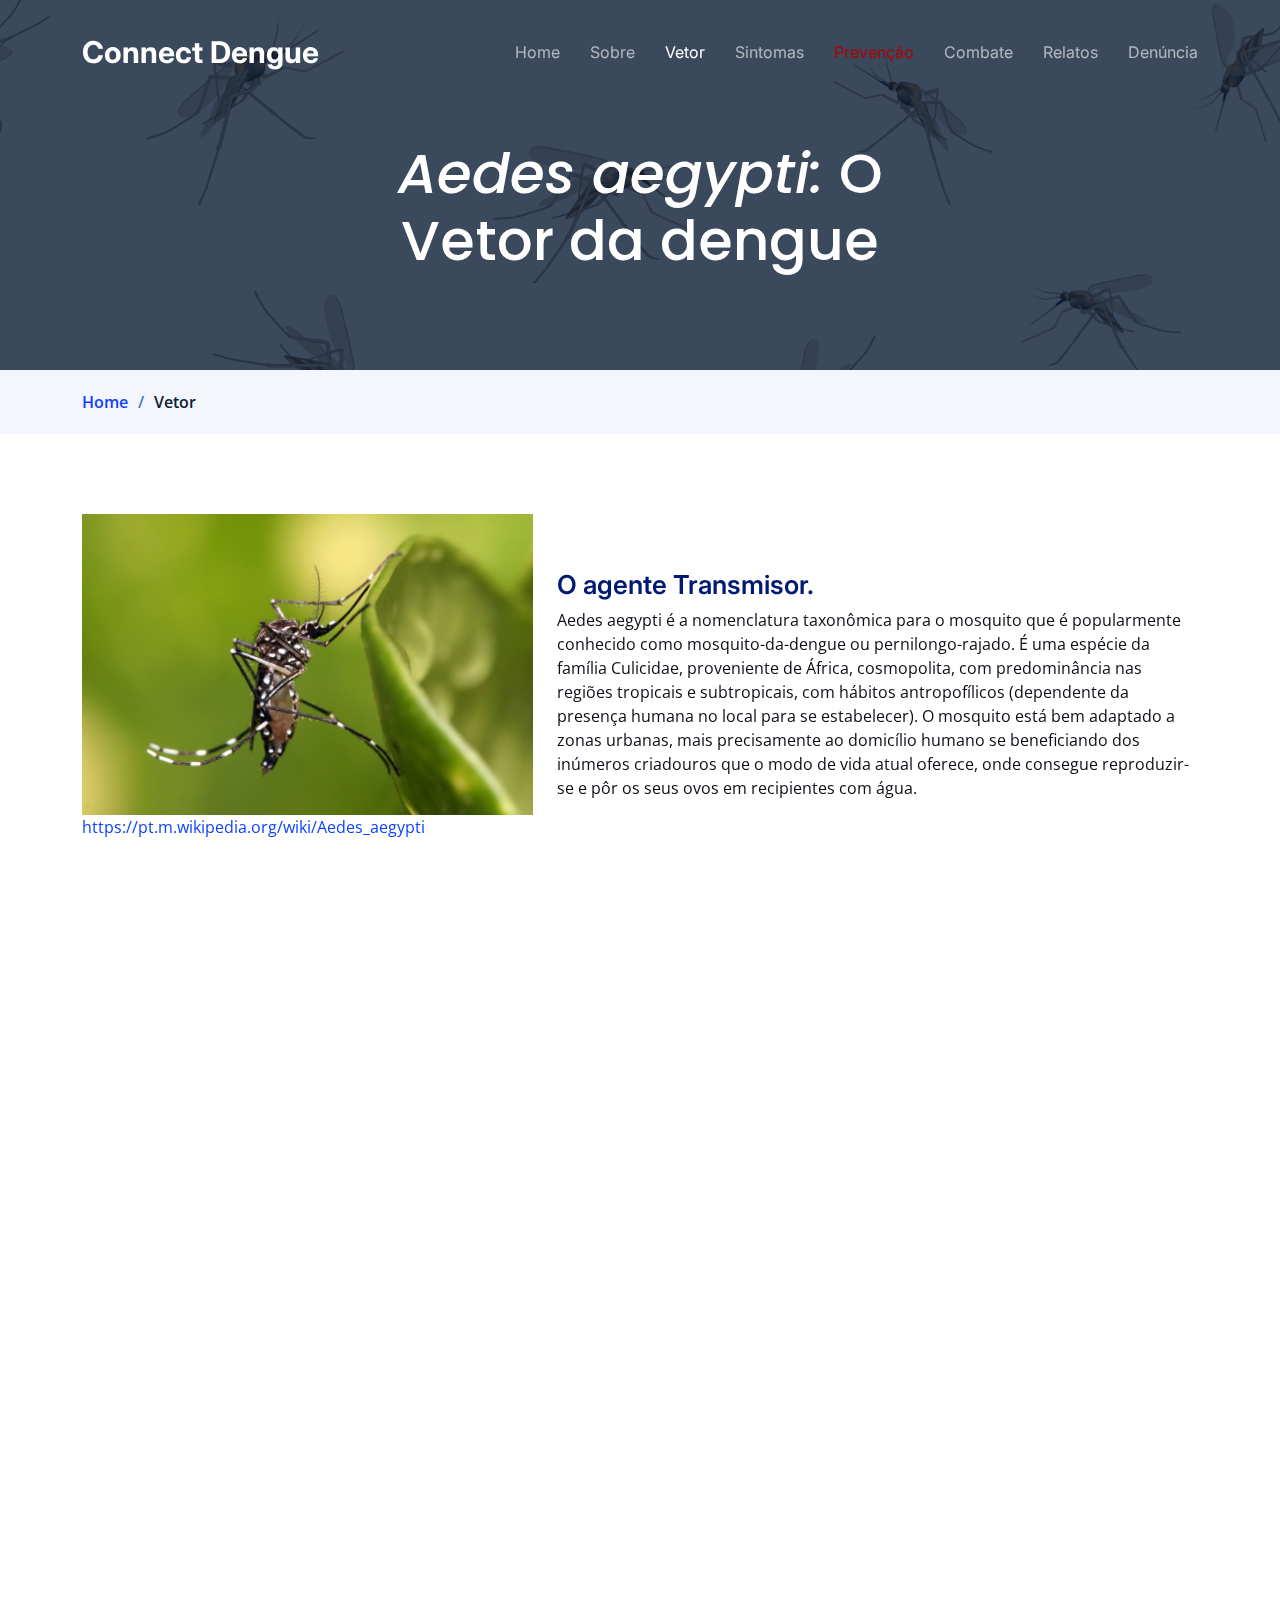
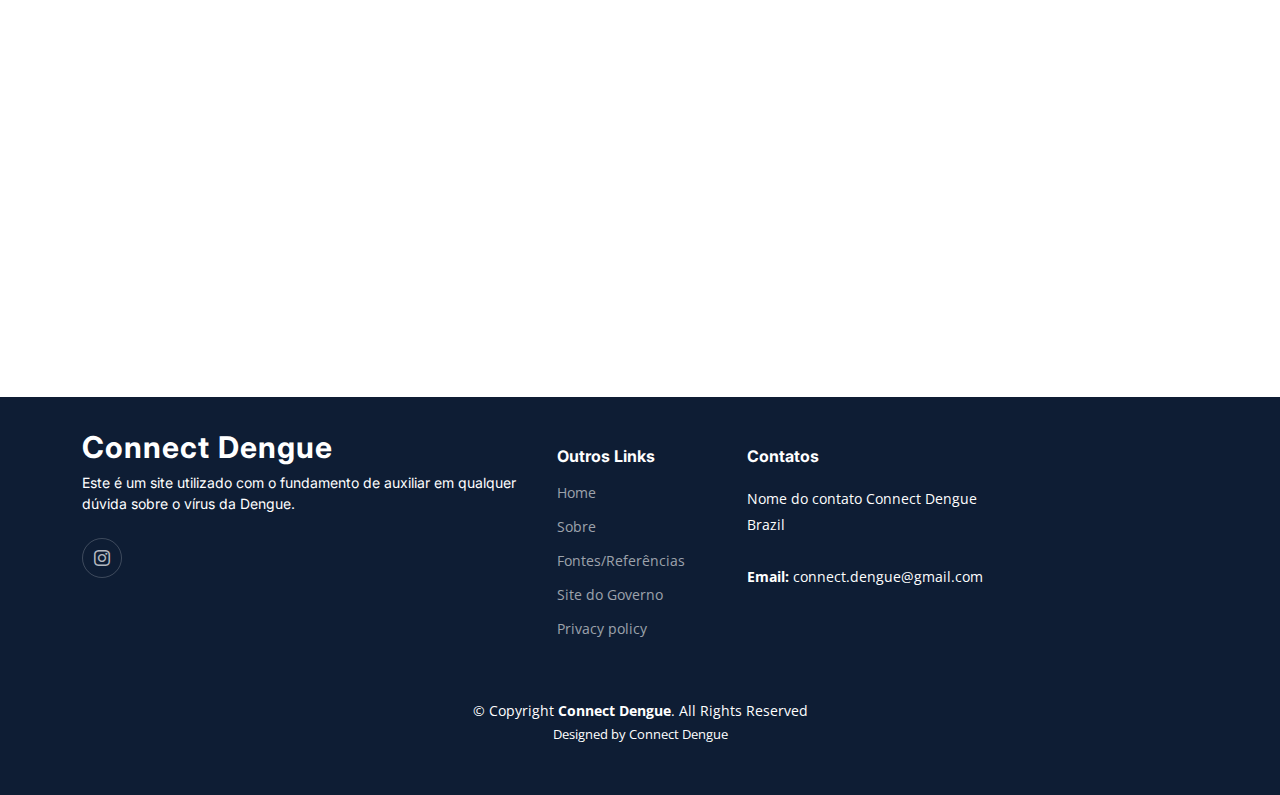
<file: vetor.html>
<!DOCTYPE html>
<html lang="en">

<head>
  <meta charset="utf-8">
  <meta content="width=device-width, initial-scale=1.0" name="viewport">

  <title>Vetor - Connect Dengue</title>
  <meta content="" name="description">
  <meta content="" name="keywords">

  <!-- Favicons -->
  <link href="images/icons/icon-152x152.png" rel="icon">
  <link href="images/icons/icon-152x152.png" rel="apple-touch-icon">

  <!-- Google Fonts -->
  <link rel="preconnect" href="https://fonts.googleapis.com">
  <link rel="preconnect" href="https://fonts.gstatic.com" crossorigin>
  <link
    href="https://fonts.googleapis.com/css2?family=Open+Sans:ital,wght@0,300;0,400;0,500;0,600;0,700;1,300;1,400;1,600;1,700&family=Poppins:ital,wght@0,300;0,400;0,500;0,600;0,700;1,300;1,400;1,500;1,600;1,700&family=Inter:ital,wght@0,300;0,400;0,500;0,600;0,700;1,300;1,400;1,500;1,600;1,700&display=swap"
    rel="stylesheet">

  <!-- Vendor CSS Files -->
  <link href="assets/vendor/bootstrap/css/bootstrap.min.css" rel="stylesheet">
  <link href="assets/vendor/bootstrap-icons/bootstrap-icons.css" rel="stylesheet">
  <link href="assets/vendor/fontawesome-free/css/all.min.css" rel="stylesheet">
  <link href="assets/vendor/glightbox/css/glightbox.min.css" rel="stylesheet">
  <link href="assets/vendor/swiper/swiper-bundle.min.css" rel="stylesheet">
  <link href="assets/vendor/aos/aos.css" rel="stylesheet">

  <!-- Template Main CSS File -->
  <link href="assets/css/main.css" rel="stylesheet">
</head>

<body>

  <!-- ======= Header ======= -->
  <header id="header" class="header d-flex align-items-center fixed-top">
    <div class="container-fluid container-xl d-flex align-items-center justify-content-between">

      <a href="index.html" class="logo d-flex align-items-center">
        <h1>Connect Dengue</h1>
      </a>

      <i class="mobile-nav-toggle mobile-nav-show bi bi-list"></i>
      <i class="mobile-nav-toggle mobile-nav-hide d-none bi bi-x"></i>
      <nav id="navbar" class="navbar">
        <ul>

          <li><a href="index.html">Home</a></li>
          <li><a href="sobre.html">Sobre</a></li>
          <li><a href="vetor.html" class="active">Vetor</a></li>
          <li><a href="sintomas.html">Sintomas</a></li>
          <li><a href="prevencao.html" style="color: rgb(173, 2, 2);">Prevenção</a></li>
          <li><a href="combates.html">Combate</a></li>
          <li><a href="relatos.php">Relatos</a></li>
          <li><a href="denuncia.html">Denúncia</a></li>

        </ul>
      </nav><!-- .navbar -->

    </div>
  </header><!-- End Header -->

  <main id="main">

    <!-- ======= Breadcrumbs ======= -->
    <div class="breadcrumbs">
      <div class="page-header d-flex align-items-center" style="background-image: url('assets/img/inicial-todas.jpg');">
        <div class="container position-relative">
          <div class="row d-flex justify-content-center">
            <div class="col-lg-6 text-center">
              <h2> <em>Aedes aegypti:</em> O Vetor da dengue</h2>
              <p></p>
            </div>
          </div>
        </div>
      </div>
      <nav>
        <div class="container">
          <ol>
            <li><a href="index.html">Home</a></li>
            <li>Vetor</li>
          </ol>
        </div>
      </nav>
    </div><!-- End Breadcrumbs -->

    <!-- ======= Features Section ======= -->
    <section id="features" class="features">
      <div class="container">

        <div class="row gy-4 align-items-center features-item" data-aos="fade-up">

          <div class="col-md-5">
            <figure>
              <img src="assets/img/dengue-vetor.jpg" class="img-fluid" alt="Foto de mosquito-da-dengue em macro.">
              <figurecaption> <a href="https://pt.m.wikipedia.org/wiki/Aedes_aegypti"
                  >https://pt.m.wikipedia.org/wiki/Aedes_aegypti</a></figurecaption>
            </figure>
          </div>
          <div class="col-md-7">
            <h3>O agente Transmisor.</h3>
            <p>
              Aedes aegypti é a nomenclatura taxonômica para o mosquito que é popularmente conhecido como
              mosquito-da-dengue ou pernilongo-rajado. É uma espécie da família Culicidae, proveniente de
              África, cosmopolita, com predominância nas regiões tropicais e subtropicais, com hábitos
              antropofílicos (dependente da presença humana no local para se estabelecer). O mosquito está
              bem adaptado a zonas urbanas, mais precisamente ao domicílio humano se beneficiando dos
              inúmeros criadouros que o modo de vida atual oferece, onde consegue reproduzir-se e pôr os
              seus ovos em recipientes com água.
            </p>

          </div>
        </div><!-- Features Item -->

        <div class="row gy-4 align-items-center features-item" data-aos="fade-up">
          <div class="col-md-5 order-1 order-md-2">
            <figure>
              <img src="assets/img/dengue-tabela-vetor.jpg" class="img-fluid" alt="Imagem com pequenas informações sobre a dengue, como seu agente, vetor e reservatório.">
              <figurecaption> <a
                  href="https://pressreleases.scielo.org/blog/2022/04/13/epidemia-de-zika-ainda-existe-seus-efeitos-permanecem/#.ZAm_lrdv80E" style="color: gray;">https://pressreleases.scielo.org/blog/2022/04/13/epidemia-de-zika-ainda-existe-seus-efeitos-permanecem/#.ZAm_lrdv80E</a>
              </figurecaption>
            </figure>
          </div>
          <div class="col-md-7 order-2 order-md-1">
            <h3></h3>
            <p>
              O ciclo de vida do Aedes aegypti é formado por quatro etapas básicas: ovo, larva, pupa e adulto.
              Do ovo ao adulto, o período de desenvolvimento é de aproximadamente 10 dias. Os ovos do Aedes
              aegypti têm formato alongado e cor negra brilhante, ficam depositados nas paredes de recipientes
              com água. Cada mosquito fêmea pode botar até 1500 ovos durante toda sua fase adulta. Os ovos ainda p
              odem resistir mais de 400 dias à seca. Já as larvas movimentam-se rapidamente para o fundo, com
              aversão à luz.
            </p>
          </div>
        </div><!-- Features Item -->

        <div class="row gy-4 align-items-center features-item" data-aos="fade-up">
          <div class="col-md-5 order-1 order-md-2">
            <figure>
              <img src="assets/img/larvas-Dengue-vetor.jpg" class="img-fluid" alt="Pote de vidro com larvas do mosquito da dengue.">
              <figurecaption> <a
                  href="https://www.embrapa.br/busca-de-imagens/-/midia/4961001/larvas-do-mosquito-aedes-aegypti" style="color: gray;">https://www.embrapa.br/busca-de-imagens/-/midia/4961001/larvas-do-mosquito-aedes-aegypti</a>
              </figurecaption>
            </figure>
          </div>
          <div class="col-md-7 order-2 order-md-1">
            <h3></h3>
            <p>
              O Aedes aegypti é o principal vetor dos vírus da dengue e da febre amarela urbana. Sua competência
              vetorial, distribuição mundial, alta incidência das doenças por ele transmitidas, ausência de
              programa de imunização consistente (dengue) e tratamento específico fazem com que o controle de sua
              população seja considerado problema de saúde pública. No Brasil, através do Programa Nacional de
              Combate a Dengue – PNCD são estabelecidos os protocolos e condutas a serem seguidos por União,
              Estados, Municípios e população no enfrentamento da Dengue.
            </p>
          </div>
        </div><!-- Features Item -->

      </div>
    </section><!-- End Features Section -->

  </main><!-- End #main -->

  <!-- ======= Footer ======= -->
  <footer id="footer" class="footer">

    <div class="container">
      <div class="row gy-4">
        <div class="col-lg-5 col-md-12 footer-info">
          <a href="index.html" class="logo d-flex align-items-center">
            <span>Connect Dengue</span>
          </a>
          <p>Este é um site utilizado com o fundamento de auxiliar em qualquer dúvida sobre o vírus da Dengue.</p>
          <div class="social-links d-flex mt-4">
            <a href="https://www.instagram.com/connect_dengue/?igshid=MzRlODBiNWFlZA%3D%3D" class="instagram"><i class="bi bi-instagram"></i></a>
          </div>
        </div>

        <div class="col-lg-2 col-6 footer-links">
          <h4>Outros Links</h4>
          <ul>
            <li><a href="index.html">Home</a></li>
            <li><a href="sobre.html">Sobre</a></li>
            <li><a href="fontes.html">Fontes/Referências</a></li>
            <li><a href="https://saude.sp.gov.br/">Site do Governo</a></li>
            <li><a href="#">Privacy policy</a></li>
          </ul>
        </div>

        <div class="col-lg-3 col-md-12 footer-contact text-center text-md-start">
          <h4>Contatos</h4>
          <p>
            Nome do contato Connect Dengue<br>
            Brazil<br><br>
            <strong>Email:</strong> connect.dengue@gmail.com<br>
          </p>

        </div>

      </div>
    </div>

    <div class="container mt-4">
      <div class="copyright">
        &copy; Copyright <strong><span>Connect Dengue</span></strong>. All Rights Reserved
      </div>
      <div class="credits">
        Designed by <a href="#">Connect Dengue</a>
      </div>
    </div>

  </footer><!-- End Footer -->
  <!-- End Footer -->

  <a href="#" class="scroll-top d-flex align-items-center justify-content-center"><i
      class="bi bi-arrow-up-short"></i></a>

  <div id="preloader"></div>

  <!-- Vendor JS Files -->
  <script src="assets/vendor/bootstrap/js/bootstrap.bundle.min.js"></script>
  <script src="assets/vendor/purecounter/purecounter_vanilla.js"></script>
  <script src="assets/vendor/glightbox/js/glightbox.min.js"></script>
  <script src="assets/vendor/swiper/swiper-bundle.min.js"></script>
  <script src="assets/vendor/aos/aos.js"></script>
  <script src="assets/vendor/php-email-form/validate.js"></script>

  <!-- Template Main JS File -->
  <script src="assets/js/main.js"></script>

</body>

</html>
</file>
<file: assets/css/main.css>
:root {
  --font-default: "Open Sans", system-ui, -apple-system, "Segoe UI", Roboto, "Helvetica Neue", Arial, "Noto Sans", "Liberation Sans", sans-serif, "Apple Color Emoji", "Segoe UI Emoji", "Segoe UI Symbol", "Noto Color Emoji";
  --font-primary: "Inter", sans-serif;
  --font-secondary: "Poppins", sans-serif;
}

/* Colors */
:root {
  --color-default: #0a0d13;
  --color-primary: #0d42ff;
  --color-secondary: #0e1d34;
}

/* Smooth scroll behavior */
:root {
  scroll-behavior: smooth;
}

/*--------------------------------------------------------------
# General
--------------------------------------------------------------*/
body {
  font-family: var(--font-default);
  color: var(--color-default);
}

a {
  color: var(--color-primary);
  text-decoration: none;
}

a:hover {
  color: #406aff;
  text-decoration: none;
}

h1,
h2,
h3,
h4,
h5,
h6 {
  font-family: var(--font-primary);
}

/*--------------------------------------------------------------
# Sections & Section Header
--------------------------------------------------------------*/
section {
  padding: 80px 0;
  overflow: hidden;
}

.section-header {
  text-align: center;
  padding: 30px 0;
  position: relative;
}

.section-header h2 {
  font-size: 32px;
  font-weight: 700;
  text-transform: uppercase;
  margin-bottom: 20px;
  padding-bottom: 0;
  color: #001973;
  position: relative;
  z-index: 2;
  margin-bottom: 20px;
  padding-bottom: 20px;
  position: relative;
}

.section-header h2:after {
  content: "";
  position: absolute;
  display: block;
  width: 50px;
  height: 3px;
  background: var(--color-primary);
  left: 0;
  right: 0;
  bottom: 0;
  margin: auto;
}

.section-header span {
  position: absolute;
  top: 46px;
  color: rgba(14, 29, 52, 0.06);
  left: 0;
  right: 0;
  z-index: 1;
  font-weight: 700;
  font-size: 56px;
  text-transform: uppercase;
  line-height: 0;
}

.section-header p {
  margin-bottom: 0;
  position: relative;
  z-index: 2;
}

@media (max-width: 640px) {
  .section-header h2 {
    font-size: 28px;
    margin-bottom: 15px;
  }

  .section-header span {
    font-size: 38px;
  }
}

/*--------------------------------------------------------------
# Breadcrumbs
--------------------------------------------------------------*/
.breadcrumbs .page-header {
  padding: 140px 0 80px 0;
  position: relative;
  background-size: cover;
  background-position: center;
  background-repeat: no-repeat;
}

.breadcrumbs .page-header:before {
  content: "";
  background-color: rgba(14, 29, 52, 0.8);
  position: absolute;
  inset: 0;
}

.breadcrumbs .page-header h2 {
  font-size: 56px;
  font-weight: 500;
  color: #fff;
  font-family: var(--font-secondary);
}

.breadcrumbs .page-header p {
  color: rgba(255, 255, 255, 0.8);
}

.breadcrumbs nav {
  background-color: #f3f6fc;
  padding: 20px 0;
}

.breadcrumbs nav ol {
  display: flex;
  flex-wrap: wrap;
  list-style: none;
  margin: 0;
  padding: 0;
  font-size: 16px;
  font-weight: 600;
  color: var(--color-secondary);
}

.breadcrumbs nav ol a {
  color: var(--color-primary);
  transition: 0.3s;
}

.breadcrumbs nav ol a:hover {
  text-decoration: underline;
}

.breadcrumbs nav ol li+li {
  padding-left: 10px;
}

.breadcrumbs nav ol li+li::before {
  display: inline-block;
  padding-right: 10px;
  color: #4278cc;
  content: "/";
}

/*--------------------------------------------------------------
# Scroll top button
--------------------------------------------------------------*/
.scroll-top {
  position: fixed;
  visibility: hidden;
  opacity: 0;
  right: 15px;
  bottom: 15px;
  z-index: 99999;
  background: var(--color-primary);
  width: 40px;
  height: 40px;
  border-radius: 4px;
  transition: all 0.4s;
}

.scroll-top i {
  font-size: 24px;
  color: #fff;
  line-height: 0;
}

.scroll-top:hover {
  background: rgba(13, 66, 255, 0.8);
  color: #fff;
}

.scroll-top.active {
  visibility: visible;
  opacity: 1;
}

/*--------------------------------------------------------------
# Preloader
--------------------------------------------------------------*/
#preloader {
  position: fixed;
  inset: 0;
  z-index: 9999;
  overflow: hidden;
  background: #fff;
  transition: all 0.6s ease-out;
  width: 100%;
  height: 100vh;
}

#preloader:before,
#preloader:after {
  content: "";
  position: absolute;
  border: 4px solid var(--color-primary);
  border-radius: 50%;
  -webkit-animation: animate-preloader 2s cubic-bezier(0, 0.2, 0.8, 1) infinite;
  animation: animate-preloader 2s cubic-bezier(0, 0.2, 0.8, 1) infinite;
}

#preloader:after {
  -webkit-animation-delay: -0.5s;
  animation-delay: -0.5s;
}

@-webkit-keyframes animate-preloader {
  0% {
    width: 10px;
    height: 10px;
    top: calc(50% - 5px);
    left: calc(50% - 5px);
    opacity: 1;
  }

  100% {
    width: 72px;
    height: 72px;
    top: calc(50% - 36px);
    left: calc(50% - 36px);
    opacity: 0;
  }
}

@keyframes animate-preloader {
  0% {
    width: 10px;
    height: 10px;
    top: calc(50% - 5px);
    left: calc(50% - 5px);
    opacity: 1;
  }

  100% {
    width: 72px;
    height: 72px;
    top: calc(50% - 36px);
    left: calc(50% - 36px);
    opacity: 0;
  }
}

/*--------------------------------------------------------------
# Disable aos animation delay on mobile devices
--------------------------------------------------------------*/
@media screen and (max-width: 768px) {
  [data-aos-delay] {
    transition-delay: 0 !important;
  }
}

/*--------------------------------------------------------------
# Header
--------------------------------------------------------------*/
.header {
  transition: all 0.5s;
  z-index: 997;
  padding: 30px 0;
}

.header.sticked {
  background: rgba(14, 29, 52, 0.9);
  padding: 15px 0;
  box-shadow: 0px 2px 20px rgba(14, 29, 52, 0.1);
}

.header .logo img {
  max-height: 40px;
  margin-right: 6px;
}

.header .logo h1 {
  font-size: 30px;
  margin: 0;
  font-weight: 700;
  color: #fff;
  font-family: var(--font-primary);
}

/*--------------------------------------------------------------
# Desktop Navigation
--------------------------------------------------------------*/
@media (min-width: 1280px) {
  .navbar {
    padding: 0;
  }

  .navbar ul {
    margin: 0;
    padding: 0;
    display: flex;
    list-style: none;
    align-items: center;
  }

  .navbar li {
    position: relative;
  }

  .navbar a,
  .navbar a:focus {
    display: flex;
    align-items: center;
    justify-content: space-between;
    padding: 10px 0 10px 30px;
    font-family: var(--font-primary);
    font-size: 16px;
    font-weight: 400;
    color: rgba(255, 255, 255, 0.6);
    white-space: nowrap;
    transition: 0.3s;
  }

  .navbar a i,
  .navbar a:focus i {
    font-size: 12px;
    line-height: 0;
    margin-left: 5px;
  }

  .navbar a:hover,
  .navbar .active,
  .navbar .active:focus,
  .navbar li:hover>a {
    color: #fff;
  }

  .navbar .get-a-quote,
  .navbar .get-a-quote:focus {
    background: var(--color-primary);
    padding: 8px 20px;
    margin-left: 30px;
    border-radius: 4px;
    color: #fff;
  }

  .navbar .get-a-quote:hover,
  .navbar .get-a-quote:focus:hover {
    color: #fff;
    background: #2756ff;
  }

  .navbar .dropdown ul {
    display: block;
    position: absolute;
    left: 14px;
    top: calc(100% + 30px);
    margin: 0;
    padding: 10px 0;
    z-index: 99;
    opacity: 0;
    visibility: hidden;
    background: #fff;
    box-shadow: 0px 0px 30px rgba(127, 137, 161, 0.25);
    transition: 0.3s;
    border-radius: 4px;
  }

  .navbar .dropdown ul li {
    min-width: 200px;
  }

  .navbar .dropdown ul a {
    padding: 10px 20px;
    font-size: 15px;
    text-transform: none;
    font-weight: 400;
    color: var(--color-secondary);
  }

  .navbar .dropdown ul a i {
    font-size: 12px;
  }

  .navbar .dropdown ul a:hover,
  .navbar .dropdown ul .active:hover,
  .navbar .dropdown ul li:hover>a {
    color: var(--color-primary);
  }

  .navbar .dropdown:hover>ul {
    opacity: 1;
    top: 100%;
    visibility: visible;
  }

  .navbar .dropdown .dropdown ul {
    top: 0;
    left: calc(100% - 30px);
    visibility: hidden;
  }

  .navbar .dropdown .dropdown:hover>ul {
    opacity: 1;
    top: 0;
    left: 100%;
    visibility: visible;
  }
}

@media (min-width: 1280px) and (max-width: 1366px) {
  .navbar .dropdown .dropdown ul {
    left: -90%;
  }

  .navbar .dropdown .dropdown:hover>ul {
    left: -100%;
  }
}

@media (min-width: 1280px) {

  .mobile-nav-show,
  .mobile-nav-hide {
    display: none;
  }
}

/*--------------------------------------------------------------
# Mobile Navigation
--------------------------------------------------------------*/
@media (max-width: 1279px) {
  .navbar {
    position: fixed;
    top: 0;
    right: -100%;
    width: 100%;
    max-width: 400px;
    bottom: 0;
    transition: 0.3s;
    z-index: 9997;
  }

  .navbar ul {
    position: absolute;
    inset: 0;
    padding: 50px 0 10px 0;
    margin: 0;
    background: rgba(14, 29, 52, 0.9);
    overflow-y: auto;
    transition: 0.3s;
    z-index: 9998;
  }

  .navbar a,
  .navbar a:focus {
    display: flex;
    align-items: center;
    justify-content: space-between;
    padding: 12px 20px;
    font-family: var(--font-primary);
    font-size: 16px;
    font-weight: 500;
    color: rgba(255, 255, 255, 0.7);
    white-space: nowrap;
    transition: 0.3s;
  }

  .navbar a i,
  .navbar a:focus i {
    font-size: 12px;
    line-height: 0;
    margin-left: 5px;
  }

  .navbar a:hover,
  .navbar .active,
  .navbar .active:focus,
  .navbar li:hover>a {
    color: #fff;
  }

  .navbar .get-a-quote,
  .navbar .get-a-quote:focus {
    background: var(--color-primary);
    padding: 8px 20px;
    border-radius: 4px;
    margin: 15px;
    color: #fff;
  }

  .navbar .get-a-quote:hover,
  .navbar .get-a-quote:focus:hover {
    color: #fff;
    background: rgba(13, 66, 255, 0.8);
  }

  .navbar .dropdown ul,
  .navbar .dropdown .dropdown ul {
    position: static;
    display: none;
    padding: 10px 0;
    margin: 10px 20px;
    transition: all 0.5s ease-in-out;
    border: 1px solid #19335c;
  }

  .navbar .dropdown>.dropdown-active,
  .navbar .dropdown .dropdown>.dropdown-active {
    display: block;
  }

  .mobile-nav-show {
    color: #fff;
    font-size: 28px;
    cursor: pointer;
    line-height: 0;
    transition: 0.5s;
    z-index: 9999;
    margin-right: 10px;
  }

  .mobile-nav-hide {
    color: #fff;
    font-size: 32px;
    cursor: pointer;
    line-height: 0;
    transition: 0.5s;
    position: fixed;
    right: 20px;
    top: 20px;
    z-index: 9999;
  }

  .mobile-nav-active {
    overflow: hidden;
  }

  .mobile-nav-active .navbar {
    right: 0;
  }

  .mobile-nav-active .navbar:before {
    content: "";
    position: fixed;
    inset: 0;
    background: rgba(14, 29, 52, 0.8);
    z-index: 9996;
  }
}

/*--------------------------------------------------------------
# Featured Services Section
--------------------------------------------------------------*/
.featured-services .service-item {
  position: relative;
  height: 100%;
  margin-bottom: 20px;
}

.featured-services .service-item .icon {
  margin-right: 20px;
}

.featured-services .service-item .icon i {
  color: #001f8d;
  font-size: 48px;
  transition: 0.3s;
}

.featured-services .service-item:hover .icon {
  background: #fff;
}

.featured-services .service-item:hover .icon i {
  color: var(--color-primary);
}

.featured-services .service-item .title {
  font-weight: 700;
  margin-bottom: 10px;
  font-size: 20px;
  color: var(--color-secondary);
  transition: 0.3s;
}

.featured-services .service-item .description {
  font-size: 15px;
  color: #132848;
  margin-bottom: 10px;
}

.featured-services .service-item .readmore {
  display: flex;
  align-items: center;
  color: var(--color-secondary);
  transition: 0.3s;
  font-weight: 700;
  font-size: 14px;
}

.featured-services .service-item .readmore i {
  margin-left: 8px;
}

.featured-services .service-item:hover .title,
.featured-services .service-item:hover .readmore,
.featured-services .service-item:hover .icon i {
  color: var(--color-primary);
}

/*--------------------------------------------------------------
# About Us Section
--------------------------------------------------------------*/
.about .content h3 {
  font-weight: 700;
  font-size: 32px;
  font-family: var(--font-secondary);
  color: #001f8d;
}

.about .content ul {
  list-style: none;
  padding: 0;
}

.about .content ul li {
  display: flex;
  align-items: flex-start;
  margin-top: 40px;
}

.about .content ul i {
  flex-shrink: 0;
  font-size: 48px;
  color: var(--color-primary);
  margin-right: 20px;
  line-height: 0;
}

.about .content ul h5 {
  font-size: 18px;
  font-weight: 700;
  color: #19335c;
}

.about .content ul p {
  font-size: 15px;
}

.about .content p:last-child {
  margin-bottom: 0;
}

.about .play-btn {
  width: 94px;
  height: 94px;
  background: radial-gradient(var(--color-primary) 50%, rgba(13, 66, 255, 0.4) 52%);
  border-radius: 50%;
  display: block;
  position: absolute;
  left: calc(50% - 47px);
  top: calc(50% - 47px);
  overflow: hidden;
}

.about .play-btn:before {
  content: "";
  position: absolute;
  width: 120px;
  height: 120px;
  -webkit-animation-delay: 0s;
  animation-delay: 0s;
  -webkit-animation: pulsate-btn 2s;
  animation: pulsate-btn 2s;
  -webkit-animation-direction: forwards;
  animation-direction: forwards;
  -webkit-animation-iteration-count: infinite;
  animation-iteration-count: infinite;
  -webkit-animation-timing-function: steps;
  animation-timing-function: steps;
  opacity: 1;
  border-radius: 50%;
  border: 5px solid rgba(13, 66, 255, 0.7);
  top: -15%;
  left: -15%;
  background: rgba(198, 16, 0, 0);
}

.about .play-btn:after {
  content: "";
  position: absolute;
  left: 50%;
  top: 50%;
  transform: translateX(-40%) translateY(-50%);
  width: 0;
  height: 0;
  border-top: 10px solid transparent;
  border-bottom: 10px solid transparent;
  border-left: 15px solid #fff;
  z-index: 100;
  transition: all 400ms cubic-bezier(0.55, 0.055, 0.675, 0.19);
}

.about .play-btn:hover:before {
  content: "";
  position: absolute;
  left: 50%;
  top: 50%;
  transform: translateX(-40%) translateY(-50%);
  width: 0;
  height: 0;
  border: none;
  border-top: 10px solid transparent;
  border-bottom: 10px solid transparent;
  border-left: 15px solid #fff;
  z-index: 200;
  -webkit-animation: none;
  animation: none;
  border-radius: 0;
}

.about .play-btn:hover:after {
  border-left: 15px solid var(--color-primary);
  transform: scale(20);
}

@-webkit-keyframes pulsate-btn {
  0% {
    transform: scale(0.6, 0.6);
    opacity: 1;
  }

  100% {
    transform: scale(1, 1);
    opacity: 0;
  }
}

@keyframes pulsate-btn {
  0% {
    transform: scale(0.6, 0.6);
    opacity: 1;
  }

  100% {
    transform: scale(1, 1);
    opacity: 0;
  }
}

/*--------------------------------------------------------------
# Services Section
--------------------------------------------------------------*/
.services .card {
  border: 1px solid rgba(14, 29, 52, 0.15);
  background: #fff;
  position: relative;
  border-radius: 0;
  height: 100%;
}

.services .card .card-img {
  overflow: hidden;
  margin-bottom: 15px;
  border-radius: 0;
}

.services .card .card-img img {
  transition: 0.3s ease-in-out;
}

.services .card h3 {
  font-weight: 700;
  font-size: 18px;
  margin-bottom: 5px;
  padding: 10px 30px;
  text-transform: uppercase;
}

.services .card a {
  color: #001973;
  transition: 0.3;
}

.services .card a:hover {
  color: var(--color-primary);
}

.services .card p {
  padding: 0 30px;
  margin-bottom: 30px;
  color: var(--color-secondary);
  font-size: 15px;
}

.services .card:hover .card-img img {
  transform: scale(1.1);
}

/*--------------------------------------------------------------
# Call To Action Section
--------------------------------------------------------------*/
.call-to-action {
  background: linear-gradient(rgba(14, 29, 52, 0.6), rgba(14, 29, 52, 0.8)), url("../img/cta-bg.jpg") center center;
  background-size: cover;
  padding: 100px 0;
}

@media (min-width: 1365px) {
  .call-to-action {
    background-attachment: fixed;
  }
}

.call-to-action h3 {
  color: #fff;
  font-size: 28px;
  font-weight: 700;
}

.call-to-action p {
  color: #fff;
}

.call-to-action .cta-btn {
  font-family: var(--font-primary);
  font-weight: 500;
  font-size: 16px;
  letter-spacing: 1px;
  display: inline-block;
  padding: 12px 40px;
  border-radius: 5px;
  transition: 0.5s;
  margin: 10px;
  border: 2px solid #fff;
  color: #fff;
}

.call-to-action .cta-btn:hover {
  background: var(--color-primary);
  border: 2px solid var(--color-primary);
}

/*--------------------------------------------------------------
# Features Section
--------------------------------------------------------------*/
.features {
  padding-top: 80px;
}

.features .features-item+.features-item {
  margin-top: 100px;
}

@media (max-width: 640px) {
  .features .features-item+.features-item {
    margin-top: 40px;
  }
}

.features .features-item h3 {
  font-weight: 600;
  font-size: 26px;
  color: #001973;
}

.features .features-item ul {
  list-style: none;
  padding: 0;
}

.features .features-item ul li {
  padding-bottom: 10px;
}

.features .features-item ul li:last-child {
  padding-bottom: 0;
}

.features .features-item ul i {
  font-size: 20px;
  padding-right: 4px;
  color: var(--color-primary);
}

.features .features-item p:last-child {
  margin-bottom: 0;
}

/*--------------------------------------------------------------
# Pricing Section
--------------------------------------------------------------*/
.pricing .pricing-item {
  padding: 60px 40px;
  box-shadow: 0 3px 20px -2px rgba(108, 117, 125, 0.15);
  background: #fff;
  height: 100%;
  border-top: 4px solid #fff;
  border-radius: 5px;
}

.pricing h3 {
  font-weight: 600;
  margin-bottom: 15px;
  font-size: 20px;
  color: var(--color-secondary);
}

.pricing h4 {
  font-size: 48px;
  color: var(--color-primary);
  font-weight: 400;
  font-family: var(--font-primary);
  margin-bottom: 25px;
}

.pricing h4 sup {
  font-size: 28px;
}

.pricing h4 span {
  color: rgba(108, 117, 125, 0.8);
  font-size: 18px;
}

.pricing ul {
  padding: 20px 0;
  list-style: none;
  color: #6c757d;
  text-align: left;
  line-height: 20px;
}

.pricing ul li {
  padding: 10px 0;
  display: flex;
  align-items: center;
}

.pricing ul i {
  color: #059652;
  font-size: 24px;
  padding-right: 3px;
}

.pricing ul .na {
  color: rgba(108, 117, 125, 0.5);
}

.pricing ul .na i {
  color: rgba(108, 117, 125, 0.5);
}

.pricing ul .na span {
  text-decoration: line-through;
}

.pricing .buy-btn {
  display: inline-block;
  padding: 12px 35px;
  border-radius: 4px;
  color: var(--color-primary);
  transition: none;
  font-size: 16px;
  font-weight: 500;
  font-family: var(--font-primary);
  transition: 0.3s;
  border: 1px solid var(--color-primary);
}

.pricing .buy-btn:hover {
  background: var(--color-primary);
  color: #fff;
}

.pricing .featured {
  border-top-color: var(--color-primary);
}

.pricing .featured .buy-btn {
  background: var(--color-primary);
  color: #fff;
}

@media (max-width: 992px) {
  .pricing .box {
    max-width: 60%;
    margin: 0 auto 30px auto;
  }
}

@media (max-width: 767px) {
  .pricing .box {
    max-width: 80%;
    margin: 0 auto 30px auto;
  }
}

@media (max-width: 420px) {
  .pricing .box {
    max-width: 100%;
    margin: 0 auto 30px auto;
  }
}

/*--------------------------------------------------------------
# Frequently Asked Questions Section
--------------------------------------------------------------*/
.faq {
  padding-top: 80px;
}

.faq .accordion-item {
  border: 0;
  margin-bottom: 10px;
}

.faq .accordion-collapse {
  border: 0;
}

.faq .accordion-button {
  padding: 15px 30px 20px 60px;
  font-weight: 600;
  border: 0;
  font-size: 18px;
  color: var(--color-default);
  text-align: left;
  background: rgba(14, 29, 52, 0.03);
  border-radius: 5px;
}

.faq .accordion-button:focus {
  box-shadow: none;
}

.faq .accordion-button:not(.collapsed) {
  color: var(--color-primary);
  border-bottom: 0;
  box-shadow: none;
}

.faq .question-icon {
  position: absolute;
  top: 14px;
  left: 25px;
  font-size: 20px;
  color: var(--color-primary);
}

.faq .accordion-button:after {
  position: absolute;
  right: 15px;
  top: 15px;
}

.faq .accordion-body {
  padding: 0 30px 25px 60px;
  border: 0;
  background: rgba(14, 29, 52, 0.03);
  border-radius: 5px;
}

/*--------------------------------------------------------------
# Testimonials Section
--------------------------------------------------------------*/
.testimonials {
  padding: 80px 0;
  background: url("../img/fundo-criadores-home.jpg") no-repeat;
  background-position: center center;
  background-size: cover;
  position: relative;
}

.testimonials::before {
  content: "";
  position: absolute;
  inset: 0;
  background: rgba(14, 29, 52, 0.7);
}

.testimonials .section-header {
  margin-bottom: 40px;
}

.testimonials .testimonials-carousel,
.testimonials .testimonials-slider {
  overflow: hidden;
}

.testimonials .testimonial-item {
  text-align: center;
  color: #fff;
}

.testimonials .testimonial-item .testimonial-img {
  width: 100px;
  border-radius: 50%;
  border: 6px solid rgba(255, 255, 255, 0.15);
  margin: 0 auto;
}

.testimonials .testimonial-item h3 {
  font-size: 20px;
  font-weight: bold;
  margin: 10px 0 5px 0;
  color: #fff;
}

.testimonials .testimonial-item h4 {
  font-size: 14px;
  color: rgba(255, 255, 255, 0.6);
  margin: 0 0 15px 0;
}

.testimonials .testimonial-item .stars {
  margin-bottom: 15px;
}

.testimonials .testimonial-item .stars i {
  color: #ffc107;
  margin: 0 1px;
}

.testimonials .testimonial-item .quote-icon-left,
.testimonials .testimonial-item .quote-icon-right {
  color: rgba(255, 255, 255, 0.6);
  font-size: 26px;
  line-height: 0;
}

.testimonials .testimonial-item .quote-icon-left {
  display: inline-block;
  left: -5px;
  position: relative;
}

.testimonials .testimonial-item .quote-icon-right {
  display: inline-block;
  right: -5px;
  position: relative;
  top: 10px;
  transform: scale(-1, -1);
}

.testimonials .testimonial-item p {
  font-style: italic;
  margin: 0 auto 15px auto;
}

.testimonials .swiper-pagination {
  margin-top: 20px;
  position: relative;
}

.testimonials .swiper-pagination .swiper-pagination-bullet {
  width: 12px;
  height: 12px;
  background-color: rgba(255, 255, 255, 0.4);
  opacity: 0.5;
}

.testimonials .swiper-pagination .swiper-pagination-bullet-active {
  background-color: #fff;
  opacity: 1;
}

@media (min-width: 992px) {
  .testimonials .testimonial-item p {
    width: 80%;
  }
}

/*--------------------------------------------------------------
# Stats Counter Section
--------------------------------------------------------------*/
.stats-counter .stats-item {
  padding: 30px;
  width: 100%;
}

.stats-counter .stats-item span {
  font-size: 48px;
  display: block;
  color: var(--color-secondary);
  font-weight: 700;
  margin-bottom: 20px;
  padding-bottom: 20px;
  position: relative;
}

.stats-counter .stats-item span:after {
  content: "";
  position: absolute;
  display: block;
  width: 25px;
  height: 3px;
  background: var(--color-primary);
  left: 0;
  right: 0;
  bottom: 0;
  margin: auto;
}

.stats-counter .stats-item p {
  padding: 0;
  margin: 0;
  font-family: var(--font-primary);
  font-size: 15px;
  font-weight: 500;
  color: var(--color-secondary);
}

/*--------------------------------------------------------------
# Our Team Section
--------------------------------------------------------------*/
.team .member {
  text-align: center;
  margin-bottom: 20px;
  background: #fff;
  border: 1px solid rgba(14, 29, 52, 0.15);
}

.team .member img {
  margin: -1px -1px 30px -1px;
}

.team .member .member-content {
  padding: 0 20px 30px 20px;
}

.team .member h4 {
  font-weight: 700;
  margin-bottom: 2px;
  font-size: 18px;
}

.team .member span {
  font-style: italic;
  display: block;
  font-size: 13px;
  color: #6c757d;
}

.team .member p {
  padding-top: 10px;
  font-size: 14px;
  font-style: italic;
  color: #6c757d;
}

.team .member .social {
  margin-top: 15px;
}

.team .member .social a {
  color: rgba(14, 29, 52, 0.5);
  transition: 0.3s;
}

.team .member .social a:hover {
  color: var(--color-primary);
}

.team .member .social i {
  font-size: 18px;
  margin: 0 2px;
}

/*--------------------------------------------------------------
# Horizontal Pricing Section
--------------------------------------------------------------*/
.horizontal-pricing .pricing-item {
  box-shadow: 0 3px 20px -2px rgba(108, 117, 125, 0.15);
  padding-bottom: 30px;
  background: #fff;
  height: 100%;
  position: relative;
}

.horizontal-pricing h3 {
  font-weight: 700;
  margin-bottom: 0;
  font-size: 24px;
  color: var(--color-secondary);
}

.horizontal-pricing h4 {
  font-size: 48px;
  color: var(--color-primary);
  font-weight: 400;
  font-family: var(--font-primary);
  margin-bottom: 25px;
  text-align: center;
}

.horizontal-pricing h4 sup {
  font-size: 28px;
}

.horizontal-pricing h4 span {
  color: rgba(108, 117, 125, 0.8);
  font-size: 18px;
}

.horizontal-pricing ul {
  padding: 20px 0;
  list-style: none;
  color: #6c757d;
  text-align: left;
  line-height: 20px;
}

.horizontal-pricing ul li {
  padding-top: 15px;
  display: flex;
  align-items: center;
}

.horizontal-pricing ul i {
  color: #059652;
  font-size: 24px;
  padding-right: 3px;
}

.horizontal-pricing ul .na {
  color: rgba(108, 117, 125, 0.5);
}

.horizontal-pricing ul .na i {
  color: rgba(108, 117, 125, 0.5);
}

.horizontal-pricing ul .na span {
  text-decoration: line-through;
}

.horizontal-pricing .buy-btn {
  display: inline-block;
  padding: 12px 40px;
  border-radius: 4px;
  color: #fff;
  background-color: var(--color-primary);
  border: 2px solid var(--color-primary);
  transition: none;
  font-size: 16px;
  font-weight: 500;
  transition: 0.3s;
  font-family: var(--font-primary);
}

.horizontal-pricing .buy-btn:hover {
  background: #406aff;
  border-color: #406aff;
}

.horizontal-pricing .featured {
  background: var(--color-primary);
}

.horizontal-pricing .featured h3,
.horizontal-pricing .featured h4,
.horizontal-pricing .featured h4 span,
.horizontal-pricing .featured ul,
.horizontal-pricing .featured ul .na,
.horizontal-pricing .featured ul i,
.horizontal-pricing .featured ul .na i {
  color: #fff;
}

.horizontal-pricing .featured .buy-btn {
  background: var(--color-primary);
  color: #fff;
  border-color: #fff;
}

.horizontal-pricing .featured .buy-btn:hover {
  background: #fff;
  color: var(--color-primary);
}

/*--------------------------------------------------------------
# Get a Quote Section
--------------------------------------------------------------*/
.get-a-quote .quote-bg {
  min-height: 500px;
  background-size: cover;
  background-position: center;
}

.get-a-quote .php-email-form {
  background: #f3f6fc;
  padding: 40px;
  height: 100%;
}

@media (max-width: 575px) {
  .get-a-quote .php-email-form {
    padding: 20px;
  }
}

.get-a-quote .php-email-form h3 {
  font-size: 14px;
  font-weight: 700;
  text-transform: uppercase;
  letter-spacing: 1px;
}

.get-a-quote .php-email-form h4 {
  font-size: 14px;
  font-weight: 700;
  text-transform: uppercase;
  letter-spacing: 1px;
  margin: 20px 0 0 0;
}

.get-a-quote .php-email-form p {
  font-size: 14px;
  margin-bottom: 20px;
}

.get-a-quote .php-email-form .error-message {
  display: none;
  color: #fff;
  background: #f0f0f0;
  text-align: left;
  padding: 15px;
  margin-bottom: 24px;
  font-weight: 600;
}

.get-a-quote .php-email-form .sent-message {
  display: none;
  color: #fff;
  background: #059652;
  text-align: center;
  padding: 15px;
  margin-bottom: 24px;
  font-weight: 600;
}

.get-a-quote .php-email-form .loading {
  display: none;
  background: #fff;
  text-align: center;
  padding: 15px;
  margin-bottom: 24px;
}

.get-a-quote .php-email-form .loading:before {
  content: "";
  display: inline-block;
  border-radius: 50%;
  width: 24px;
  height: 24px;
  margin: 0 10px -6px 0;
  border: 3px solid #059652;
  border-top-color: #fff;
  -webkit-animation: animate-loading 1s linear infinite;
  animation: animate-loading 1s linear infinite;
}

.get-a-quote .php-email-form input,
.get-a-quote .php-email-form textarea {
  border-radius: 0;
  box-shadow: none;
  font-size: 14px;
  border-radius: 0;
}

.get-a-quote .php-email-form input:focus,
.get-a-quote .php-email-form textarea:focus {
  border-color: var(--color-primary);
}

.get-a-quote .php-email-form input {
  padding: 12px 15px;
}

.get-a-quote .php-email-form textarea {
  padding: 12px 15px;
}

.get-a-quote .php-email-form button[type=submit] {
  background: var(--color-primary);
  border: 0;
  padding: 10px 30px;
  color: #fff;
  transition: 0.4s;
  border-radius: 4px;
}

.get-a-quote .php-email-form button[type=submit]:hover {
  background: rgba(13, 66, 255, 0.8);
}

@-webkit-keyframes animate-loading {
  0% {
    transform: rotate(0deg);
  }

  100% {
    transform: rotate(360deg);
  }
}

@keyframes animate-loading {
  0% {
    transform: rotate(0deg);
  }

  100% {
    transform: rotate(360deg);
  }
}

/*--------------------------------------------------------------
# Contact Section
--------------------------------------------------------------*/
.contact .info-item+.info-item {
  margin-top: 40px;
}

.contact .info-item i {
  font-size: 20px;
  background: var(--color-primary);
  color: #fff;
  width: 44px;
  height: 44px;
  display: flex;
  justify-content: center;
  align-items: center;
  border-radius: 4px;
  transition: all 0.3s ease-in-out;
  margin-right: 15px;
}

.contact .info-item h4 {
  padding: 0;
  font-size: 20px;
  font-weight: 600;
  margin-bottom: 5px;
  color: var(--color-secondary);
}

.contact .info-item p {
  padding: 0;
  margin-bottom: 0;
  font-size: 14px;
  color: rgba(14, 29, 52, 0.8);
}

.contact .php-email-form {
  width: 100%;
  background: #fff;
}

.contact .php-email-form .form-group {
  padding-bottom: 8px;
}

.contact .php-email-form .error-message {
  display: none;
  color: black;
  background: #ffffff;
  text-align: left;
  padding: 15px;
  font-weight: 600;
}

.contact .php-email-form .error-message br+br {
  margin-top: 25px;
}

.contact .php-email-form .sent-message {
  display: none;
  color: #fff;
  background: #059652;
  text-align: center;
  padding: 15px;
  font-weight: 600;
}

.contact .php-email-form .loading {
  display: none;
  background: #fff;
  text-align: center;
  padding: 15px;
}

.contact .php-email-form .loading:before {
  content: "";
  display: inline-block;
  border-radius: 50%;
  width: 24px;
  height: 24px;
  margin: 0 10px -6px 0;
  border: 3px solid #059652;
  border-top-color: #fff;
  -webkit-animation: animate-loading 1s linear infinite;
  animation: animate-loading 1s linear infinite;
}

.contact .php-email-form input,
.contact .php-email-form textarea {
  border-radius: 4px;
  box-shadow: none;
  font-size: 14px;
}

.contact .php-email-form input {
  height: 44px;
}

.contact .php-email-form textarea {
  padding: 10px 12px;
}

.contact .php-email-form button[type=submit] {
  background: var(--color-primary);
  border: 0;
  padding: 10px 35px;
  color: #fff;
  transition: 0.4s;
  border-radius: 5px;
}

.contact .php-email-form button[type=submit]:hover {
  background: rgba(13, 66, 255, 0.8);
}

@keyframes animate-loading {
  0% {
    transform: rotate(0deg);
  }

  100% {
    transform: rotate(360deg);
  }
}

/*--------------------------------------------------------------
# Service Details Section
--------------------------------------------------------------*/
.service-details .services-list {
  padding: 10px 30px;
  border: 1px solid #d3dff3;
  margin-bottom: 20px;
}

.service-details .services-list a {
  display: block;
  line-height: 1;
  padding: 8px 0 8px 15px;
  border-left: 3px solid #c2cbdf;
  margin: 20px 0;
  color: var(--color-secondary);
  transition: 0.3s;
}

.service-details .services-list a.active {
  font-weight: 700;
  border-color: var(--color-primary);
}

.service-details .services-list a:hover {
  border-color: var(--color-primary);
}

.service-details .services-img {
  margin-bottom: 20px;
}

.service-details h3 {
  font-size: 28px;
  font-weight: 700;
  color: var(--color-secondary);
}

.service-details h4 {
  font-size: 20px;
  font-weight: 700;
  color: var(--color-secondary);
}

.service-details p {
  font-size: 15px;
}

.service-details ul {
  list-style: none;
  padding: 0;
  font-size: 15px;
}

.service-details ul li {
  padding: 5px 0;
  display: flex;
  align-items: center;
}

.service-details ul i {
  font-size: 20px;
  margin-right: 8px;
  color: var(--color-primary);
}

/*--------------------------------------------------------------
# Hero Section
--------------------------------------------------------------*/
.hero {
  width: 100%;
  min-height: 50vh;
  background-color: var(--color-secondary);
  background-image: url("../img/hero-bg.png");
  background-size: cover;
  background-position: center;
  position: relative;
  padding: 120px 0 60px 0;
  color: rgba(255, 255, 255, 0.8);
}

.hero h2 {
  margin-bottom: 20px;
  padding: 0;
  font-size: 48px;
  font-weight: 700;
  color: #fff;
}

@media (max-width: 575px) {
  .hero h2 {
    font-size: 30px;
  }
}

.hero p {
  font-size: 15px;
  font-weight: 400;
  margin-bottom: 40px;
}

.hero form {
  background: #fff;
  padding: 10px;
  border-radius: 10px;
}

.hero form .form-control {
  padding-top: 18px;
  padding-bottom: 18px;
  padding-left: 20px;
  padding-right: 20px;
  border: none;
  margin-right: 10px;
  border: none !important;
  background: none !important;
}

.hero form .form-control:hover,
.hero form .form-control:focus {
  outline: none;
  box-shadow: none;
}

.hero form .btn-primary {
  background-color: var(--color-primary);
  padding: 15px 30px;
}

.hero form .btn-primary:hover {
  background-color: #2756ff;
}

.hero .stats-item {
  padding: 30px;
  width: 100%;
}

.hero .stats-item span {
  font-size: 32px;
  display: block;
  font-weight: 700;
  margin-bottom: 15px;
  padding-bottom: 15px;
  position: relative;
}

.hero .stats-item span:after {
  content: "";
  position: absolute;
  display: block;
  width: 20px;
  height: 3px;
  background: var(--color-primary);
  left: 0;
  right: 0;
  bottom: 0;
  margin: auto;
}

.hero .stats-item p {
  padding: 0;
  margin: 0;
  font-family: var(--font-primary);
  font-size: 15px;
  font-weight: 600;
}

/*--------------------------------------------------------------
# Footer
--------------------------------------------------------------*/
.footer {
  font-size: 14px;
  background-color: var(--color-secondary);
  padding: 50px 0;
  color: white;
}

.footer .footer-info .logo {
  line-height: 0;
  margin-bottom: 25px;
}

.footer .footer-info .logo img {
  max-height: 40px;
  margin-right: 6px;
}

.footer .footer-info .logo span {
  font-size: 30px;
  font-weight: 700;
  letter-spacing: 1px;
  color: #fff;
  font-family: var(--font-primary);
}

.footer .footer-info p {
  font-size: 14px;
  font-family: var(--font-primary);
}

.footer .social-links a {
  display: flex;
  align-items: center;
  justify-content: center;
  width: 40px;
  height: 40px;
  border-radius: 50%;
  border: 1px solid rgba(255, 255, 255, 0.2);
  font-size: 16px;
  color: rgba(255, 255, 255, 0.7);
  margin-right: 10px;
  transition: 0.3s;
}

.footer .social-links a:hover {
  color: #fff;
  border-color: #fff;
}

.footer h4 {
  font-size: 16px;
  font-weight: bold;
  position: relative;
  padding-bottom: 12px;
}

.footer .footer-links {
  margin-bottom: 30px;
}

.footer .footer-links ul {
  list-style: none;
  padding: 0;
  margin: 0;
}

.footer .footer-links ul i {
  padding-right: 2px;
  color: rgba(13, 66, 255, 0.8);
  font-size: 12px;
  line-height: 0;
}

.footer .footer-links ul li {
  padding: 10px 0;
  display: flex;
  align-items: center;
}

.footer .footer-links ul li:first-child {
  padding-top: 0;
}

.footer .footer-links ul a {
  color: rgba(255, 255, 255, 0.6);
  transition: 0.3s;
  display: inline-block;
  line-height: 1;
}

.footer .footer-links ul a:hover {
  color: #fff;
}

.footer .footer-contact p {
  line-height: 26px;
}

.footer .copyright {
  text-align: center;
}

.footer .credits {
  padding-top: 4px;
  text-align: center;
  font-size: 13px;
}

.footer .credits a {
  color: #fff;
}

/** ===============================================================
Podemos organizar isto melhor, e quem vai fazer isto, TODO O GRUPO
===================================================================*/

/** ===============================================================
Partes que comecamos a inserir css para que possivel melhora de 
identificacao para nos na epoca
===================================================================*/

#exemplo {
  margin: auto;
  border-width: 0.1px;
  border-style: solid;
  border-color: grey;
  padding: 20px;
  width: 75%;
  border-radius: 15px;
}

#bordinha {
  width: 75%;
  border-width: 0.1px;
  border-style: solid;
  border-color: grey;
  margin: auto;
  padding: 20px;
  border-radius: 15px;
  text-align: center;
}

#nome {
  margin: auto;
  width: 50%;
  padding: 15px;
  border-radius: 15px;
  border-color: grey;
}

#relato {
  width: 50%;
  padding: 15px;
  height: 25%;
  border-radius: 15px;
}

#enviar {
  background-color: blue;
  color: white;
  border-width: 0px;
  width: 40%;
  padding: 8px;
  border-radius: 15px;
  text-align: center;
  justify-content: space-around;
}

#criar {
  background-color: blue;
  color: white;
  border-width: 0px;
  width: 100%;
  padding: 8px;
  border-radius: 15px;
  text-align: center;

}

#centralizar {
  margin: auto;
  width: 40%;
}

#email {
  margin: auto;
  width: 250px;
  padding: 9px;
  border-radius: 15px;
  border-color: grey;
}

#senha {
  margin: auto;
  width: 200px;
  padding: 9px;
  border-radius: 15px;
  border-color: grey;
}

#centro {
  margin: auto;
  text-align: center;
}

#bordinha-login {
  background: white;
  width: 535px;
  border-width: 0.1px;
  border-style: solid;
  border-color: grey;
  margin: auto;
  padding: 20px;
  border-radius: 15px;
}

#estados {
  border-radius: 15px;
  padding: 9px;
}

#tabela {
  margin: auto;
  width: 750px;

}

table {
  border-collapse: collapse;
}

table,
th,
td {
  border: 1px solid black;
  padding: 10px;
}

#bordinha-quiz {
  background: white;
  width: 50%;
  border-width: 0.1px;
  border-style: solid;
  border-color: grey;
  border-radius: 15px;
  margin: auto;
  padding: 20px;
}

#correto1,
#correto2,
#correto3,
#correto4,
#correto5,
#errado-p1r1,
#errado-p1r2,
#errado-p1r3,
#errado-p2r1,
#errado-p2r2,
#errado-p2r3,
#errado-p3r1,
#errado-p3r2,
#errado-p3r3,
#errado-p4r1,
#errado-p4r2,
#errado-p4r3,
#errado-p5r1,
#errado-p5r2,
#errado-p5r3 {
  border-radius: 5px;
  padding: 5px;
  display: flex;
}

#quiz {
  color: blue;
  text-align: center;
  width: 50%;
  margin: auto;
}

#botaoQuiz {
  background: blue;
  color: white;
  padding: 10px;
  width: 40%;
  margin: auto;
  border-radius: 15px;
  text-align: center;
}

#quizTamanho {
  width: 100%;
}

#resQuiz {
  text-align: center;
}

.oculta{
  color: #f00;
  display: none;
}
.exibido{
  display: inline;
}
.erroFormulario{
  border-color: #f00;
  border-radius: 3px;
}

@media (min-width: 200px) and (max-width: 1200px) { 
  #exemplo {
    width: 90%;
  }

  #botaoQuiz {
    width: 80%;
  }
  
  #quiz {
    width: 90%;
  }
  #bordinha{
    width: 90%;
  }
  #bordinha-quiz {
    width: 90%;
  }
  #relato {
    width: 90%;
    height: 75%;
  }
 }
</file>
